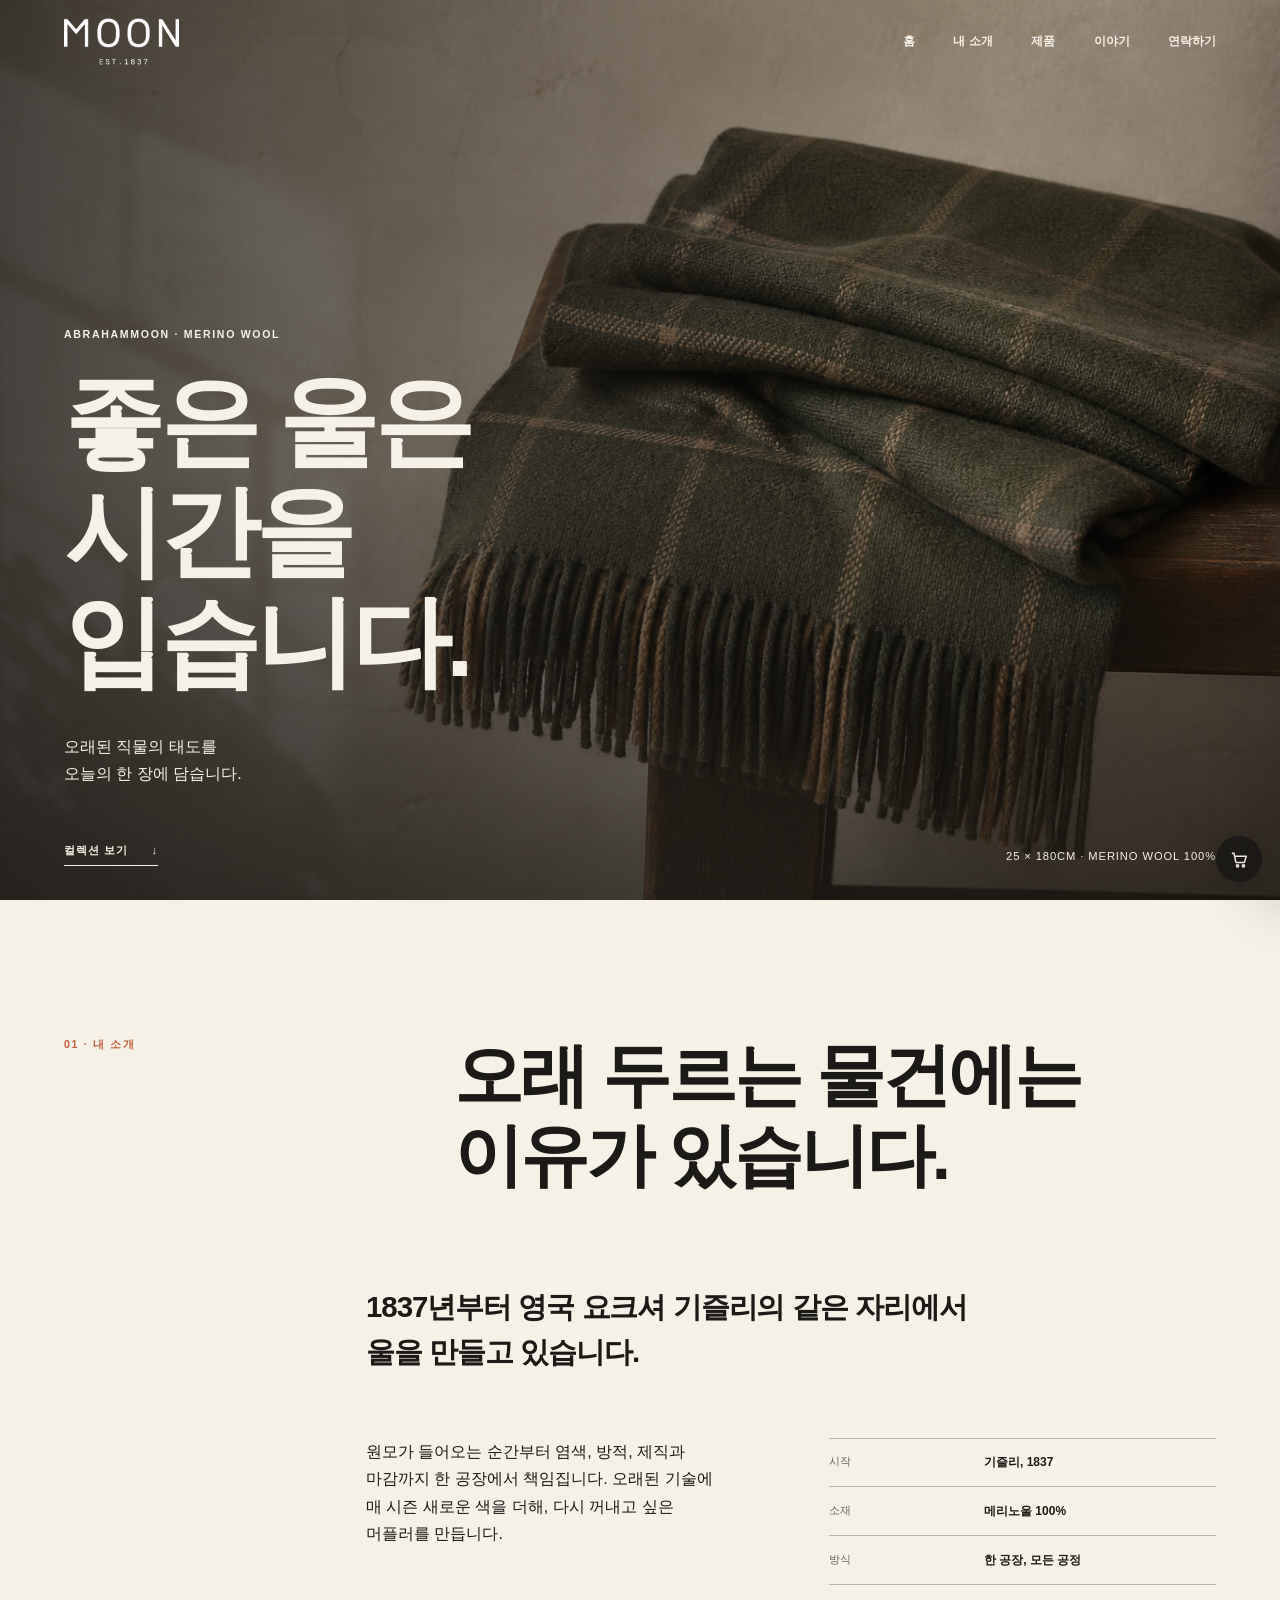
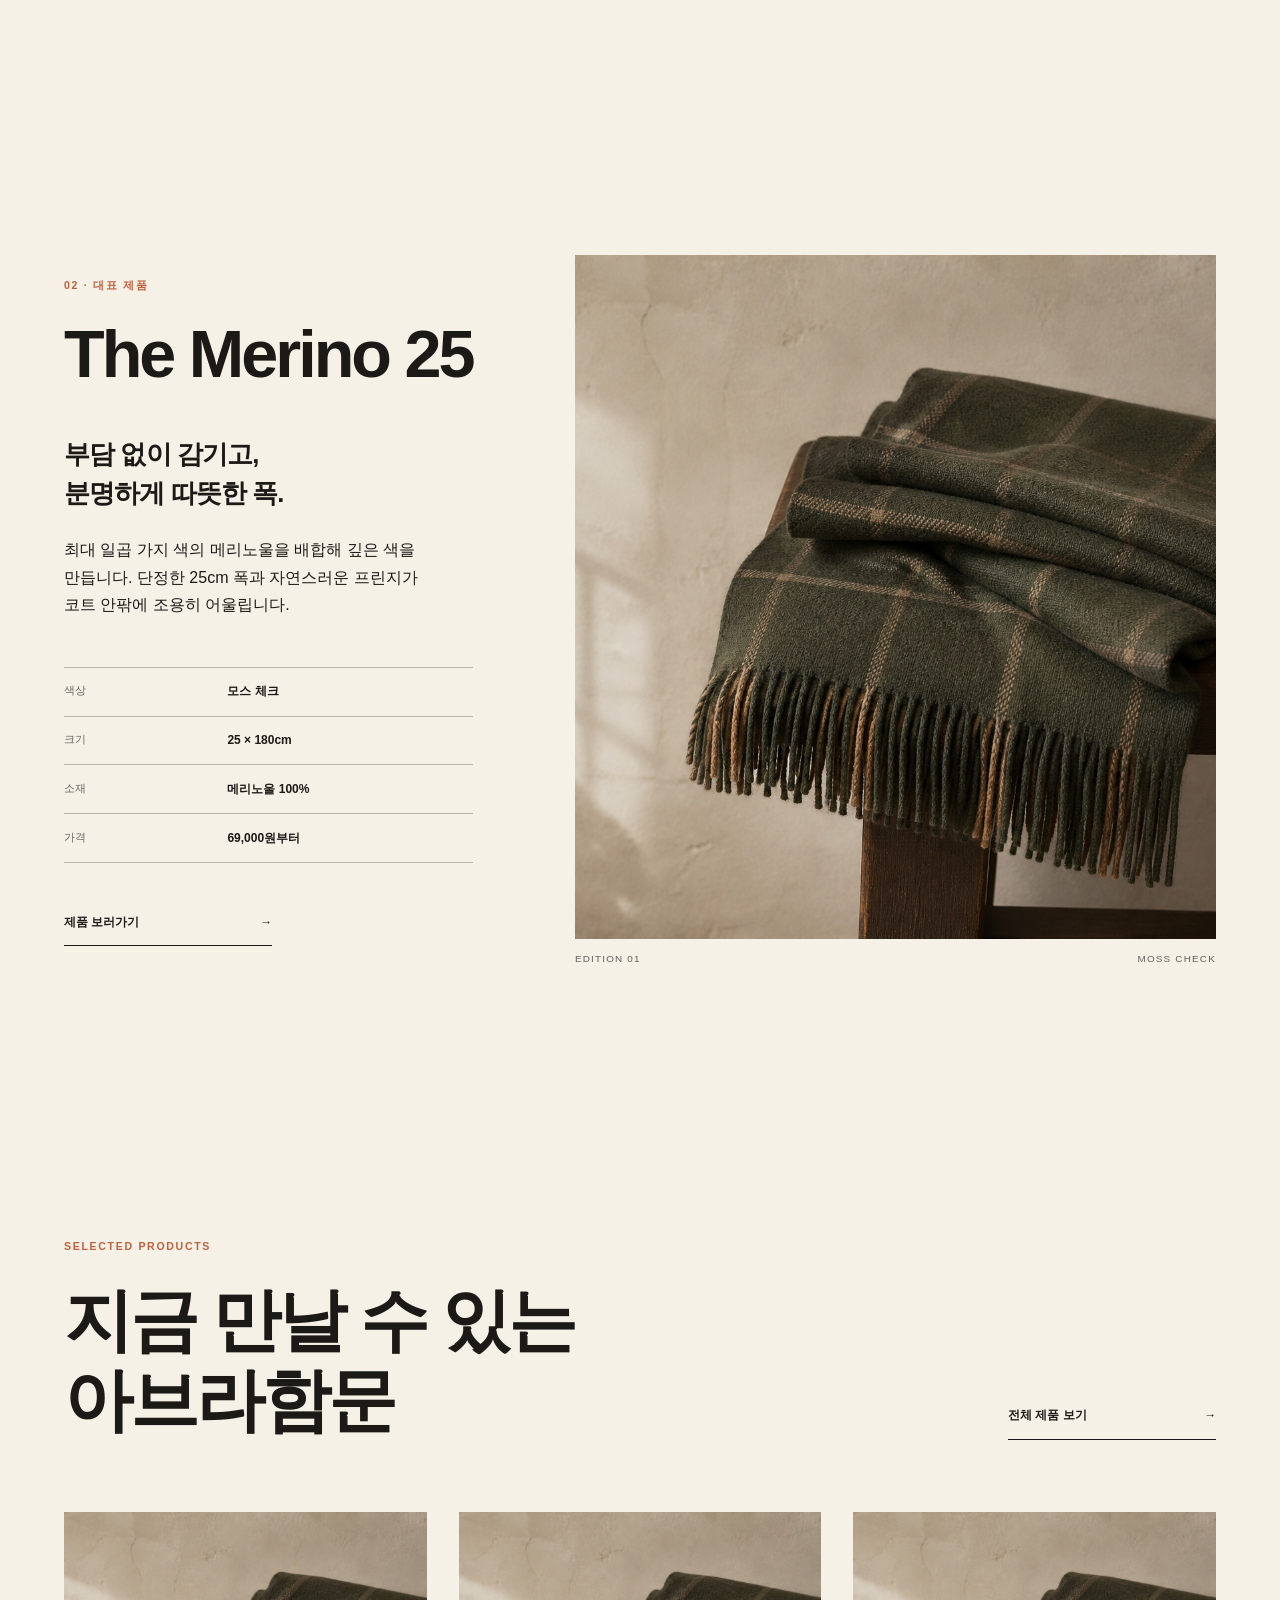
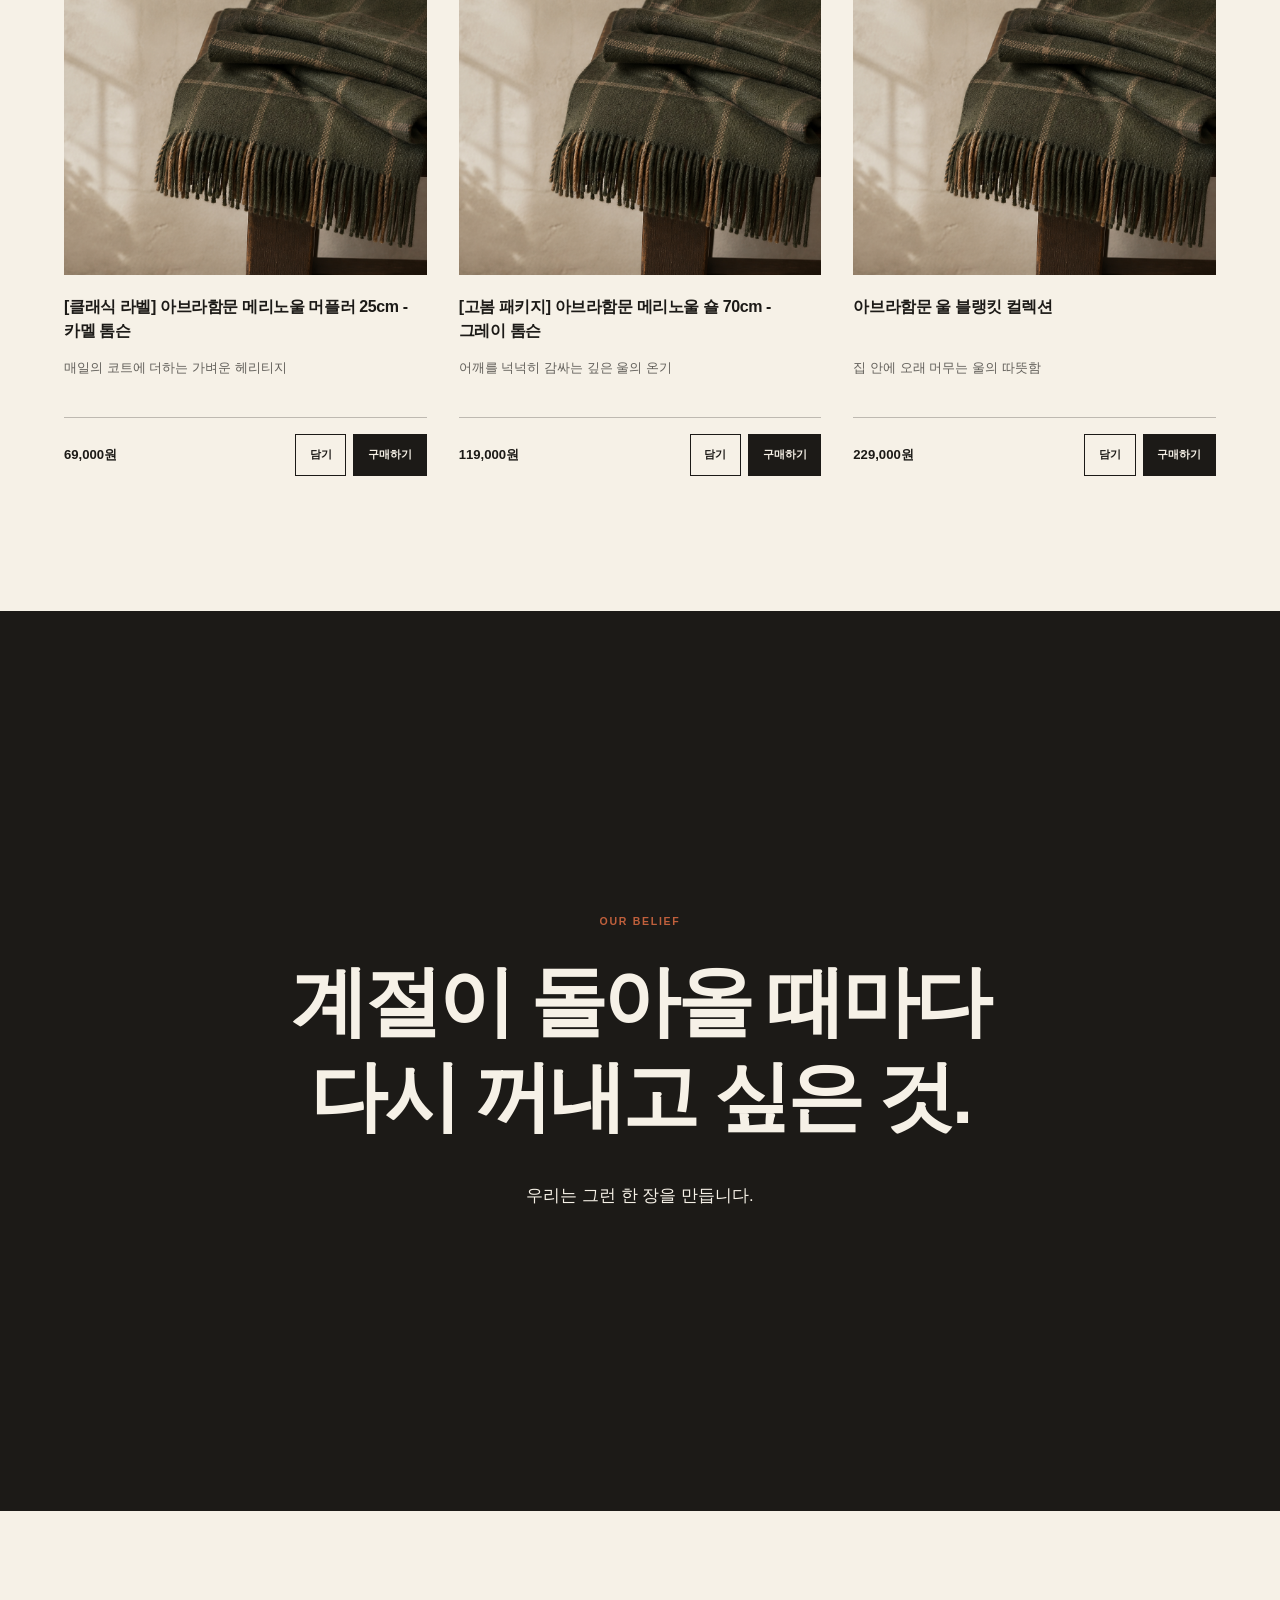
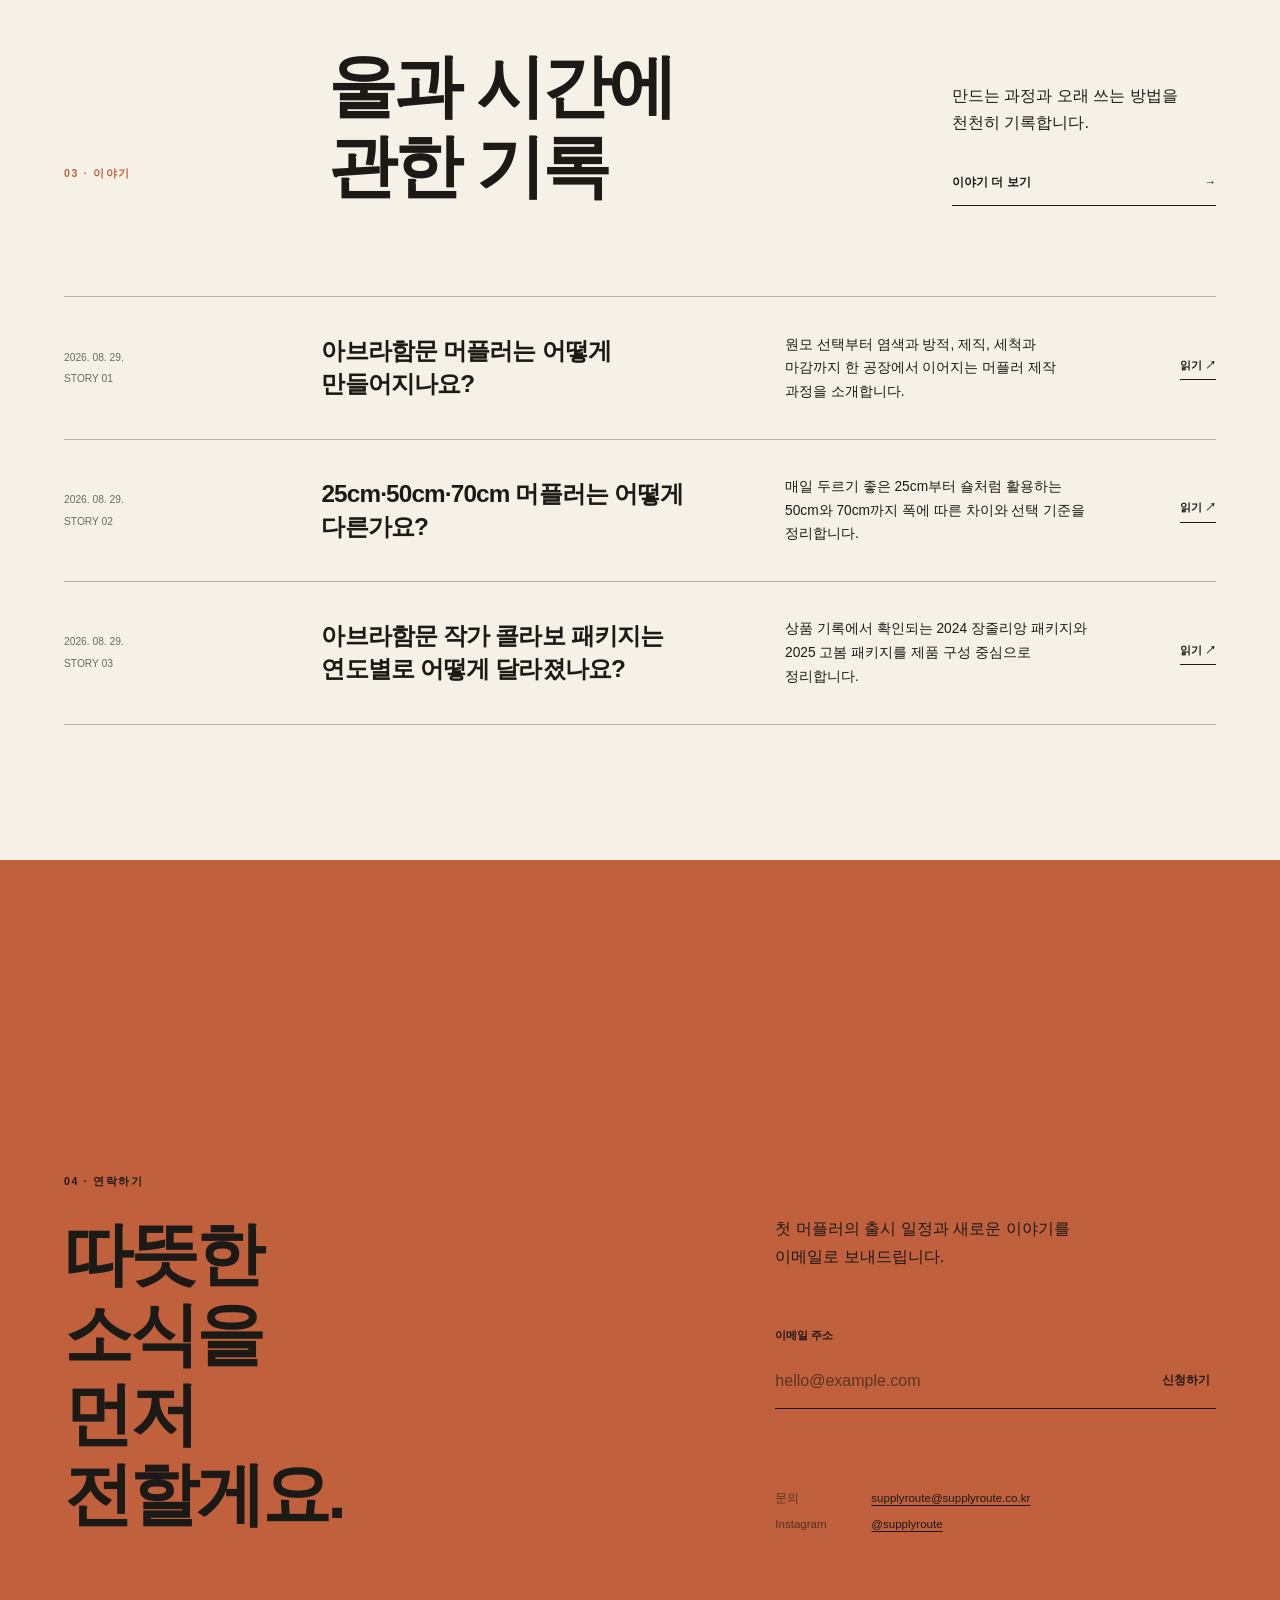
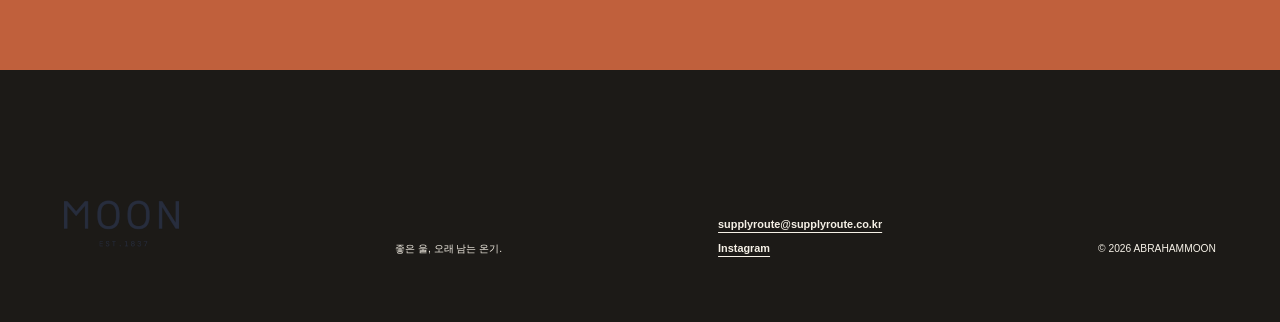
<file: index.html>
<!doctype html>
<html lang="ko">
<head>
  <meta charset="utf-8">
  <meta name="viewport" content="width=device-width, initial-scale=1">
  <meta name="google-site-verification" content="_J6cHB0h9uCOF76orli_g7ZYO8QkRP26V7AE0wf_xrk" />
  <meta name="description" content="좋은 울과 오래된 방식으로 만든 25cm 메리노울 머플러, 아브라함문.">
  <meta name="theme-color" content="#F6F1E7">
  <link rel="canonical" href="https://abrahammoon-muffler.vercel.app/">
  <meta property="og:title" content="아브라함문 — 좋은 울은 시간을 입습니다">
  <meta property="og:description" content="영국의 헤리티지를 오늘의 감각으로 풀어낸 25cm 메리노울 머플러.">
  <meta property="og:type" content="website">
  <meta property="og:url" content="https://abrahammoon-muffler.vercel.app/">
  <meta property="og:image" content="https://abrahammoon-muffler.vercel.app/assets/abrahammoon-merino-muffler.png">
  <title>아브라함문 — 메리노울 머플러 25cm</title>
  <link rel="stylesheet" href="styles.css">
  <script src="script.js" defer></script>
  <script src="products.js" defer></script>
  <script type="application/ld+json">{"@context":"https://schema.org","@graph":[{"@type":"Organization","name":"아브라함문","url":"https://abrahammoon-muffler.vercel.app/"},{"@type":"WebSite","name":"아브라함문","url":"https://abrahammoon-muffler.vercel.app/","inLanguage":"ko-KR"}]}</script>
  <link rel="stylesheet" href="assets/cart.css">
</head>
<body>
  <a class="skip-link" href="#main">본문으로 건너뛰기</a>

  <header class="site-header" data-header>
    <a class="wordmark" href="#home" aria-label="아브라함문 홈">
      <img class="wordmark-logo" src="assets/moon-logo.webp" alt="아브라함문" width="200" height="120">
    </a>
    <button class="menu-button" type="button" aria-expanded="false" aria-controls="site-nav" data-menu-button>
      <span>메뉴</span><span class="menu-icon" aria-hidden="true"></span>
    </button>
    <nav class="site-nav" id="site-nav" aria-label="주요 메뉴" data-nav>
      <a href="#home">홈</a>
      <a href="about.html">내 소개</a>
      <a href="products.html">제품</a>
      <a href="story/">이야기</a>
      <a href="contact.html">연락하기</a>
    </nav>
  </header>

  <main id="main">
    <section class="hero" id="home" aria-labelledby="hero-title">
      <img class="hero-image" src="assets/abrahammoon-merino-muffler.png" alt="나무 벤치 위에 놓인 모스 체크 메리노울 머플러" width="1536" height="1024">
      <div class="hero-scrim" aria-hidden="true"></div>
      <div class="hero-content reveal">
        <p class="eyebrow">Abrahammoon · Merino wool</p>
        <h1 id="hero-title">좋은 울은<br>시간을 입습니다.</h1>
        <p class="hero-intro">오래된 직물의 태도를<br>오늘의 한 장에 담습니다.</p>
      </div>
      <div class="hero-foot">
        <a href="products.html">컬렉션 보기 <span aria-hidden="true">↓</span></a>
        <p>25 × 180cm · Merino wool 100%</p>
      </div>
    </section>

    <section class="about" id="about" aria-labelledby="about-title">
      <div class="section-intro reveal">
        <p class="section-label">01 · 내 소개</p>
        <h2 id="about-title">오래 두르는 물건에는<br>이유가 있습니다.</h2>
      </div>
      <div class="about-body reveal">
        <p class="lead">1837년부터 영국 요크셔 기즐리의 같은 자리에서 울을 만들고 있습니다.</p>
        <div class="about-columns">
          <p>원모가 들어오는 순간부터 염색, 방적, 제직과 마감까지 한 공장에서 책임집니다. 오래된 기술에 매 시즌 새로운 색을 더해, 다시 꺼내고 싶은 머플러를 만듭니다.</p>
          <dl class="facts">
            <div><dt>시작</dt><dd>기즐리, 1837</dd></div>
            <div><dt>소재</dt><dd>메리노울 100%</dd></div>
            <div><dt>방식</dt><dd>한 공장, 모든 공정</dd></div>
          </dl>
        </div>
      </div>
    </section>

    <section class="product" id="product" aria-labelledby="product-title">
      <div class="product-copy reveal">
        <p class="section-label">02 · 대표 제품</p>
        <h2 id="product-title">The Merino 25</h2>
        <p class="lead">부담 없이 감기고,<br>분명하게 따뜻한 폭.</p>
        <p>최대 일곱 가지 색의 메리노울을 배합해 깊은 색을 만듭니다. 단정한 25cm 폭과 자연스러운 프린지가 코트 안팎에 조용히 어울립니다.</p>
        <dl class="product-specs">
          <div><dt>색상</dt><dd>모스 체크</dd></div>
          <div><dt>크기</dt><dd>25 × 180cm</dd></div>
          <div><dt>소재</dt><dd>메리노울 100%</dd></div>
          <div><dt>가격</dt><dd>69,000원부터</dd></div>
        </dl>
        <a class="text-link" href="products.html">제품 보러가기 <span aria-hidden="true">→</span></a>
      </div>
      <figure class="product-visual reveal">
        <img src="assets/abrahammoon-merino-muffler.png" alt="모스와 카멜 체크의 메리노울 머플러와 프린지 디테일" loading="lazy" width="1536" height="1024">
        <figcaption><span>Edition 01</span><span>Moss check</span></figcaption>
      </figure>
    </section>

    <section class="featured-products" aria-labelledby="featured-products-title">
      <div class="featured-products-heading reveal">
        <div>
          <p class="section-label">Selected products</p>
          <h2 id="featured-products-title">지금 만날 수 있는<br>아브라함문</h2>
        </div>
        <a class="text-link" href="products.html">전체 제품 보기 <span aria-hidden="true">→</span></a>
      </div>
      <div class="catalog-grid catalog-grid-featured" data-product-list data-featured data-limit="3">
        <p class="catalog-message">대표 제품을 불러오는 중입니다.</p>
      </div>
    </section>

    <section class="belief" aria-labelledby="belief-title">
      <div class="belief-inner reveal">
        <p class="section-label">Our belief</p>
        <h2 id="belief-title">계절이 돌아올 때마다<br>다시 꺼내고 싶은 것.</h2>
        <p>우리는 그런 한 장을 만듭니다.</p>
      </div>
    </section>

    <section class="journal" id="journal" aria-labelledby="journal-title">
      <div class="journal-heading reveal">
        <p class="section-label">03 · 이야기</p>
        <h2 id="journal-title">울과 시간에 관한 기록</h2>
        <div class="journal-heading-side">
          <p>만드는 과정과 오래 쓰는 방법을 천천히 기록합니다.</p>
          <a class="text-link" href="story/">이야기 더 보기 <span aria-hidden="true">→</span></a>
        </div>
      </div>
      <div class="journal-list" data-story-list>
        <p class="journal-message">최신 이야기를 불러오는 중입니다.</p>
      </div>
    </section>

    <section class="contact" id="contact" aria-labelledby="contact-title">
      <div class="contact-heading reveal">
        <p class="section-label">04 · 연락하기</p>
        <h2 id="contact-title">따뜻한 소식을<br>먼저 전할게요.</h2>
      </div>
      <div class="contact-body reveal">
        <p>첫 머플러의 출시 일정과 새로운 이야기를 이메일로 보내드립니다.</p>
        <form class="signup-form" data-signup-form>
          <label for="email">이메일 주소</label>
          <div class="input-row">
            <input id="email" name="email" type="email" autocomplete="email" placeholder="hello@example.com" required>
            <button type="submit">신청하기</button>
          </div>
          <p class="form-message" data-form-message aria-live="polite"></p>
        </form>
        <div class="contact-direct">
          <span>문의</span><a href="mailto:supplyroute@supplyroute.co.kr">supplyroute@supplyroute.co.kr</a>
          <span>Instagram</span><a href="https://www.instagram.com/supplyroute" target="_blank" rel="noopener noreferrer">@supplyroute</a>
        </div>
      </div>
    </section>
  </main>

  <footer class="site-footer">
    <a class="wordmark" href="#home"><img class="wordmark-logo" src="assets/moon-logo.webp" alt="아브라함문" width="200" height="120"></a>
    <p>좋은 울, 오래 남는 온기.</p>
    <div class="site-footer-contact">
      <a href="mailto:supplyroute@supplyroute.co.kr" target="_blank" rel="noopener noreferrer">supplyroute@supplyroute.co.kr</a>
      <a href="https://www.instagram.com/supplyroute" target="_blank" rel="noopener noreferrer">Instagram</a>
    </div>
    <p>© <span data-year></span> ABRAHAMMOON</p>
  </footer>
  <script src="assets/cart.js" defer></script>
</body>
</html>
</file>
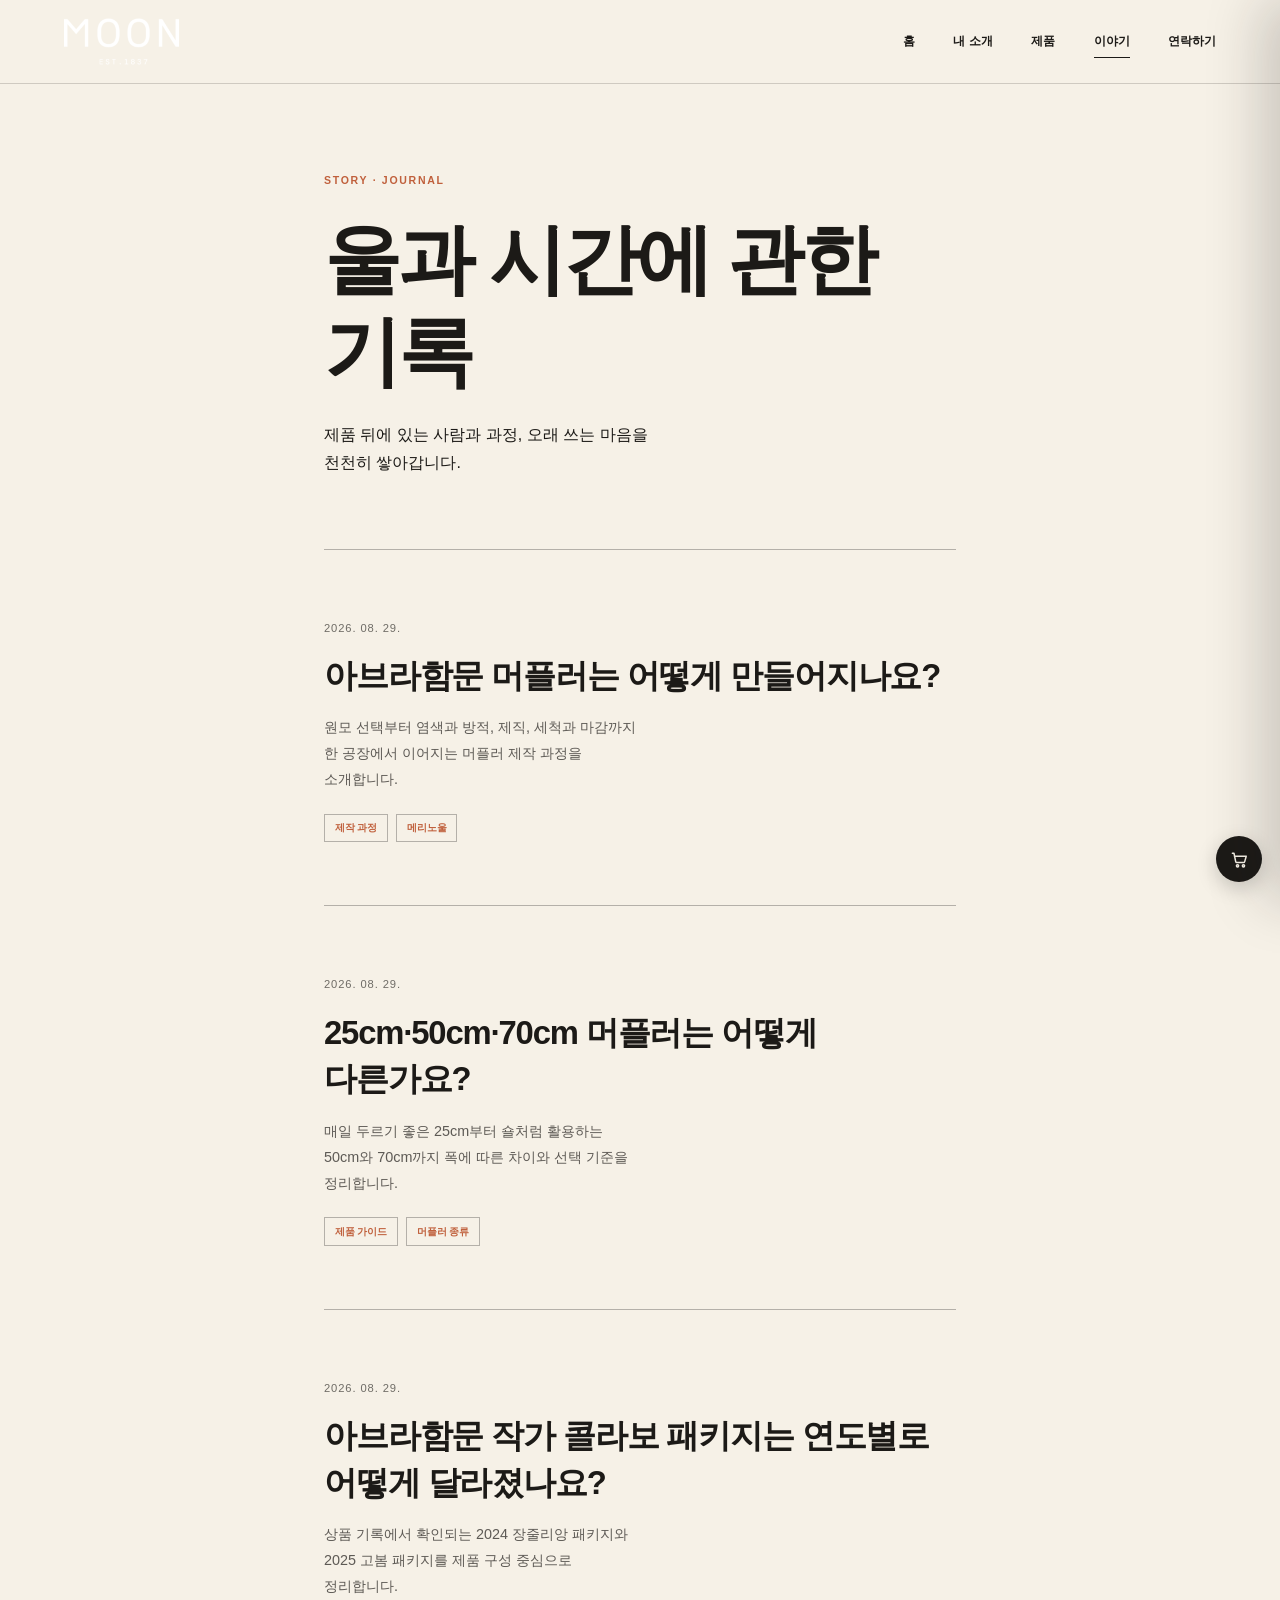
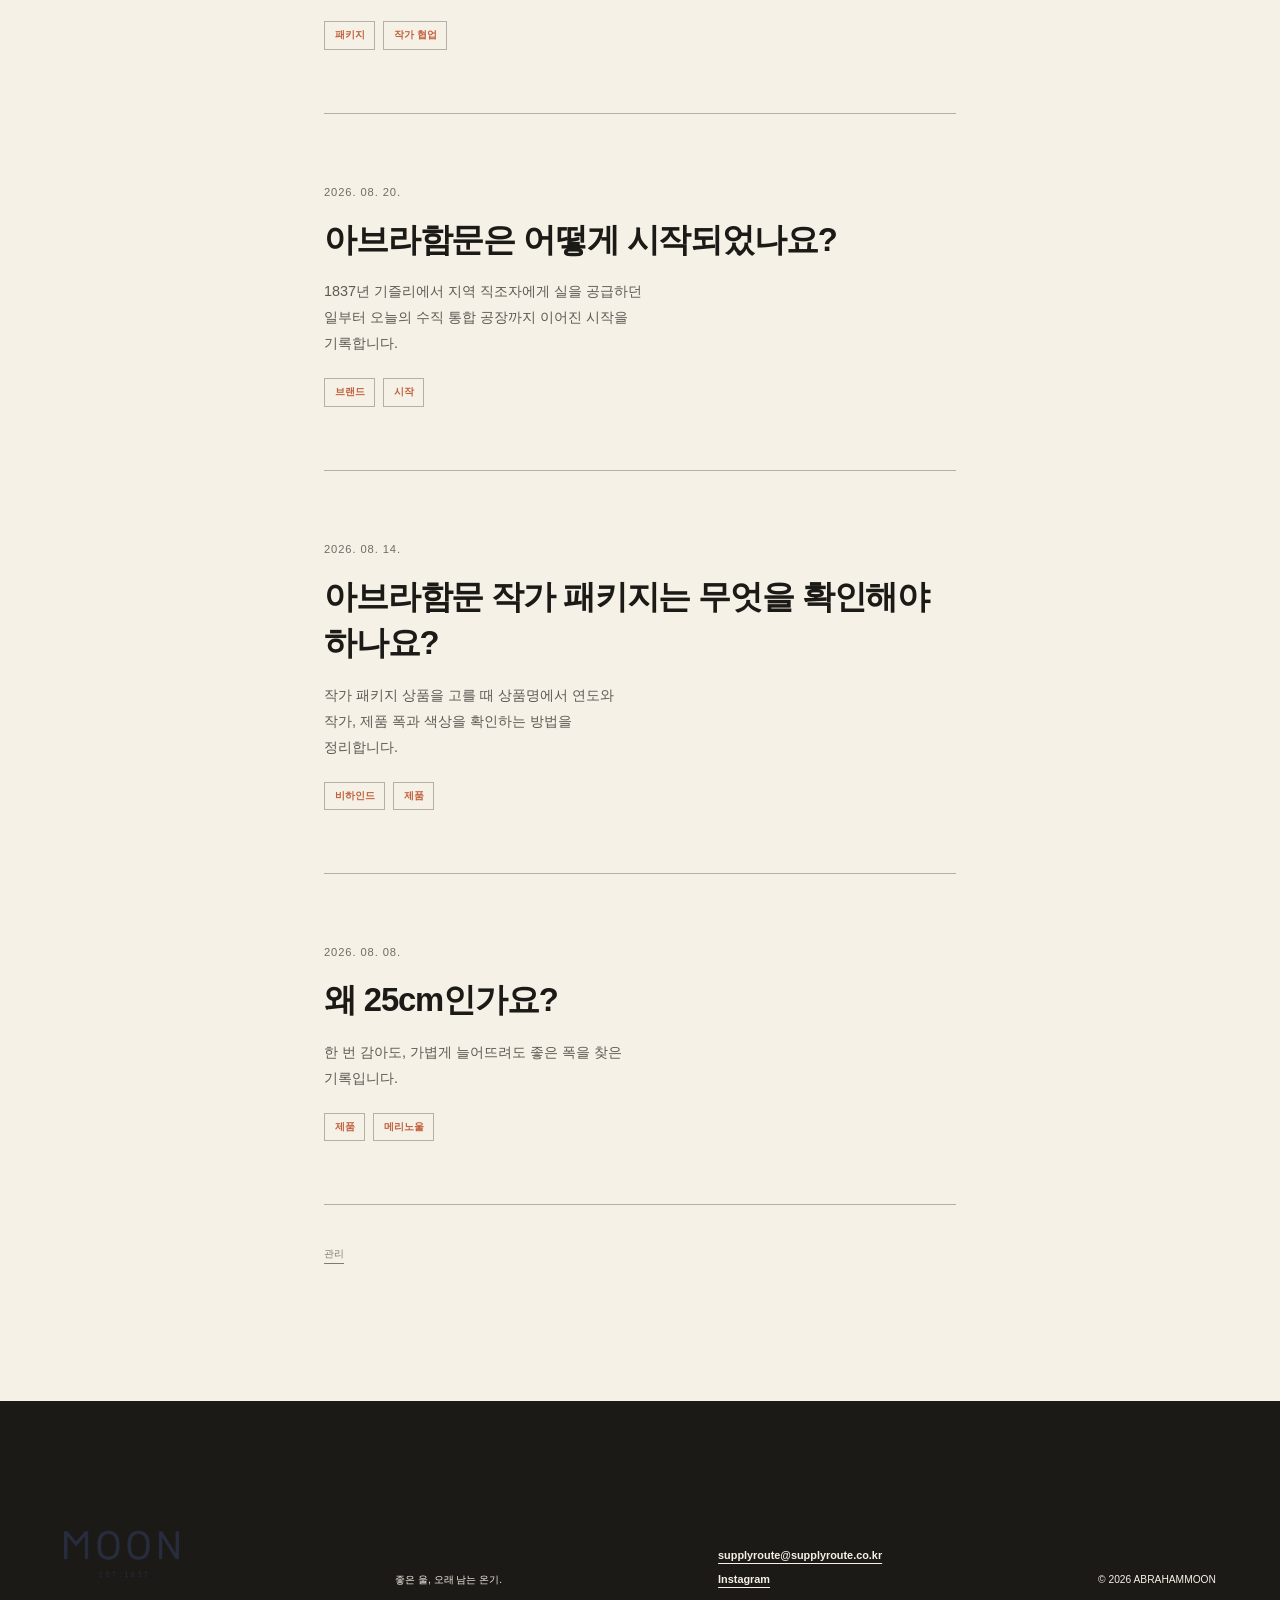
<file: story/index.html>
<!doctype html>
<html lang="ko">
<head>
  <meta charset="utf-8">
  <meta name="viewport" content="width=device-width, initial-scale=1">
  <meta name="google-site-verification" content="_J6cHB0h9uCOF76orli_g7ZYO8QkRP26V7AE0wf_xrk" />
  <meta name="description" content="아브라함문의 제품과 만드는 사람들의 이야기를 기록합니다.">
  <meta name="theme-color" content="#F6F1E7">
  <link rel="canonical" href="https://abrahammoon-muffler.vercel.app/story/">
  <meta property="og:type" content="website">
  <meta property="og:title" content="이야기 — 아브라함문">
  <meta property="og:description" content="아브라함문의 제품과 만드는 사람들의 이야기를 기록합니다.">
  <meta property="og:url" content="https://abrahammoon-muffler.vercel.app/story/">
  <meta property="og:image" content="https://abrahammoon-muffler.vercel.app/assets/abrahammoon-merino-muffler.png">
  <title>이야기 — 아브라함문</title>
  <link rel="stylesheet" href="../styles.css">
  <script src="../script.js" defer></script>
  <link rel="stylesheet" href="../assets/cart.css">
  <script type="application/ld+json">{"@context":"https://schema.org","@graph":[{"@type":"CollectionPage","name":"이야기 — 아브라함문","description":"아브라함문의 제품과 만드는 사람들의 이야기를 기록합니다.","url":"https://abrahammoon-muffler.vercel.app/story/","isPartOf":{"@type":"WebSite","name":"아브라함문","url":"https://abrahammoon-muffler.vercel.app/"}},{"@type":"BreadcrumbList","itemListElement":[{"@type":"ListItem","position":1,"name":"홈","item":"https://abrahammoon-muffler.vercel.app/"},{"@type":"ListItem","position":2,"name":"이야기","item":"https://abrahammoon-muffler.vercel.app/story/"}]}]}</script>
</head>
<body class="story-page">
  <a class="skip-link" href="#main">본문으로 건너뛰기</a>
  <header class="site-header is-scrolled" data-header>
    <a class="wordmark" href="../index.html" aria-label="아브라함문 홈">
      <img class="wordmark-logo" src="../assets/moon-logo.webp" alt="아브라함문" width="200" height="120">
    </a>
    <button class="menu-button" type="button" aria-expanded="false" aria-controls="site-nav" data-menu-button>
      <span>메뉴</span><span class="menu-icon" aria-hidden="true"></span>
    </button>
    <nav class="site-nav" id="site-nav" aria-label="주요 메뉴" data-nav>
      <a href="../index.html#home">홈</a>
      <a href="../about.html">내 소개</a>
      <a href="../products.html">제품</a>
      <a href="./" aria-current="page">이야기</a>
      <a href="../contact.html">연락하기</a>
    </nav>
  </header>

  <main id="main" class="story-shell">
    <section class="story-list-hero reveal">
      <p class="section-label">Story · Journal</p>
      <h1>울과 시간에 관한 기록</h1>
      <p>제품 뒤에 있는 사람과 과정, 오래 쓰는 마음을 천천히 쌓아갑니다.</p>
    </section>
    <ul class="story-list" data-blog-list>
      <li class="story-empty">이야기를 불러오는 중입니다.</li>
    </ul>
    <a class="story-admin-link" href="admin.html">관리</a>
  </main>
  <footer class="site-footer">
    <a class="wordmark" href="../index.html"><img class="wordmark-logo" src="../assets/moon-logo.webp" alt="아브라함문" width="200" height="120"></a>
    <p>좋은 울, 오래 남는 온기.</p>
    <div class="site-footer-contact">
      <a href="mailto:supplyroute@supplyroute.co.kr" target="_blank" rel="noopener noreferrer">supplyroute@supplyroute.co.kr</a>
      <a href="https://www.instagram.com/supplyroute" target="_blank" rel="noopener noreferrer">Instagram</a>
    </div>
    <p>© <span data-year></span> ABRAHAMMOON</p>
  </footer>

  <script>
  (function () {
    var list = document.querySelector('[data-blog-list]');
    function formatDate(value) {
      var date = new Date(String(value || '') + 'T00:00:00');
      if (isNaN(date.getTime())) return value || '';
      return new Intl.DateTimeFormat('ko-KR', { year: 'numeric', month: '2-digit', day: '2-digit' }).format(date);
    }
    function hrefOf(post) {
      return post.url ? String(post.url) : 'post.html?id=' + encodeURIComponent(post.id || '');
    }
    function render(posts) {
      if (!Array.isArray(posts) || !posts.length) {
        var empty = document.createElement('li');
        empty.className = 'story-empty';
        empty.textContent = '첫 번째 이야기를 준비하고 있습니다.';
        list.replaceChildren(empty);
        return;
      }
      var items = posts.slice().sort(function (a, b) {
        return String(b.date || '').localeCompare(String(a.date || ''));
      }).map(function (post) {
        var item = document.createElement('li');
        item.className = 'story-card reveal is-visible';
        var link = document.createElement('a');
        link.href = hrefOf(post);
        var time = document.createElement('time');
        time.dateTime = post.date || '';
        time.textContent = formatDate(post.date);
        var title = document.createElement('h2');
        title.textContent = post.title || '(제목 없음)';
        link.append(time, title);
        if (post.summary) {
          var summary = document.createElement('p');
          summary.className = 'story-card-summary';
          summary.textContent = post.summary;
          link.append(summary);
        }
        if (Array.isArray(post.tags) && post.tags.length) {
          var tags = document.createElement('div');
          tags.className = 'story-tags';
          post.tags.forEach(function (value) {
            var tag = document.createElement('span');
            tag.className = 'story-tag';
            tag.textContent = value;
            tags.append(tag);
          });
          link.append(tags);
        }
        item.append(link);
        return item;
      });
      list.replaceChildren.apply(list, items);
    }
    fetch('posts.json', { cache: 'no-store' })
      .then(function (response) { if (!response.ok) throw new Error(response.status); return response.json(); })
      .then(render)
      .catch(function (error) {
        var message = document.createElement('li');
        message.className = 'story-empty';
        message.textContent = '이야기를 불러오지 못했습니다. 잠시 후 다시 확인해주세요.';
        list.replaceChildren(message);
        console.error(error);
      });
  }());
  </script>
  <script src="../assets/cart.js" defer></script>
</body>
</html>
</file>
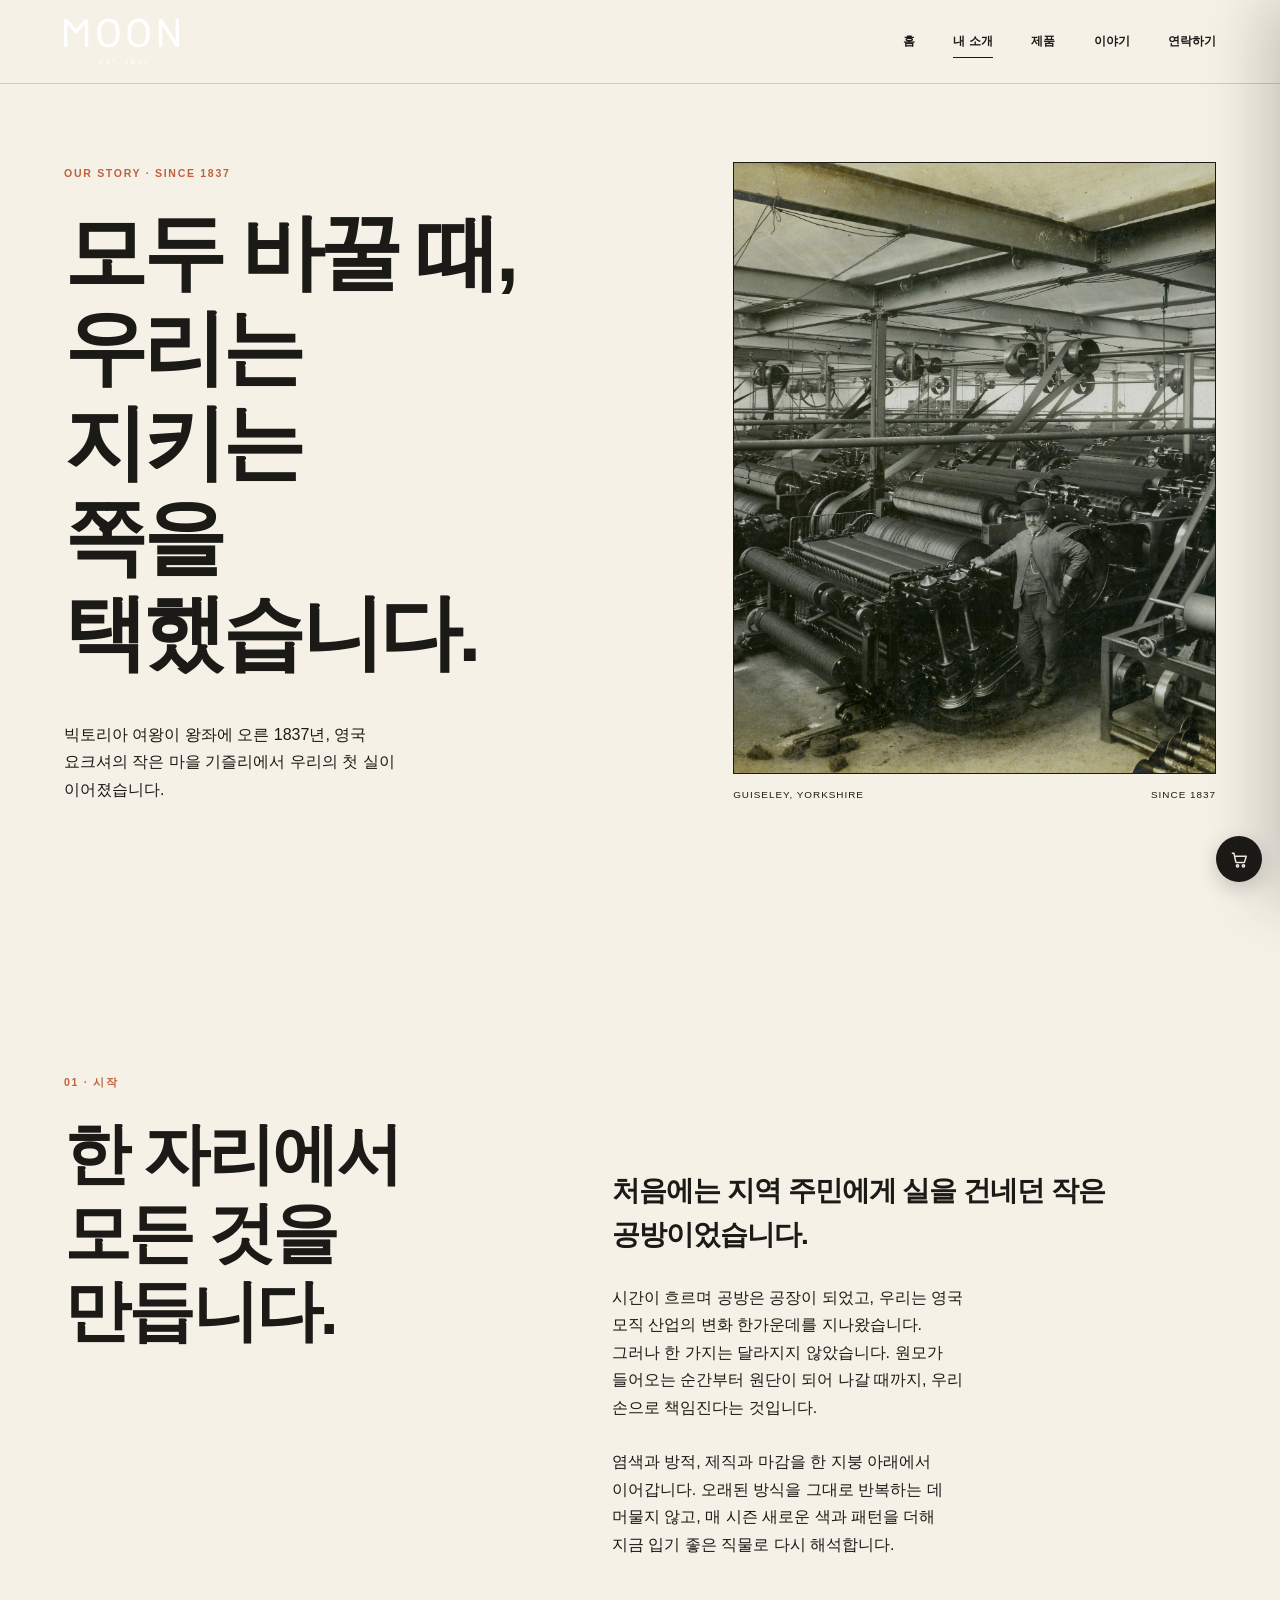
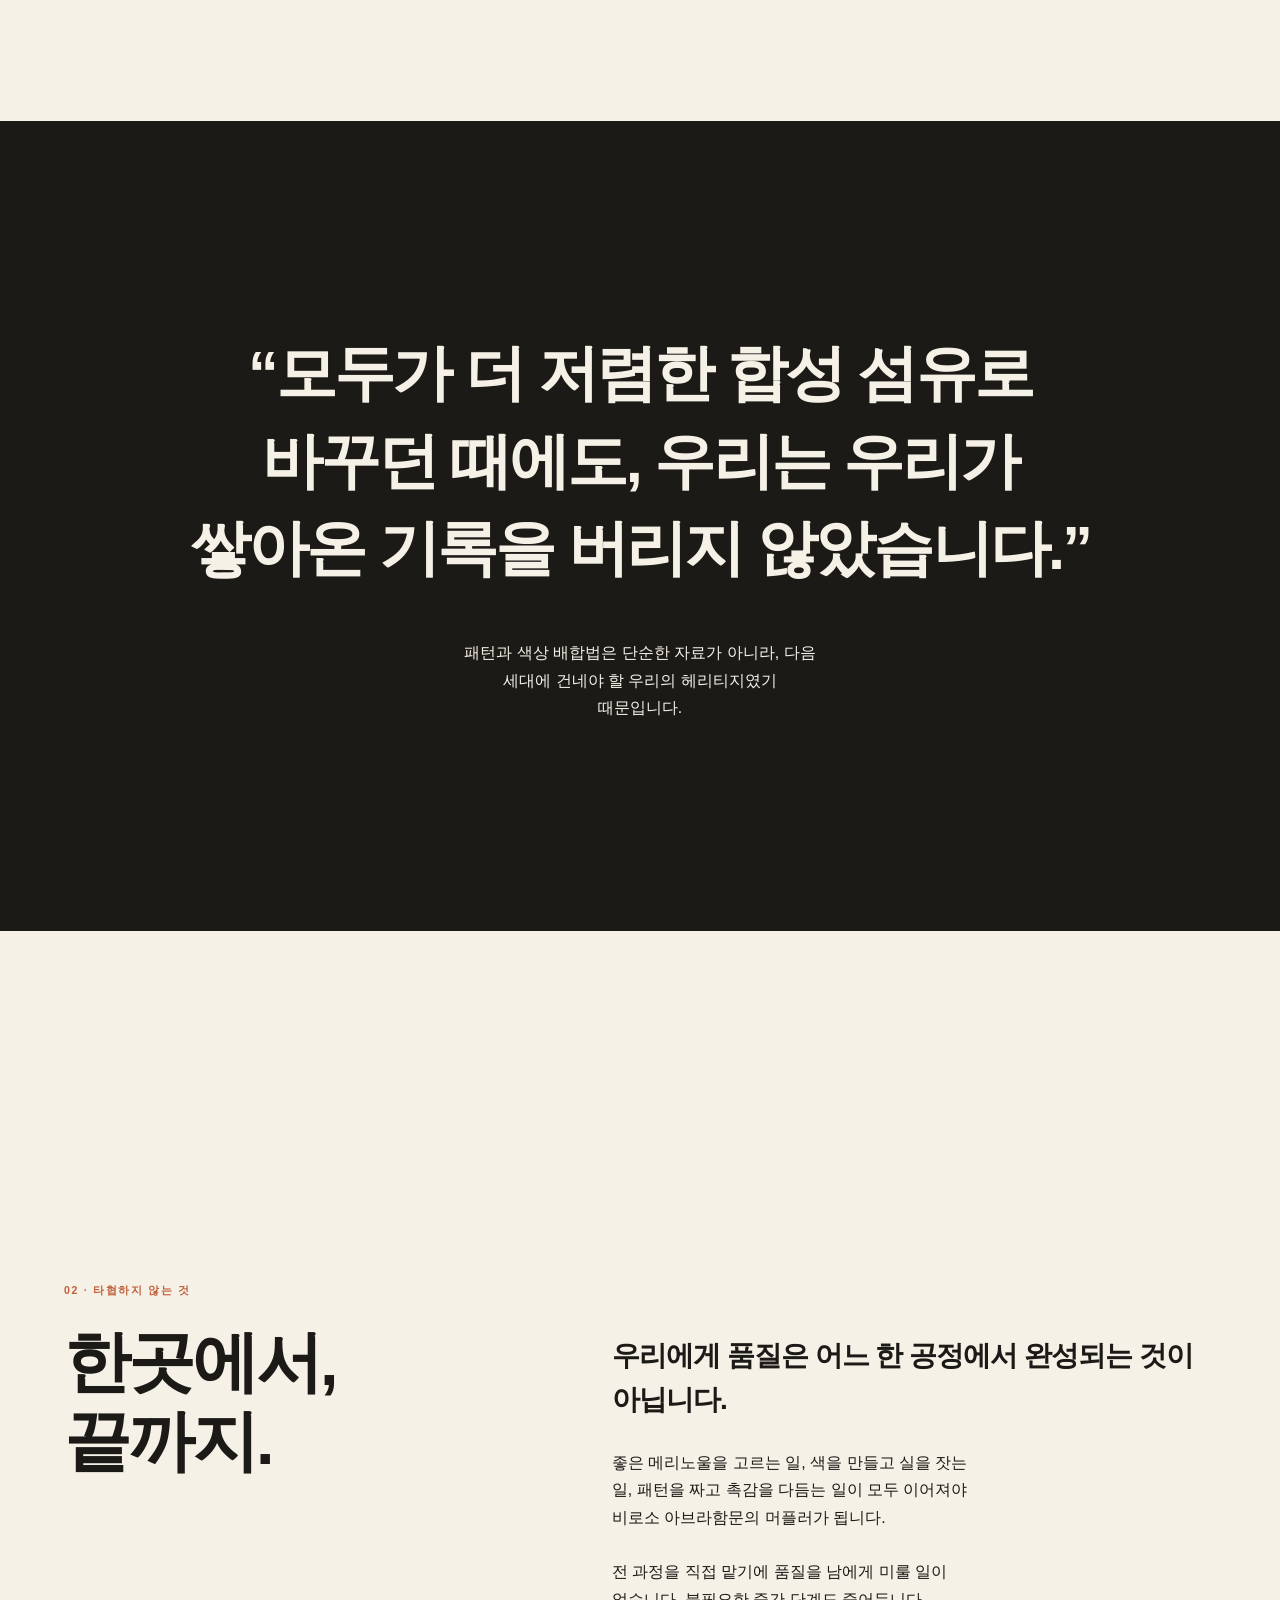
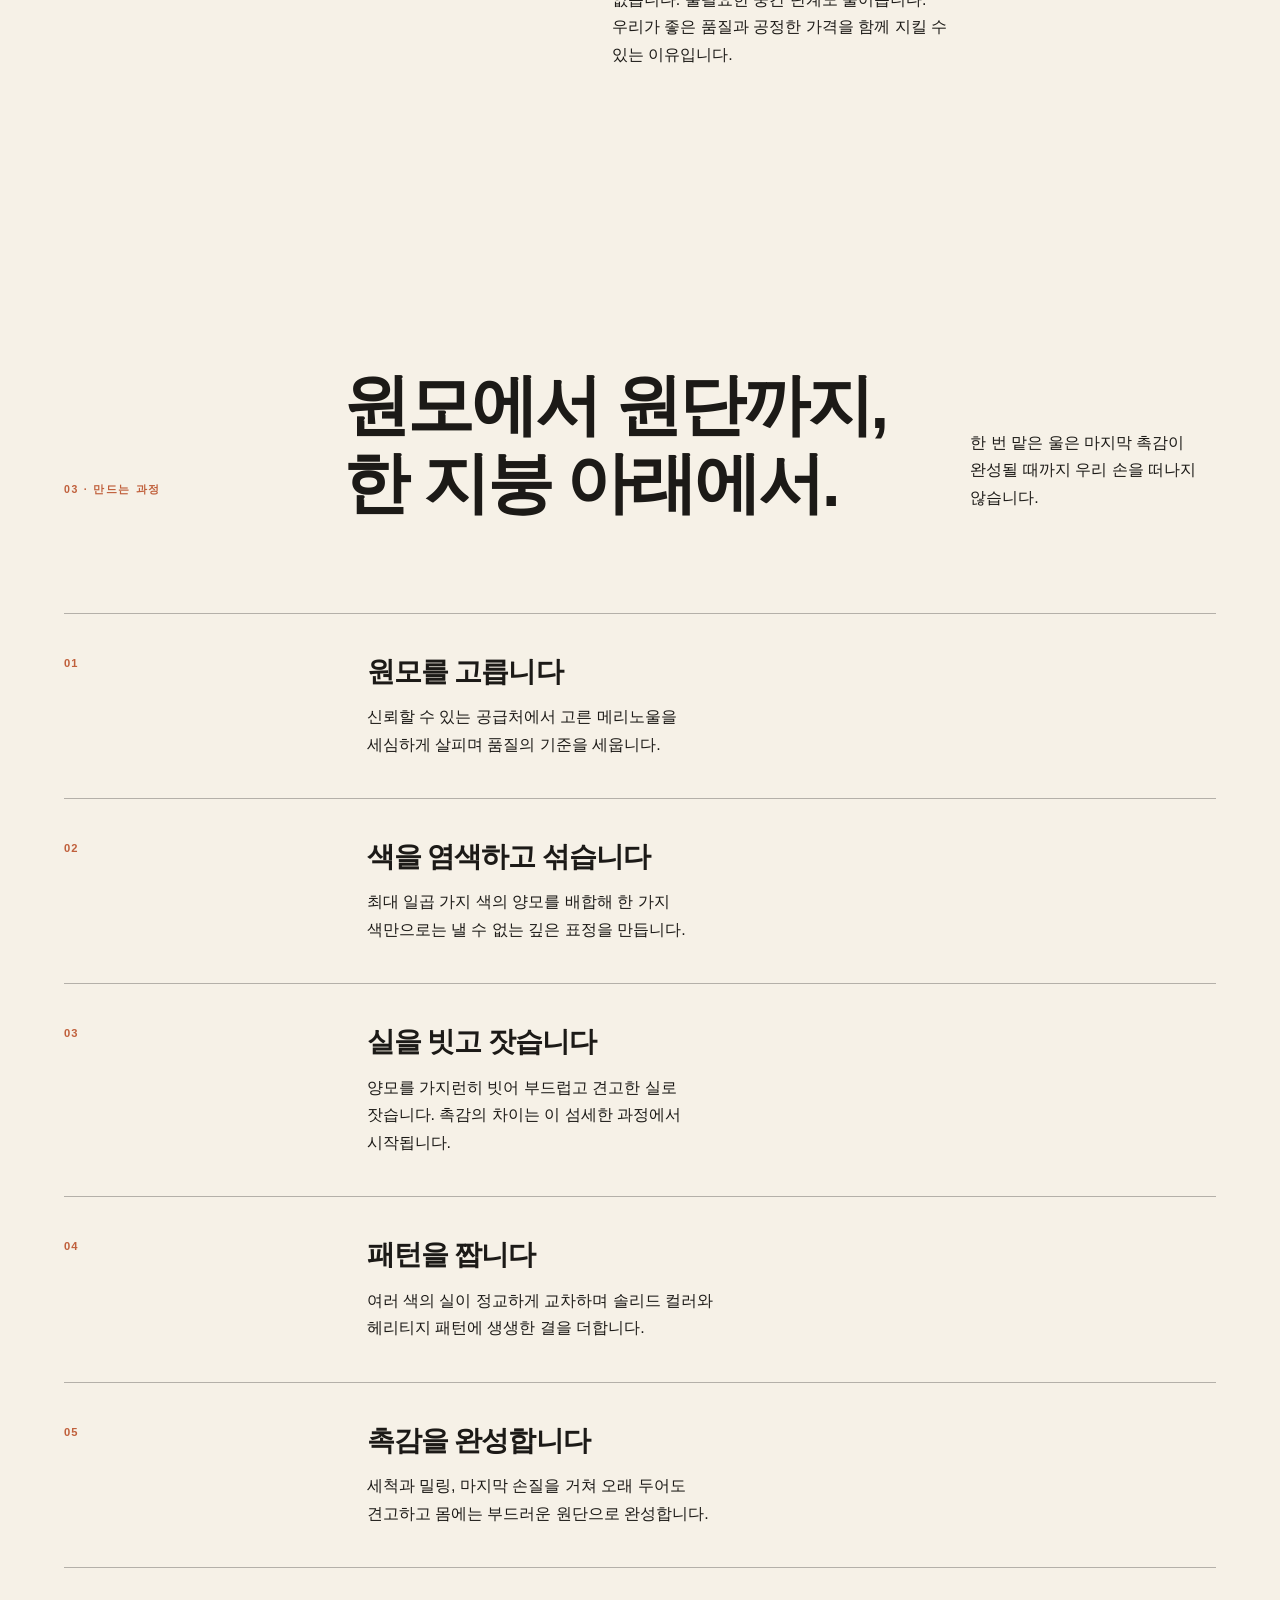
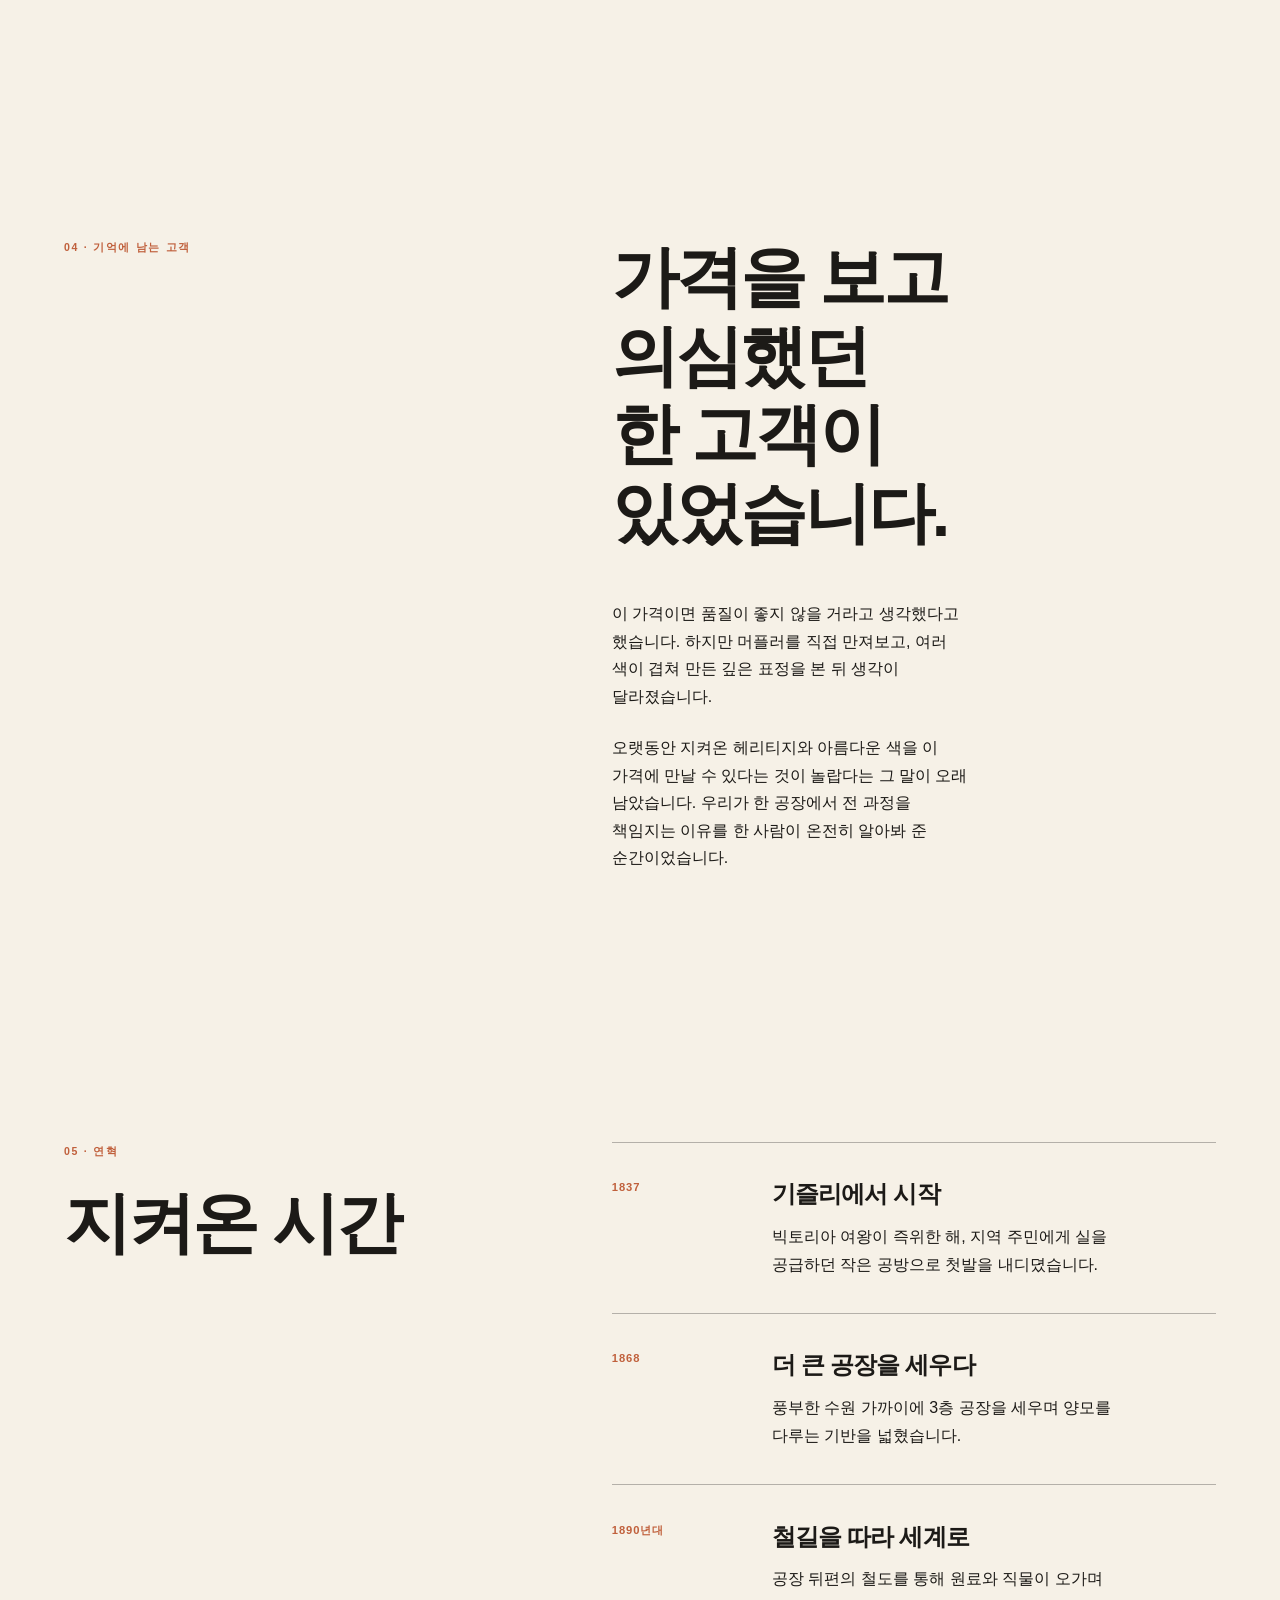
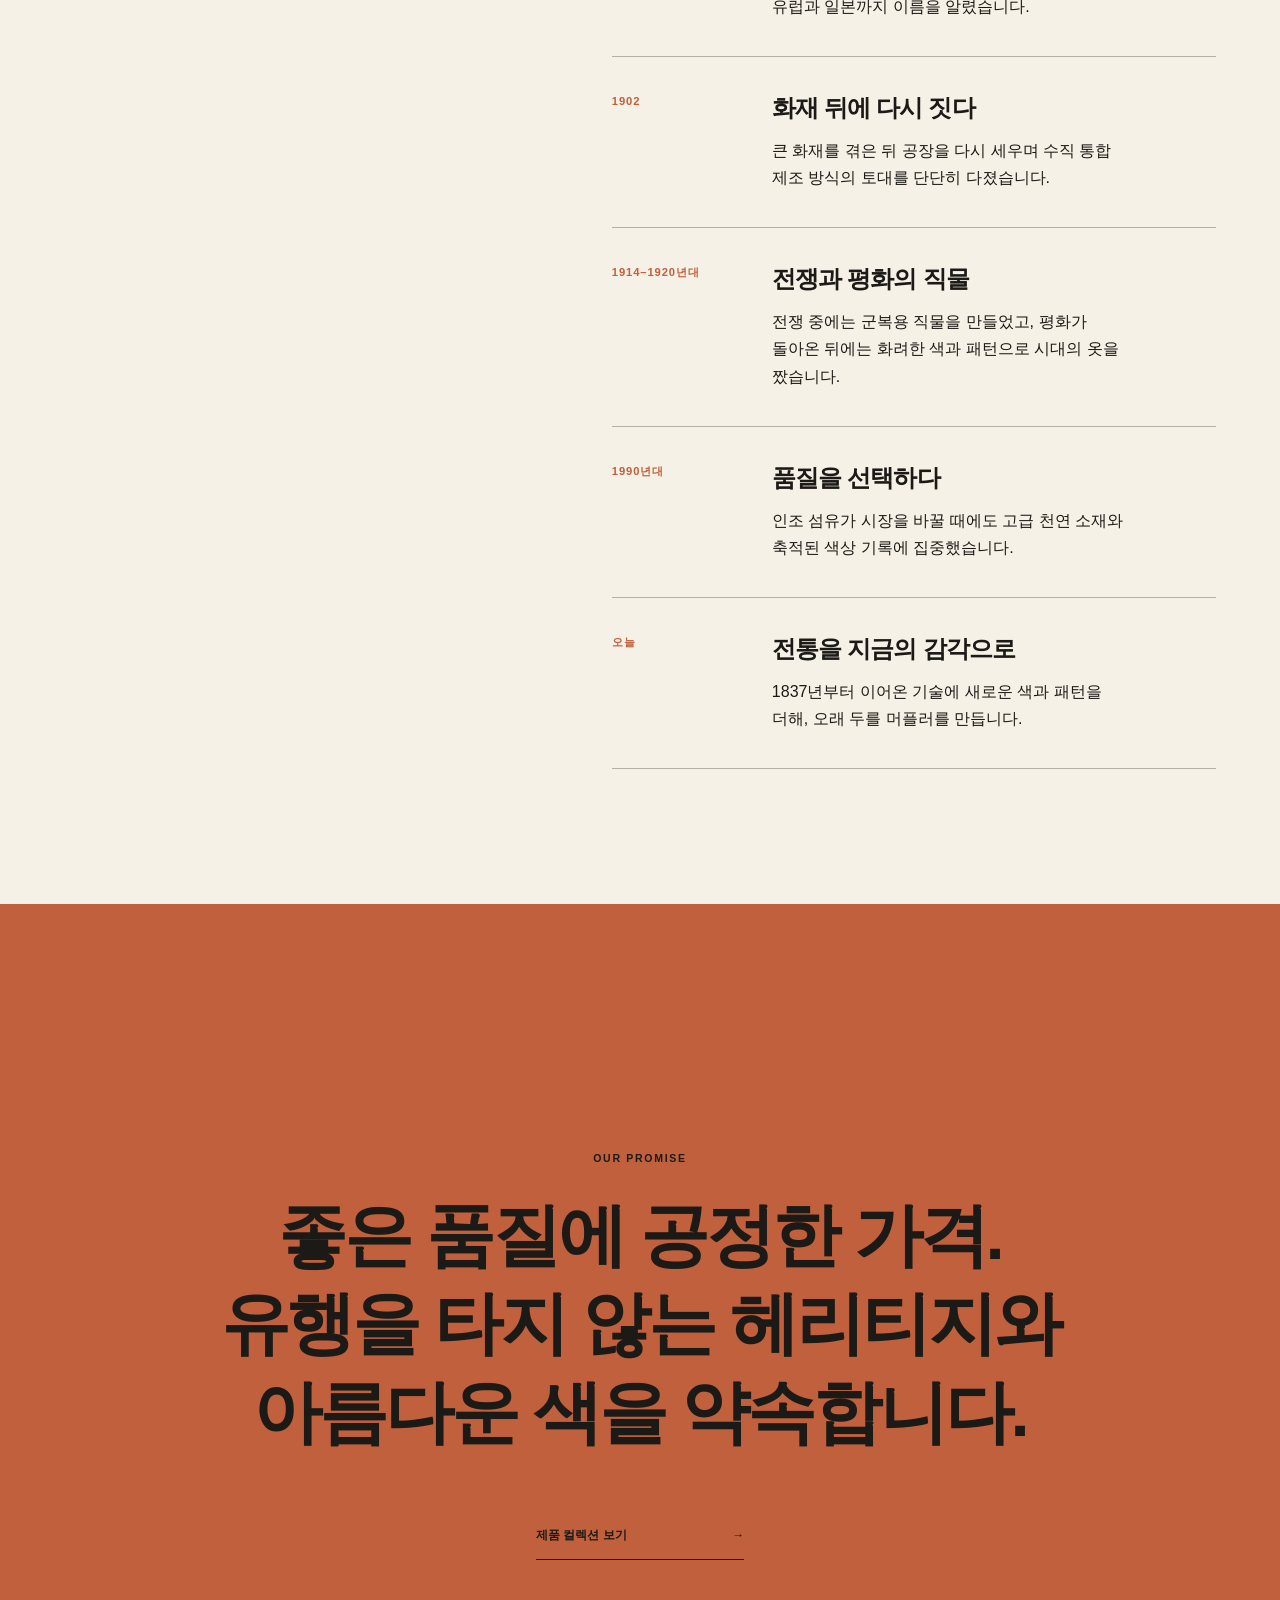
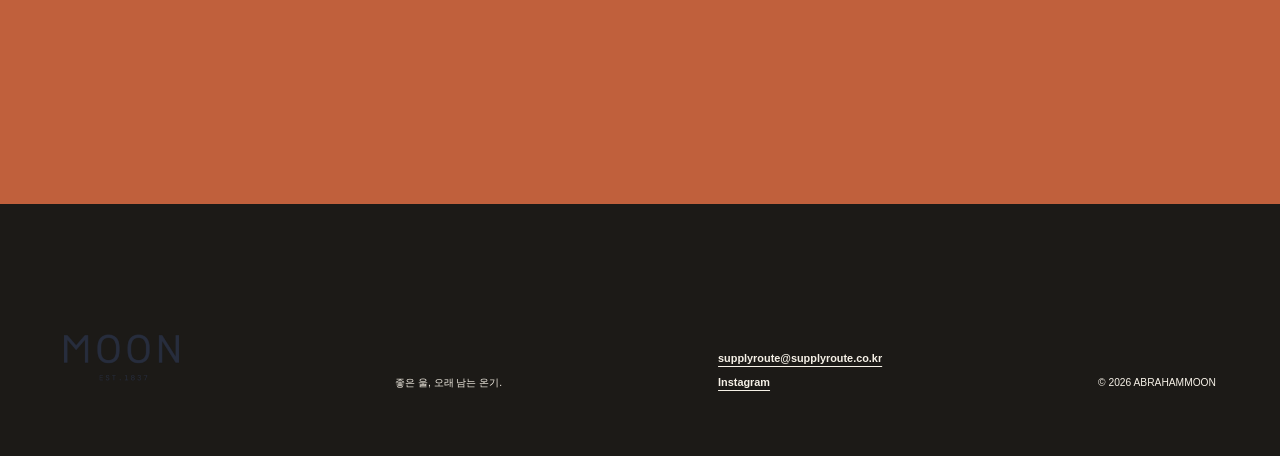
<file: about.html>
<!doctype html>
<html lang="ko">
<head>
  <meta charset="utf-8">
  <meta name="viewport" content="width=device-width, initial-scale=1">
  <meta name="google-site-verification" content="_J6cHB0h9uCOF76orli_g7ZYO8QkRP26V7AE0wf_xrk" />
  <meta name="description" content="1837년 영국 요크셔 기즐리에서 시작한 아브라함문의 이야기.">
  <meta name="theme-color" content="#F6F1E7">
  <link rel="canonical" href="https://abrahammoon-muffler.vercel.app/about.html">
  <meta property="og:title" content="아브라함문 이야기 — 우리는 지키는 쪽을 택했습니다">
  <meta property="og:description" content="한 공장에서 모든 과정을 책임지며 지켜온 울과 색, 그리고 공정한 가격의 약속.">
  <meta property="og:type" content="website">
  <meta property="og:url" content="https://abrahammoon-muffler.vercel.app/about.html">
  <meta property="og:image" content="https://abrahammoon-muffler.vercel.app/assets/abrahammoon-guiseley-mill-heritage.jpg">
  <title>내 소개 — 아브라함문</title>
  <link rel="stylesheet" href="styles.css">
  <script src="script.js" defer></script>
  <link rel="stylesheet" href="assets/cart.css">
  <script type="application/ld+json">{"@context":"https://schema.org","@type":"AboutPage","name":"내 소개 — 아브라함문","description":"1837년 영국 요크셔 기즐리에서 시작한 아브라함문의 이야기.","url":"https://abrahammoon-muffler.vercel.app/about.html","isPartOf":{"@type":"WebSite","name":"아브라함문","url":"https://abrahammoon-muffler.vercel.app/"},"about":{"@type":"Brand","name":"아브라함문","description":"1837년부터 영국 요크셔 기즐리에서 울 원단을 만들어 온 브랜드"}}</script>
</head>
<body class="about-page">
  <a class="skip-link" href="#main">본문으로 건너뛰기</a>

  <header class="site-header is-scrolled" data-header>
    <a class="wordmark" href="index.html" aria-label="아브라함문 홈">
      <img class="wordmark-logo" src="assets/moon-logo.webp" alt="아브라함문" width="200" height="120">
    </a>
    <button class="menu-button" type="button" aria-expanded="false" aria-controls="site-nav" data-menu-button>
      <span>메뉴</span><span class="menu-icon" aria-hidden="true"></span>
    </button>
    <nav class="site-nav" id="site-nav" aria-label="주요 메뉴" data-nav>
      <a href="index.html#home">홈</a>
      <a href="about.html" aria-current="page">내 소개</a>
      <a href="products.html">제품</a>
      <a href="story/">이야기</a>
      <a href="contact.html">연락하기</a>
    </nav>
  </header>

  <main id="main">
    <section class="founder-hero" aria-labelledby="founder-title">
      <div class="founder-hero-copy reveal">
        <p class="section-label">Our story · Since 1837</p>
        <h1 id="founder-title">모두 바꿀 때,<br>우리는 지키는<br>쪽을 택했습니다.</h1>
        <p>빅토리아 여왕이 왕좌에 오른 1837년, 영국 요크셔의 작은 마을 기즐리에서 우리의 첫 실이 이어졌습니다.</p>
      </div>
      <figure class="founder-portrait reveal">
        <img class="portrait-image" src="assets/abrahammoon-guiseley-mill-heritage.jpg" alt="기즐리 모직 공장 안의 직조기와 작업자들" width="2417" height="1797">
        <figcaption><span>Guiseley, Yorkshire</span><span>Since 1837</span></figcaption>
      </figure>
    </section>

    <section class="story-chapter" aria-labelledby="beginning-title">
      <div class="chapter-heading reveal">
        <p class="section-label">01 · 시작</p>
        <h2 id="beginning-title">한 자리에서<br>모든 것을 만듭니다.</h2>
      </div>
      <div class="story-copy reveal">
        <p class="story-lead">처음에는 지역 주민에게 실을 건네던 작은 공방이었습니다.</p>
        <p>시간이 흐르며 공방은 공장이 되었고, 우리는 영국 모직 산업의 변화 한가운데를 지나왔습니다. 그러나 한 가지는 달라지지 않았습니다. 원모가 들어오는 순간부터 원단이 되어 나갈 때까지, 우리 손으로 책임진다는 것입니다.</p>
        <p>염색과 방적, 제직과 마감을 한 지붕 아래에서 이어갑니다. 오래된 방식을 그대로 반복하는 데 머물지 않고, 매 시즌 새로운 색과 패턴을 더해 지금 입기 좋은 직물로 다시 해석합니다.</p>
      </div>
    </section>

    <section class="story-quote" aria-label="아브라함문의 선택">
      <blockquote class="reveal">
        “모두가 더 저렴한 합성 섬유로<br>바꾸던 때에도, 우리는 우리가<br>쌓아온 기록을 버리지 않았습니다.”
      </blockquote>
      <p>패턴과 색상 배합법은 단순한 자료가 아니라, 다음 세대에 건네야 할 우리의 헤리티지였기 때문입니다.</p>
    </section>

    <section class="story-chapter principle-chapter" aria-labelledby="principle-title">
      <div class="chapter-heading reveal">
        <p class="section-label">02 · 타협하지 않는 것</p>
        <h2 id="principle-title">한곳에서,<br>끝까지.</h2>
      </div>
      <div class="story-copy reveal">
        <p class="story-lead">우리에게 품질은 어느 한 공정에서 완성되는 것이 아닙니다.</p>
        <p>좋은 메리노울을 고르는 일, 색을 만들고 실을 잣는 일, 패턴을 짜고 촉감을 다듬는 일이 모두 이어져야 비로소 아브라함문의 머플러가 됩니다.</p>
        <p>전 과정을 직접 맡기에 품질을 남에게 미룰 일이 없습니다. 불필요한 중간 단계도 줄어듭니다. 우리가 좋은 품질과 공정한 가격을 함께 지킬 수 있는 이유입니다.</p>
      </div>
    </section>

    <section class="making-section" aria-labelledby="making-title">
      <div class="making-heading reveal">
        <p class="section-label">03 · 만드는 과정</p>
        <h2 id="making-title">원모에서 원단까지,<br>한 지붕 아래에서.</h2>
        <p>한 번 맡은 울은 마지막 촉감이 완성될 때까지 우리 손을 떠나지 않습니다.</p>
      </div>
      <ol class="making-steps">
        <li class="reveal"><span>01</span><div><h3>원모를 고릅니다</h3><p>신뢰할 수 있는 공급처에서 고른 메리노울을 세심하게 살피며 품질의 기준을 세웁니다.</p></div></li>
        <li class="reveal"><span>02</span><div><h3>색을 염색하고 섞습니다</h3><p>최대 일곱 가지 색의 양모를 배합해 한 가지 색만으로는 낼 수 없는 깊은 표정을 만듭니다.</p></div></li>
        <li class="reveal"><span>03</span><div><h3>실을 빗고 잣습니다</h3><p>양모를 가지런히 빗어 부드럽고 견고한 실로 잣습니다. 촉감의 차이는 이 섬세한 과정에서 시작됩니다.</p></div></li>
        <li class="reveal"><span>04</span><div><h3>패턴을 짭니다</h3><p>여러 색의 실이 정교하게 교차하며 솔리드 컬러와 헤리티지 패턴에 생생한 결을 더합니다.</p></div></li>
        <li class="reveal"><span>05</span><div><h3>촉감을 완성합니다</h3><p>세척과 밀링, 마지막 손질을 거쳐 오래 두어도 견고하고 몸에는 부드러운 원단으로 완성합니다.</p></div></li>
      </ol>
    </section>

    <section class="customer-memory" aria-labelledby="customer-title">
      <div class="memory-label reveal">
        <p class="section-label">04 · 기억에 남는 고객</p>
      </div>
      <div class="memory-copy reveal">
        <h2 id="customer-title">가격을 보고 의심했던<br>한 고객이 있었습니다.</h2>
        <p>이 가격이면 품질이 좋지 않을 거라고 생각했다고 했습니다. 하지만 머플러를 직접 만져보고, 여러 색이 겹쳐 만든 깊은 표정을 본 뒤 생각이 달라졌습니다.</p>
        <p>오랫동안 지켜온 헤리티지와 아름다운 색을 이 가격에 만날 수 있다는 것이 놀랍다는 그 말이 오래 남았습니다. 우리가 한 공장에서 전 과정을 책임지는 이유를 한 사람이 온전히 알아봐 준 순간이었습니다.</p>
      </div>
    </section>

    <section class="timeline-section" aria-labelledby="timeline-title">
      <div class="timeline-heading reveal">
        <p class="section-label">05 · 연혁</p>
        <h2 id="timeline-title">지켜온 시간</h2>
      </div>
      <ol class="timeline">
        <li class="reveal"><time>1837</time><div><h3>기즐리에서 시작</h3><p>빅토리아 여왕이 즉위한 해, 지역 주민에게 실을 공급하던 작은 공방으로 첫발을 내디뎠습니다.</p></div></li>
        <li class="reveal"><time>1868</time><div><h3>더 큰 공장을 세우다</h3><p>풍부한 수원 가까이에 3층 공장을 세우며 양모를 다루는 기반을 넓혔습니다.</p></div></li>
        <li class="reveal"><time>1890년대</time><div><h3>철길을 따라 세계로</h3><p>공장 뒤편의 철도를 통해 원료와 직물이 오가며 유럽과 일본까지 이름을 알렸습니다.</p></div></li>
        <li class="reveal"><time>1902</time><div><h3>화재 뒤에 다시 짓다</h3><p>큰 화재를 겪은 뒤 공장을 다시 세우며 수직 통합 제조 방식의 토대를 단단히 다졌습니다.</p></div></li>
        <li class="reveal"><time>1914–1920년대</time><div><h3>전쟁과 평화의 직물</h3><p>전쟁 중에는 군복용 직물을 만들었고, 평화가 돌아온 뒤에는 화려한 색과 패턴으로 시대의 옷을 짰습니다.</p></div></li>
        <li class="reveal"><time>1990년대</time><div><h3>품질을 선택하다</h3><p>인조 섬유가 시장을 바꿀 때에도 고급 천연 소재와 축적된 색상 기록에 집중했습니다.</p></div></li>
        <li class="reveal"><time>오늘</time><div><h3>전통을 지금의 감각으로</h3><p>1837년부터 이어온 기술에 새로운 색과 패턴을 더해, 오래 두를 머플러를 만듭니다.</p></div></li>
      </ol>
    </section>

    <section class="promise" aria-labelledby="promise-title">
      <div class="promise-inner reveal">
        <p class="section-label">Our promise</p>
        <h2 id="promise-title">좋은 품질에 공정한 가격.<br>유행을 타지 않는 헤리티지와<br>아름다운 색을 약속합니다.</h2>
        <a class="text-link" href="products.html">제품 컬렉션 보기 <span aria-hidden="true">→</span></a>
      </div>
    </section>
  </main>

  <footer class="site-footer">
    <a class="wordmark" href="index.html"><img class="wordmark-logo" src="assets/moon-logo.webp" alt="아브라함문" width="200" height="120"></a>
    <p>좋은 울, 오래 남는 온기.</p>
    <div class="site-footer-contact">
      <a href="mailto:supplyroute@supplyroute.co.kr" target="_blank" rel="noopener noreferrer">supplyroute@supplyroute.co.kr</a>
      <a href="https://www.instagram.com/supplyroute" target="_blank" rel="noopener noreferrer">Instagram</a>
    </div>
    <p>© <span data-year></span> ABRAHAMMOON</p>
  </footer>
  <script src="assets/cart.js" defer></script>
</body>
</html>
</file>
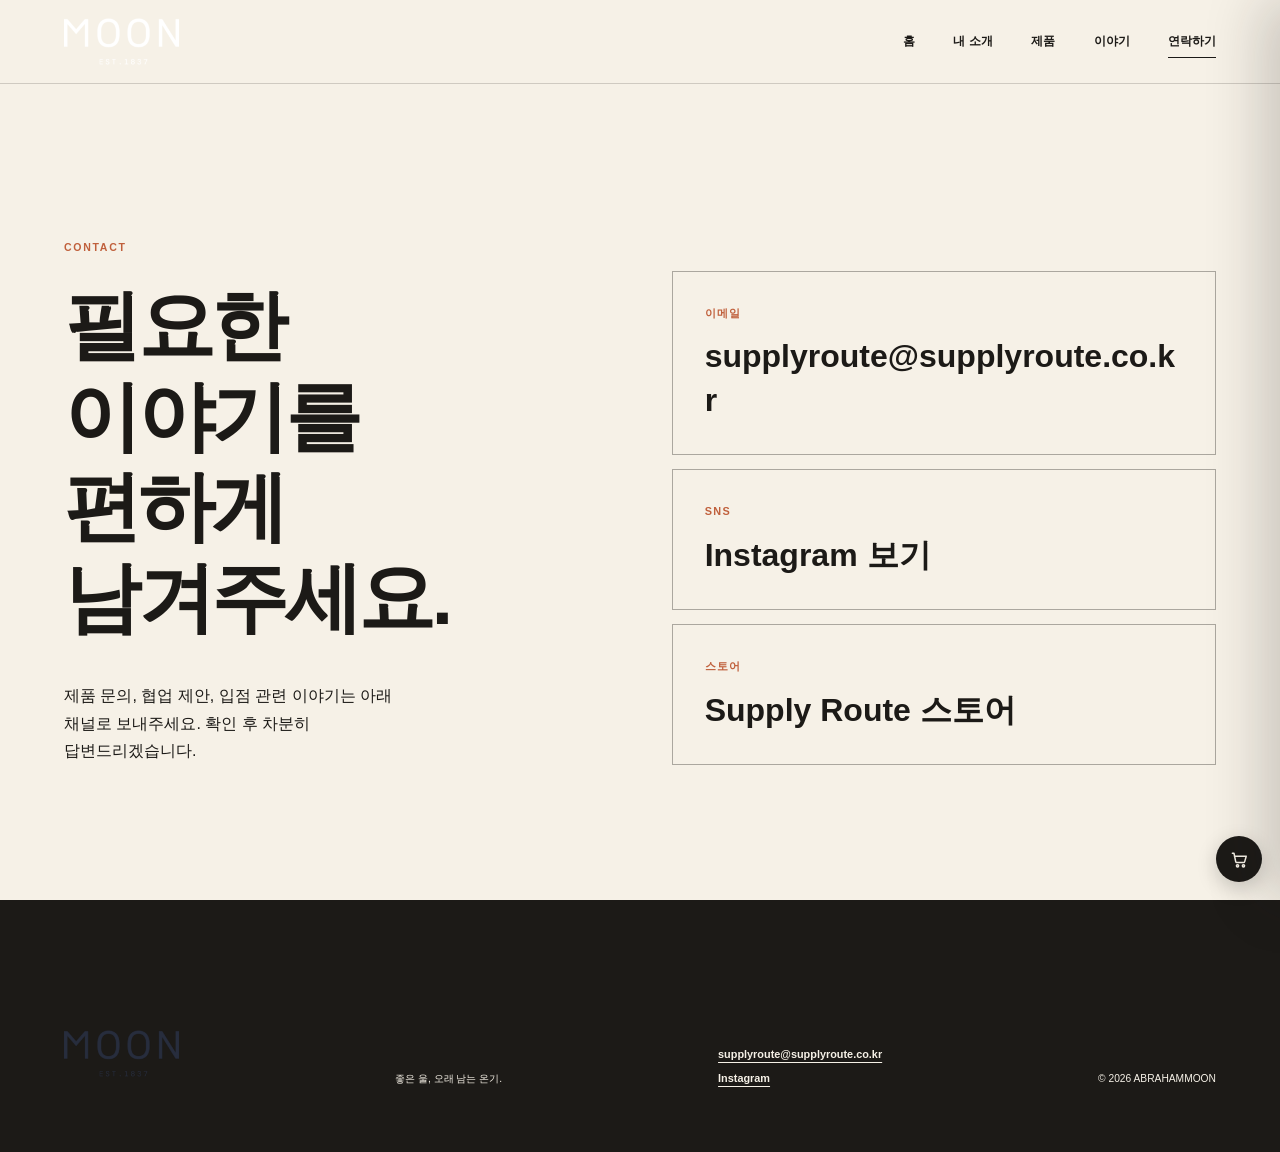
<file: contact.html>
<!doctype html>
<html lang="ko">
<head>
  <meta charset="utf-8">
  <meta name="viewport" content="width=device-width, initial-scale=1">
  <meta name="google-site-verification" content="_J6cHB0h9uCOF76orli_g7ZYO8QkRP26V7AE0wf_xrk" />
  <meta name="description" content="아브라함문과 서플라이루트에 문의하고, SNS와 스토어로 이동하세요.">
  <meta name="theme-color" content="#F6F1E7">
  <link rel="canonical" href="https://abrahammoon-muffler.vercel.app/contact.html">
  <meta property="og:title" content="연락하기 — 아브라함문">
  <meta property="og:description" content="이메일, Instagram, 스토어에서 아브라함문과 서플라이루트를 만나보세요.">
  <meta property="og:type" content="website">
  <meta property="og:url" content="https://abrahammoon-muffler.vercel.app/contact.html">
  <meta property="og:image" content="https://abrahammoon-muffler.vercel.app/assets/abrahammoon-merino-muffler.png">
  <title>연락하기 — 아브라함문</title>
  <link rel="stylesheet" href="styles.css">
  <script src="script.js" defer></script>
  <link rel="stylesheet" href="assets/cart.css">
  <script type="application/ld+json">{"@context":"https://schema.org","@type":"ContactPage","name":"연락하기 — 아브라함문","description":"아브라함문과 서플라이루트에 문의하고, SNS와 스토어로 이동하세요.","url":"https://abrahammoon-muffler.vercel.app/contact.html","mainEntity":{"@type":"Organization","name":"서플라이루트","email":"supplyroute@supplyroute.co.kr","url":"https://www.supplyroute.co.kr/","sameAs":["https://www.instagram.com/supplyroute"]}}</script>
</head>
<body class="contact-page">
  <a class="skip-link" href="#main">본문으로 건너뛰기</a>

  <header class="site-header is-scrolled" data-header>
    <a class="wordmark" href="index.html" aria-label="아브라함문 홈">
      <img class="wordmark-logo" src="assets/moon-logo.webp" alt="아브라함문" width="200" height="120">
    </a>
    <button class="menu-button" type="button" aria-expanded="false" aria-controls="site-nav" data-menu-button>
      <span>메뉴</span><span class="menu-icon" aria-hidden="true"></span>
    </button>
    <nav class="site-nav" id="site-nav" aria-label="주요 메뉴" data-nav>
      <a href="index.html#home">홈</a>
      <a href="about.html">내 소개</a>
      <a href="products.html">제품</a>
      <a href="story/">이야기</a>
      <a href="contact.html" aria-current="page">연락하기</a>
    </nav>
  </header>

  <main id="main">
    <section class="contact-hero" aria-labelledby="contact-page-title">
      <div class="contact-hero-copy reveal">
        <p class="section-label">Contact</p>
        <h1 id="contact-page-title">필요한 이야기를<br>편하게 남겨주세요.</h1>
        <p>제품 문의, 협업 제안, 입점 관련 이야기는 아래 채널로 보내주세요. 확인 후 차분히 답변드리겠습니다.</p>
      </div>
      <div class="contact-link-grid reveal" aria-label="연락 채널">
        <a class="contact-button" href="mailto:supplyroute@supplyroute.co.kr" target="_blank" rel="noopener noreferrer">
          <span>이메일</span>
          <strong>supplyroute@supplyroute.co.kr</strong>
        </a>
        <a class="contact-button" href="https://www.instagram.com/supplyroute" target="_blank" rel="noopener noreferrer">
          <span>SNS</span>
          <strong>Instagram 보기</strong>
        </a>
        <a class="contact-button" href="https://www.supplyroute.co.kr/" target="_blank" rel="noopener noreferrer">
          <span>스토어</span>
          <strong>Supply Route 스토어</strong>
        </a>
      </div>
    </section>
  </main>

  <footer class="site-footer">
    <a class="wordmark" href="index.html"><img class="wordmark-logo" src="assets/moon-logo.webp" alt="아브라함문" width="200" height="120"></a>
    <p>좋은 울, 오래 남는 온기.</p>
    <div class="site-footer-contact">
      <a href="mailto:supplyroute@supplyroute.co.kr" target="_blank" rel="noopener noreferrer">supplyroute@supplyroute.co.kr</a>
      <a href="https://www.instagram.com/supplyroute" target="_blank" rel="noopener noreferrer">Instagram</a>
    </div>
    <p>© <span data-year></span> ABRAHAMMOON</p>
  </footer>
  <script src="assets/cart.js" defer></script>
</body>
</html>
</file>
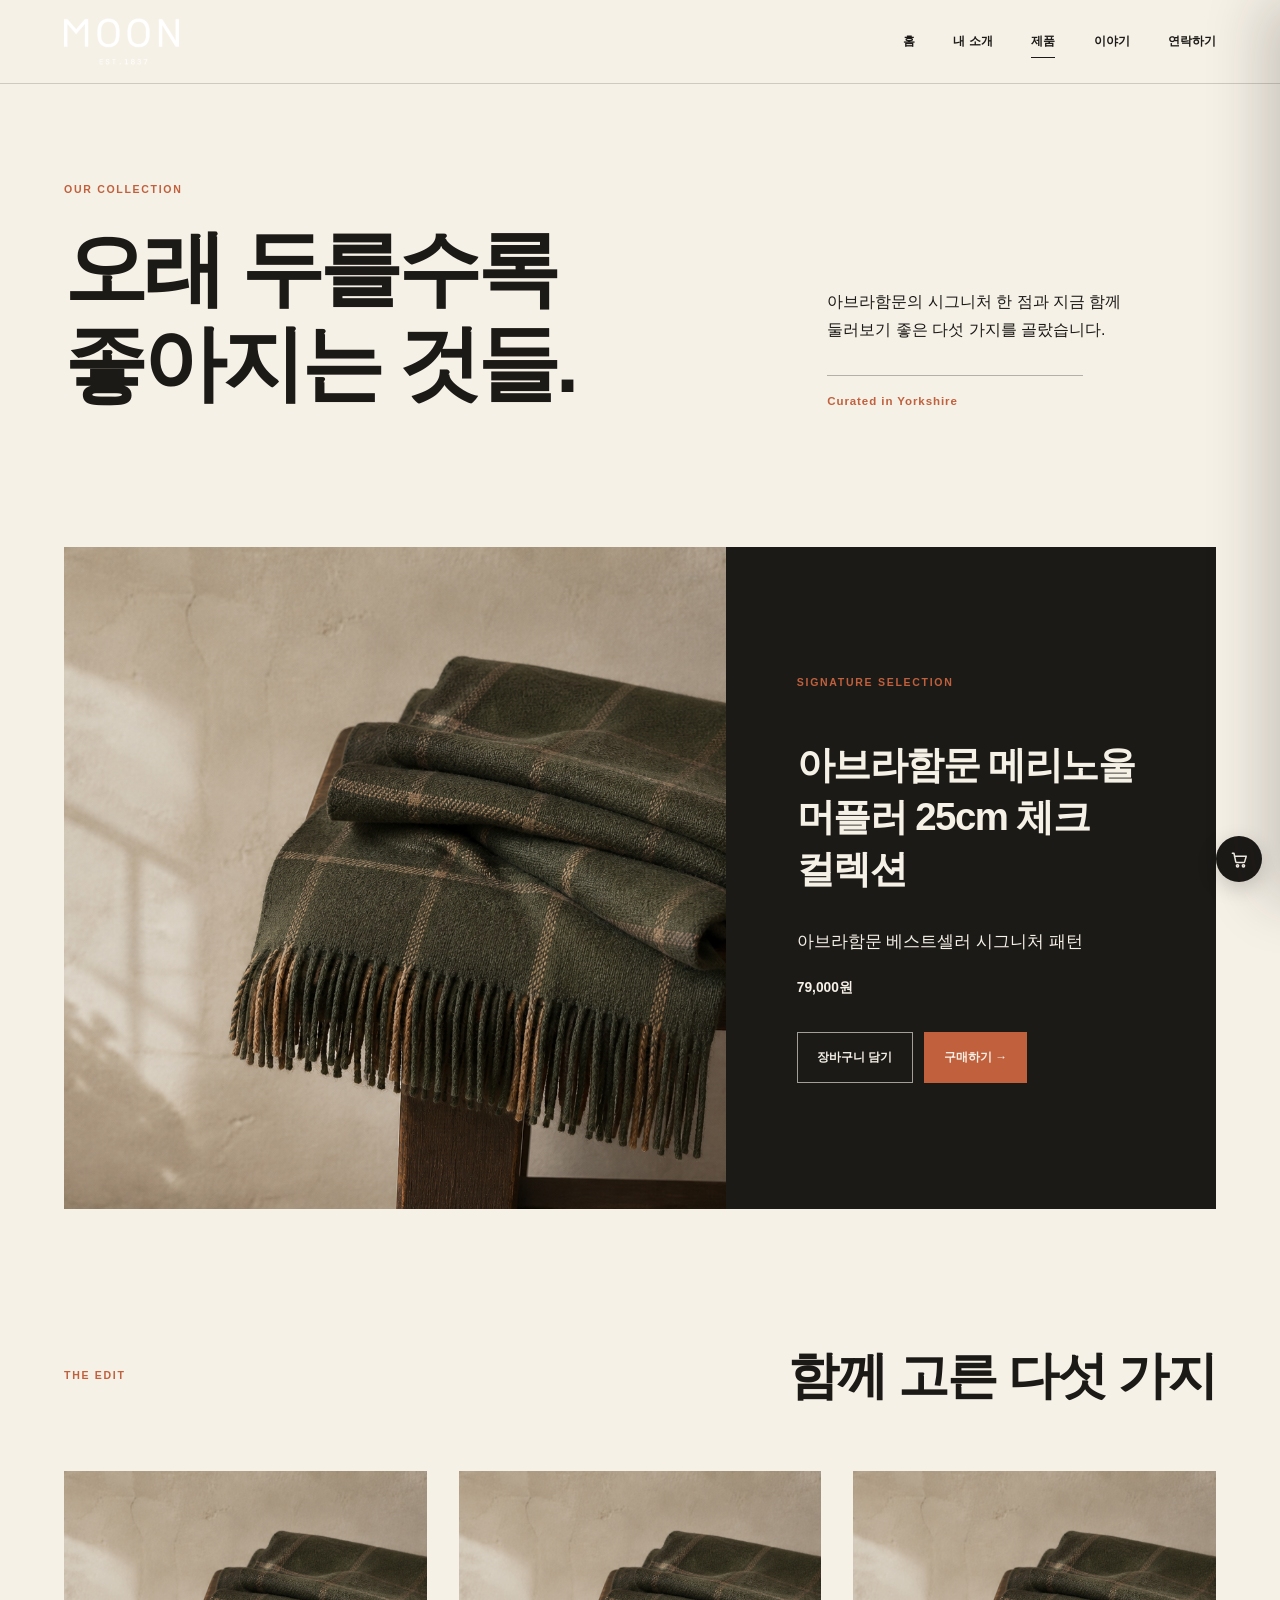
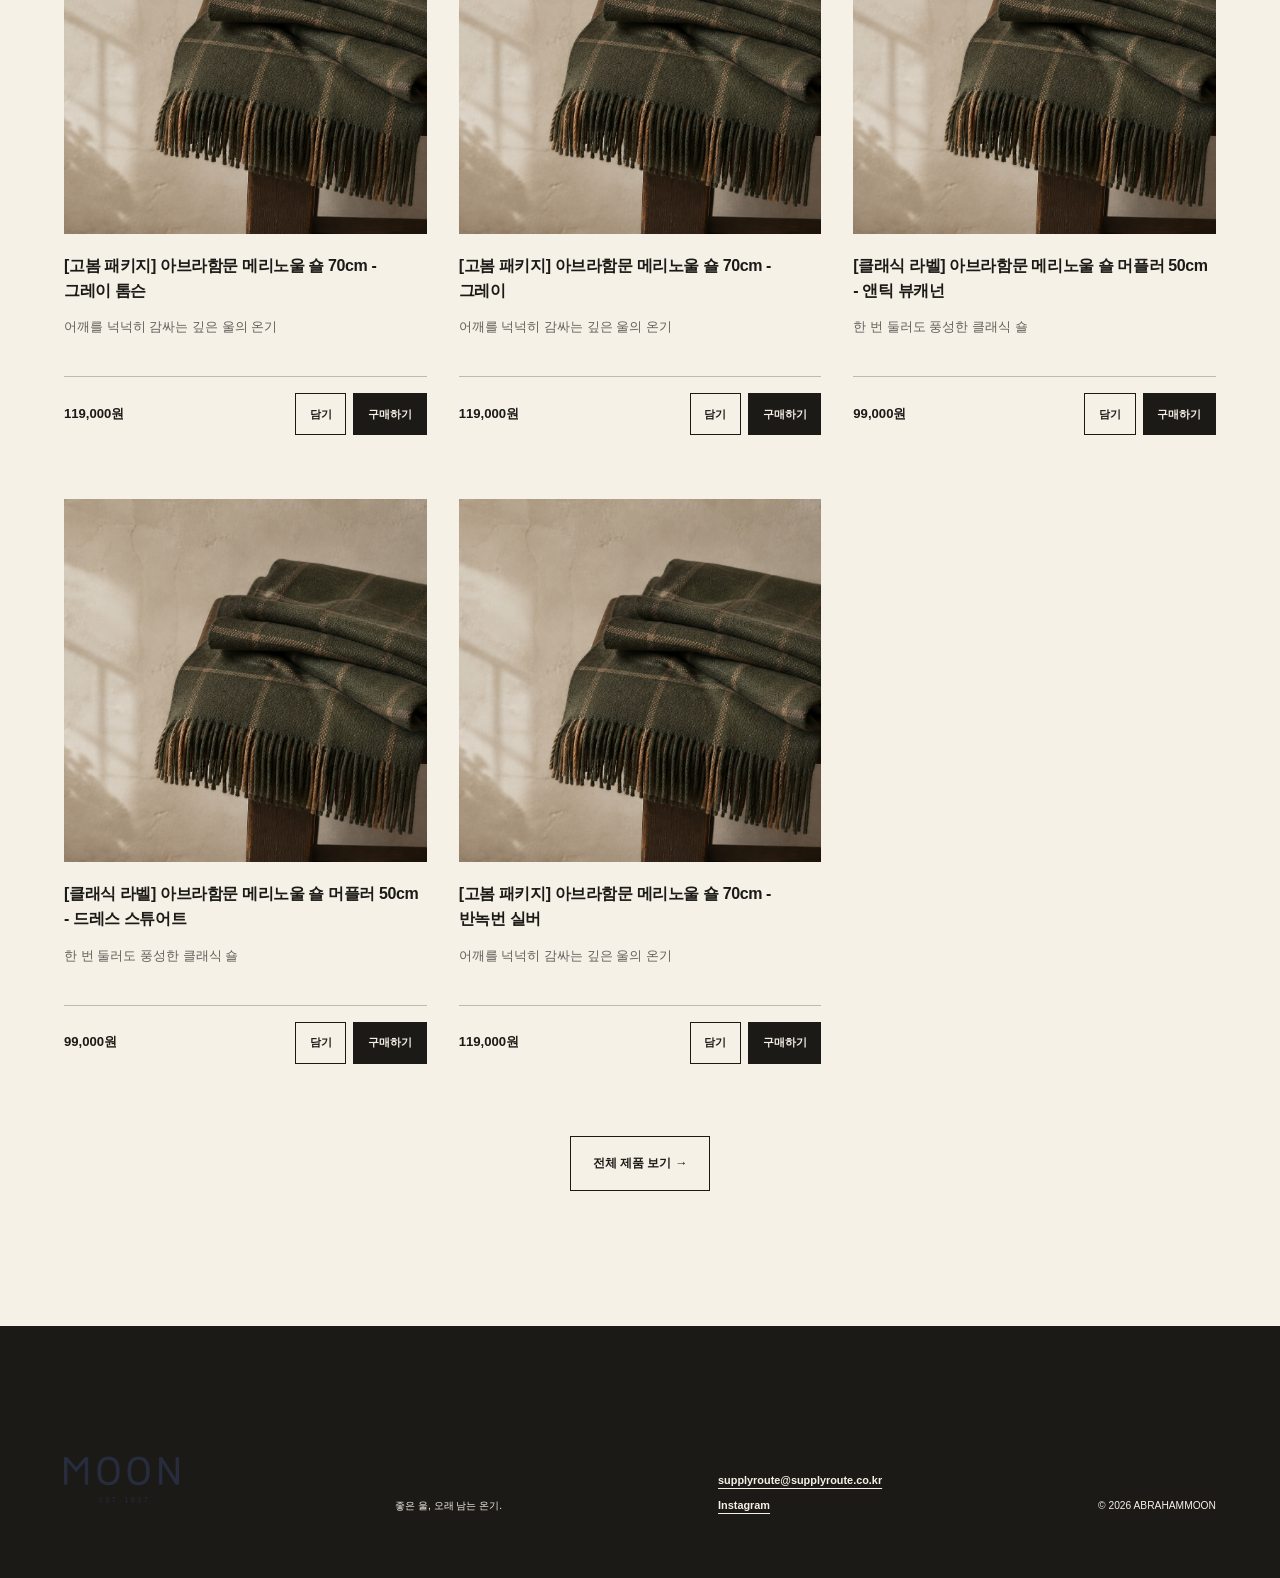
<file: products.html>
<!doctype html>
<html lang="ko">
<head>
  <meta charset="utf-8">
  <meta name="viewport" content="width=device-width, initial-scale=1">
  <meta name="google-site-verification" content="_J6cHB0h9uCOF76orli_g7ZYO8QkRP26V7AE0wf_xrk" />
  <meta name="description" content="아브라함문의 메리노울 머플러, 숄과 울 블랭킷 컬렉션을 만나보세요.">
  <meta name="theme-color" content="#F6F1E7">
  <link rel="canonical" href="https://abrahammoon-muffler.vercel.app/products.html">
  <meta property="og:title" content="제품 — 아브라함문">
  <meta property="og:description" content="1837년부터 이어온 울과 색의 헤리티지를 담은 아브라함문 컬렉션.">
  <meta property="og:type" content="website">
  <meta property="og:url" content="https://abrahammoon-muffler.vercel.app/products.html">
  <meta property="og:image" content="https://abrahammoon-muffler.vercel.app/assets/abrahammoon-merino-muffler.png">
  <title>제품 — 아브라함문</title>
  <link rel="stylesheet" href="styles.css">
  <script src="script.js" defer></script>
  <script src="products.js" defer></script>
  <script type="application/ld+json">{"@context":"https://schema.org","@type":"Product","name":"아브라함문 메리노울 머플러 25cm 체크 컬렉션","image":"https://shop-phinf.pstatic.net/20250929_261/1759125811413JO5Ch_JPEG/34743872885882495_1201401881.jpg","description":"아브라함문 베스트셀러 시그니처 패턴","url":"https://brand.naver.com/supplyroute/products/12465016219","offers":{"@type":"Offer","priceCurrency":"KRW","price":"79000","url":"https://brand.naver.com/supplyroute/products/12465016219"}}</script>
  <link rel="stylesheet" href="assets/cart.css">
</head>
<body class="catalog-page">
  <a class="skip-link" href="#main">본문으로 건너뛰기</a>

  <header class="site-header is-scrolled" data-header>
    <a class="wordmark" href="index.html" aria-label="아브라함문 홈">
      <img class="wordmark-logo" src="assets/moon-logo.webp" alt="아브라함문" width="200" height="120">
    </a>
    <button class="menu-button" type="button" aria-expanded="false" aria-controls="site-nav" data-menu-button>
      <span>메뉴</span><span class="menu-icon" aria-hidden="true"></span>
    </button>
    <nav class="site-nav" id="site-nav" aria-label="주요 메뉴" data-nav>
      <a href="index.html#home">홈</a>
      <a href="about.html">내 소개</a>
      <a href="products.html" aria-current="page">제품</a>
      <a href="story/">이야기</a>
      <a href="contact.html">연락하기</a>
    </nav>
  </header>

  <main id="main">
    <section class="catalog-hero" aria-labelledby="catalog-title">
      <div class="reveal">
        <p class="section-label">Our collection</p>
        <h1 id="catalog-title">오래 두를수록<br>좋아지는 것들.</h1>
      </div>
      <div class="catalog-intro reveal">
        <p>아브라함문의 시그니처 한 점과 지금 함께 둘러보기 좋은 다섯 가지를 골랐습니다.</p>
        <p>Curated in Yorkshire</p>
      </div>
    </section>

    <section class="curated-catalog" aria-label="엄선한 제품 목록">
      <div data-product-feature>
        <p class="catalog-message">대표 상품 정보를 불러오는 중입니다.</p>
      </div>

      <div class="curated-grid-heading reveal">
        <p class="section-label">The edit</p>
        <h2>함께 고른 다섯 가지</h2>
      </div>
      <div class="catalog-grid" data-product-list data-curated data-limit="5">
        <p class="catalog-message">상품 정보를 불러오는 중입니다.</p>
      </div>
      <div class="catalog-store-cta reveal">
        <a href="https://brand.naver.com/supplyroute/category/df5af5ae3cc6471ca82983ab7759e112?cp=2" target="_blank" rel="noopener noreferrer">전체 제품 보기 →</a>
      </div>
    </section>
  </main>

  <footer class="site-footer">
    <a class="wordmark" href="index.html"><img class="wordmark-logo" src="assets/moon-logo.webp" alt="아브라함문" width="200" height="120"></a>
    <p>좋은 울, 오래 남는 온기.</p>
    <div class="site-footer-contact">
      <a href="mailto:supplyroute@supplyroute.co.kr" target="_blank" rel="noopener noreferrer">supplyroute@supplyroute.co.kr</a>
      <a href="https://www.instagram.com/supplyroute" target="_blank" rel="noopener noreferrer">Instagram</a>
    </div>
    <p>© <span data-year></span> ABRAHAMMOON</p>
  </footer>
  <script src="assets/cart.js" defer></script>
</body>
</html>
</file>
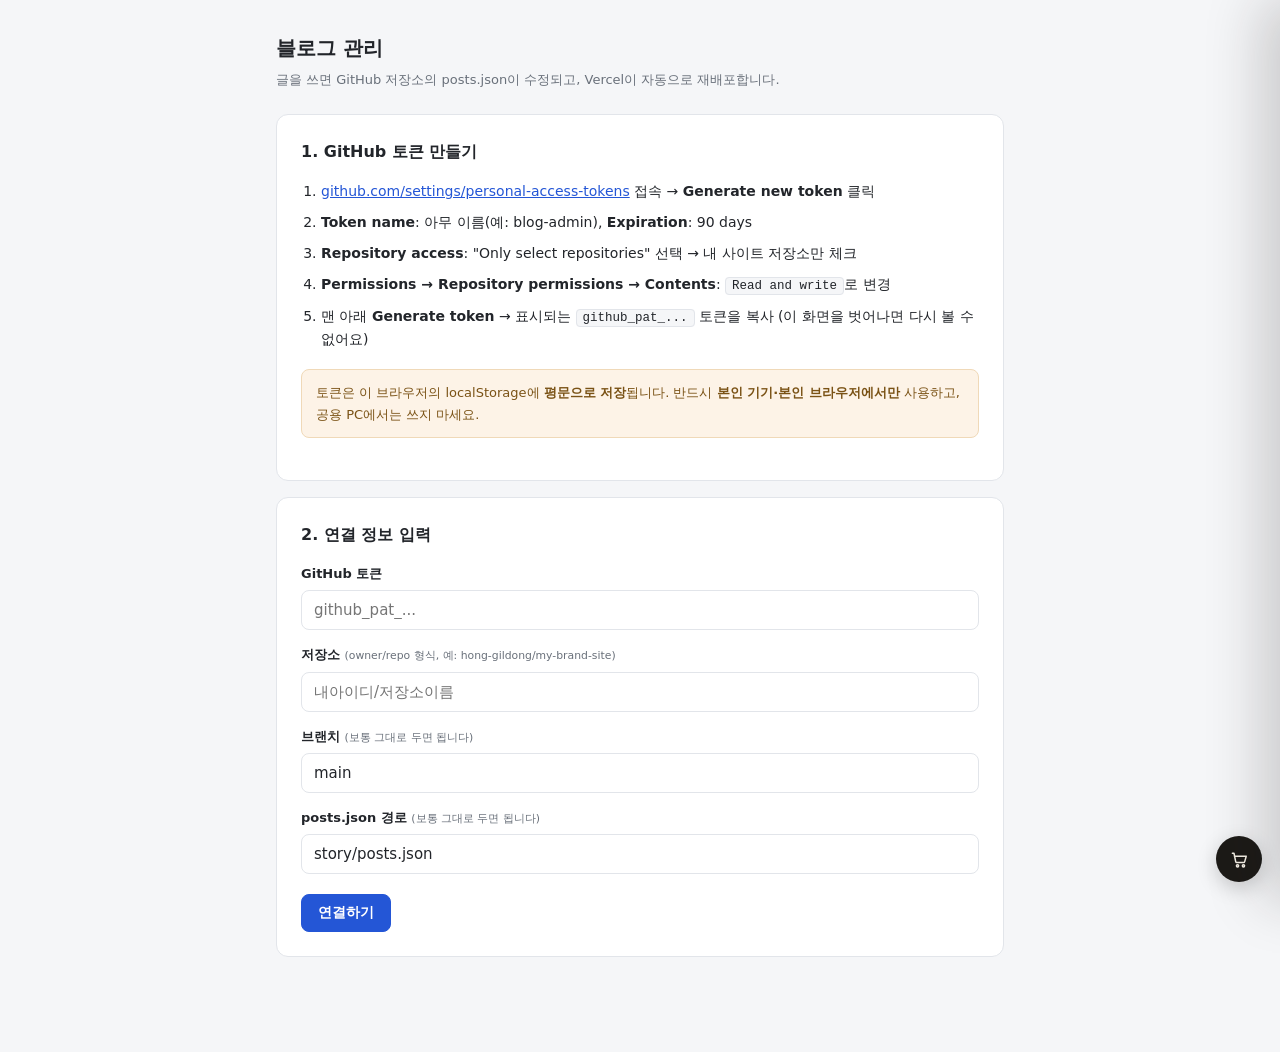
<file: story/admin.html>
<!DOCTYPE html>
<html lang="ko">
<head>
<meta charset="UTF-8">
<meta name="viewport" content="width=device-width, initial-scale=1">
  <meta name="google-site-verification" content="_J6cHB0h9uCOF76orli_g7ZYO8QkRP26V7AE0wf_xrk" />
<meta name="robots" content="noindex,nofollow">
<meta name="description" content="아브라함문 블로그 글을 관리하는 비공개 페이지입니다.">
<link rel="canonical" href="https://abrahammoon-muffler.vercel.app/story/admin.html">
<title>블로그 관리 — 아브라함문</title>
<style>
:root{
  --a-bg:#f5f6f8; --a-panel:#ffffff; --a-ink:#22252a; --a-sub:#69707a;
  --a-line:#e2e5ea; --a-brand:#2456d6; --a-danger:#c0392b; --a-ok:#1e7e46;
}
*{margin:0;padding:0;box-sizing:border-box}
body{background:var(--a-bg);color:var(--a-ink);line-height:1.65;
  font-family:system-ui,-apple-system,'Apple SD Gothic Neo','Malgun Gothic',sans-serif;
  font-size:15px;min-height:100vh}
.wrap{max-width:760px;margin:0 auto;padding:32px 16px 80px}
h1{font-size:20px;font-weight:700;margin-bottom:4px}
.sub{color:var(--a-sub);font-size:13px;margin-bottom:24px}
.panel{background:var(--a-panel);border:1px solid var(--a-line);border-radius:12px;
  padding:24px;margin-bottom:16px}
.panel h2{font-size:16px;margin-bottom:14px}
ol.guide{margin:0 0 18px 20px;font-size:14px;color:var(--a-ink)}
ol.guide li{margin-bottom:8px}
ol.guide code{background:var(--a-bg);border:1px solid var(--a-line);border-radius:4px;
  padding:1px 6px;font-size:12.5px;word-break:break-all}
.warn{background:#fdf3e7;border:1px solid #f0d9b8;color:#7a5215;border-radius:8px;
  padding:12px 14px;font-size:13px;margin-bottom:18px}
label{display:block;font-size:13px;font-weight:600;margin:14px 0 6px}
label small{font-weight:400;color:var(--a-sub)}
input[type=text],input[type=password],input[type=date],textarea{
  width:100%;border:1px solid var(--a-line);border-radius:8px;padding:10px 12px;
  font-size:15px;font-family:inherit;background:#fff;color:var(--a-ink)}
input:focus,textarea:focus{outline:2px solid color-mix(in srgb,var(--a-brand) 35%,transparent);
  border-color:var(--a-brand)}
textarea{min-height:260px;resize:vertical;line-height:1.7}
.btn{display:inline-block;border:1px solid var(--a-line);background:#fff;color:var(--a-ink);
  border-radius:8px;padding:9px 16px;font-size:14px;font-weight:600;cursor:pointer;
  font-family:inherit}
.btn:hover{background:var(--a-bg)}
.btn.primary{background:var(--a-brand);border-color:var(--a-brand);color:#fff}
.btn.primary:hover{filter:brightness(1.08)}
.btn.danger{color:var(--a-danger)}
.btn.small{padding:5px 10px;font-size:12.5px;font-weight:500}
.btn:disabled{opacity:.5;cursor:default}
.row-actions{display:flex;gap:8px;margin-top:20px;flex-wrap:wrap}
.status{margin:14px 0 0;padding:11px 14px;border-radius:8px;font-size:13.5px;display:none}
.status.show{display:block}
.status.info{background:#eef3fd;color:#1d3f8f;border:1px solid #ccdaf6}
.status.ok{background:#e9f6ee;color:var(--a-ok);border:1px solid #c4e5d1}
.status.err{background:#fdeeec;color:var(--a-danger);border:1px solid #f2cdc7;white-space:pre-line}
.topbar{display:flex;justify-content:space-between;align-items:flex-start;gap:12px;
  flex-wrap:wrap;margin-bottom:20px}
.repo-chip{font-size:12.5px;color:var(--a-sub);background:var(--a-panel);
  border:1px solid var(--a-line);border-radius:999px;padding:4px 12px}
.tbl-wrap{overflow-x:auto}
table{width:100%;border-collapse:collapse;font-size:14px}
th,td{text-align:left;padding:11px 10px;border-bottom:1px solid var(--a-line);
  vertical-align:middle}
th{font-size:12px;color:var(--a-sub);font-weight:600;letter-spacing:.03em}
td.title-cell{font-weight:600;max-width:280px}
td .date{color:var(--a-sub);font-size:13px;white-space:nowrap}
td.ops{white-space:nowrap;text-align:right}
.empty-row td{color:var(--a-sub);text-align:center;padding:32px 10px}
.help{background:var(--a-bg);border:1px solid var(--a-line);border-radius:8px;
  padding:10px 14px;font-size:12.5px;color:var(--a-sub);margin-top:8px;line-height:1.8}
.help code{background:#fff;border:1px solid var(--a-line);border-radius:4px;padding:0 5px}
.hidden{display:none}
a.plain{color:var(--a-brand)}
@media (max-width:520px){
  .panel{padding:18px 14px}
  td.title-cell{max-width:150px}
}
</style>
  <link rel="stylesheet" href="../assets/cart.css">
</head>
<body>
<div class="wrap">
  <h1>블로그 관리</h1>
  <p class="sub">글을 쓰면 GitHub 저장소의 posts.json이 수정되고, Vercel이 자동으로 재배포합니다.</p>

  <!-- ===== 연결 화면 ===== -->
  <section id="view-connect" class="hidden">
    <div class="panel">
      <h2>1. GitHub 토큰 만들기</h2>
      <ol class="guide">
        <li><a class="plain" href="https://github.com/settings/personal-access-tokens" target="_blank" rel="noopener">github.com/settings/personal-access-tokens</a> 접속 → <strong>Generate new token</strong> 클릭</li>
        <li><strong>Token name</strong>: 아무 이름(예: blog-admin), <strong>Expiration</strong>: 90 days</li>
        <li><strong>Repository access</strong>: "Only select repositories" 선택 → 내 사이트 저장소만 체크</li>
        <li><strong>Permissions → Repository permissions → Contents</strong>: <code>Read and write</code>로 변경</li>
        <li>맨 아래 <strong>Generate token</strong> → 표시되는 <code>github_pat_...</code> 토큰을 복사 (이 화면을 벗어나면 다시 볼 수 없어요)</li>
      </ol>
      <div class="warn">토큰은 이 브라우저의 localStorage에 <strong>평문으로 저장</strong>됩니다. 반드시 <strong>본인 기기·본인 브라우저에서만</strong> 사용하고, 공용 PC에서는 쓰지 마세요.</div>
    </div>
    <div class="panel">
      <h2>2. 연결 정보 입력</h2>
      <form id="connect-form">
        <label>GitHub 토큰</label>
        <input type="password" id="c-token" placeholder="github_pat_..." autocomplete="off" required>
        <label>저장소 <small>(owner/repo 형식, 예: hong-gildong/my-brand-site)</small></label>
        <input type="text" id="c-repo" placeholder="내아이디/저장소이름" autocomplete="off" required>
        <label>브랜치 <small>(보통 그대로 두면 됩니다)</small></label>
        <input type="text" id="c-branch" value="main" autocomplete="off">
        <label>posts.json 경로 <small>(보통 그대로 두면 됩니다)</small></label>
        <input type="text" id="c-path" value="story/posts.json" autocomplete="off">
        <div class="row-actions">
          <button type="submit" class="btn primary">연결하기</button>
        </div>
      </form>
      <div id="connect-status" class="status"></div>
    </div>
  </section>

  <!-- ===== 목록 화면 ===== -->
  <section id="view-list" class="hidden">
    <div class="topbar">
      <span class="repo-chip" id="repo-chip"></span>
      <div style="display:flex;gap:8px;flex-wrap:wrap">
        <a class="btn small" href="../index.html" id="open-blog">내 블로그 열기</a>
        <button class="btn small" id="btn-reload">새로고침</button>
        <button class="btn small danger" id="btn-disconnect">연결 해제</button>
      </div>
    </div>
    <div class="panel">
      <div style="display:flex;justify-content:space-between;align-items:center;margin-bottom:14px">
        <h2 style="margin:0">글 목록</h2>
        <button class="btn primary" id="btn-new">새 글 쓰기</button>
      </div>
      <div class="tbl-wrap">
        <table>
          <thead><tr><th>제목</th><th>날짜</th><th style="text-align:right">관리</th></tr></thead>
          <tbody id="post-rows"></tbody>
        </table>
      </div>
      <div id="list-status" class="status"></div>
    </div>
  </section>

  <!-- ===== 편집 화면 ===== -->
  <section id="view-edit" class="hidden">
    <div class="panel">
      <h2 id="edit-heading">새 글 쓰기</h2>
      <form id="edit-form">
        <label>제목</label>
        <input type="text" id="f-title" required>
        <label>날짜</label>
        <input type="date" id="f-date" required>
        <label>요약 <small>(목록 카드에 보이는 한두 문장)</small></label>
        <input type="text" id="f-summary">
        <label>태그 <small>(콤마로 구분, 예: 브랜드, 신제품)</small></label>
        <input type="text" id="f-tags">
        <label>본문</label>
        <textarea id="f-body" required></textarea>
        <label>작성자 <small>(검색·AI 신뢰 신호. 예: 홍길동 · ○○ 대표)</small></label>
        <input type="text" id="f-author">
        <label>FAQ <small>(선택. 한 줄에 하나, <code>질문 | 답</code> 형식 — 글 끝에 접이식으로 붙고 FAQ 구조화 데이터가 됩니다)</small></label>
        <textarea id="f-faq" rows="3" placeholder="무기자차는 왜 하얗게 뜨나요? | 산화아연·이산화티탄 입자가 빛을 반사해서입니다. 얇게 여러 번 펴 바르면 줄어듭니다."></textarea>
        <label>참고·출처 <small>(선택. 한 줄에 하나, <code>제목 | URL</code> 형식)</small></label>
        <textarea id="f-sources" rows="2" placeholder="식약처 기능성화장품 안내 | https://..."></textarea>
        <div class="help">
          본문 작성 규칙 (이것만 지원해요)<br>
          &bull; 문단 나누기: 빈 줄 한 줄<br>
          &bull; 소제목: 줄 맨 앞에 <code>## </code><br>
          &bull; 목록: 줄 맨 앞에 <code>- </code>
        </div>
        <div class="row-actions">
          <button type="submit" class="btn primary" id="btn-save">저장</button>
          <button type="button" class="btn" id="btn-cancel">취소</button>
        </div>
      </form>
      <div id="edit-status" class="status"></div>
    </div>
  </section>
</div>

<script>
(function(){
  'use strict';
  var LS_KEY = 'blogAdminConfig';
  var API = 'https://api.github.com';
  var config = null;      // {token, repo, branch, path}
  var posts = [];         // 현재 posts 배열
  var currentSha = null;  // posts.json의 현재 sha
  var editingId = null;   // 수정 중인 글 id (새 글이면 null)

  // ---------- 유틸 ----------
  function $(id){ return document.getElementById(id); }
  function show(id){ ['view-connect','view-list','view-edit'].forEach(function(v){
    $(v).classList.toggle('hidden', v !== id); }); window.scrollTo(0,0); }
  function setStatus(id, type, msg){
    var n = $(id);
    n.className = 'status show ' + type;
    n.textContent = msg;
  }
  function clearStatus(id){ $(id).className = 'status'; $(id).textContent=''; }

  // 유니코드 안전 base64
  function b64encode(str){
    var bytes = new TextEncoder().encode(str), bin = '';
    for (var i = 0; i < bytes.length; i++) bin += String.fromCharCode(bytes[i]);
    return btoa(bin);
  }
  function b64decode(b64){
    var bin = atob(b64.replace(/\s/g,'')), bytes = new Uint8Array(bin.length);
    for (var i = 0; i < bin.length; i++) bytes[i] = bin.charCodeAt(i);
    return new TextDecoder().decode(bytes);
  }

  function slugify(title){
    var s = String(title).toLowerCase()
      .replace(/[^a-z0-9가-힣]+/g, '-')
      .replace(/^-+|-+$/g, '')
      .slice(0, 40);
    return (s || 'post') + '-' + Date.now().toString(36);
  }

  function today(){
    var d = new Date();
    return d.getFullYear() + '-' + String(d.getMonth()+1).padStart(2,'0') + '-' +
      String(d.getDate()).padStart(2,'0');
  }

  // ---------- GitHub API ----------
  function gh(method, urlPath, body){
    return fetch(API + urlPath, {
      method: method,
      headers: {
        'Authorization': 'Bearer ' + config.token,
        'Accept': 'application/vnd.github+json',
        'X-GitHub-Api-Version': '2022-11-28'
      },
      body: body ? JSON.stringify(body) : undefined
    });
  }

  function contentsPath(){
    return '/repos/' + config.repo + '/contents/' +
      config.path.split('/').map(encodeURIComponent).join('/');
  }

  function friendlyError(status, detail){
    if (status === 401) return '토큰이 올바르지 않거나 만료되었습니다. 연결 해제 후 새 토큰으로 다시 연결해 주세요.';
    if (status === 403) return '권한이 없습니다. 토큰의 Repository access에 이 저장소가 포함되어 있고, Contents 권한이 Read and write인지 확인해 주세요.';
    if (status === 404) return '파일을 찾을 수 없습니다. 저장소 이름(owner/repo), 브랜치, posts.json 경로를 확인해 주세요.';
    return 'GitHub 오류 (' + status + ')' + (detail ? '\n' + detail : '');
  }

  function loadPosts(){
    return gh('GET', contentsPath() + '?ref=' + encodeURIComponent(config.branch))
      .then(function(r){
        if (!r.ok) return r.json().catch(function(){return {};}).then(function(j){
          throw new Error(friendlyError(r.status, j.message));
        });
        return r.json();
      })
      .then(function(j){
        currentSha = j.sha;
        var parsed;
        try { parsed = JSON.parse(b64decode(j.content)); }
        catch(e){ throw new Error('posts.json 파싱에 실패했습니다. 파일이 올바른 JSON인지 확인해 주세요.'); }
        posts = Array.isArray(parsed) ? parsed : [];
        return posts;
      });
  }

  // newPosts 저장. 409/sha 불일치 시 1회 재로드 후 재시도.
  function savePosts(newPosts, message, isRetry){
    var body = {
      message: message,
      content: b64encode(JSON.stringify(newPosts, null, 2) + '\n'),
      sha: currentSha,
      branch: config.branch
    };
    return gh('PUT', contentsPath(), body).then(function(r){
      if (r.ok) return r.json().then(function(j){
        currentSha = j.content && j.content.sha;
        posts = newPosts;
      });
      return r.json().catch(function(){return {};}).then(function(j){
        var conflict = r.status === 409 ||
          (r.status === 422 && /sha/i.test(j.message || ''));
        if (conflict && !isRetry){
          // 원격이 먼저 바뀜: 재로드 후 1회 재시도 (내 변경을 최신 상태 위에 다시 적용해야 하므로
          // 여기서는 sha만 새로 받아 같은 내용으로 재시도)
          return loadPosts().then(function(){
            return savePosts(newPosts, message, true);
          });
        }
        throw new Error(friendlyError(r.status, j.message));
      });
    });
  }

  // ---------- 화면: 연결 ----------
  $('connect-form').addEventListener('submit', function(e){
    e.preventDefault();
    var repo = $('c-repo').value.trim().replace(/^https?:\/\/github\.com\//,'').replace(/\/+$/,'');
    var cfg = {
      token: $('c-token').value.trim(),
      repo: repo,
      branch: $('c-branch').value.trim() || 'main',
      path: $('c-path').value.trim().replace(/^\/+/,'') || 'story/posts.json'
    };
    if (!/^[^\/\s]+\/[^\/\s]+$/.test(cfg.repo)){
      setStatus('connect-status','err','저장소는 owner/repo 형식으로 입력해 주세요. (예: hong-gildong/my-site)');
      return;
    }
    config = cfg;
    setStatus('connect-status','info','연결 확인 중...');
    loadPosts().then(function(){
      localStorage.setItem(LS_KEY, JSON.stringify(cfg));
      clearStatus('connect-status');
      renderList();
      show('view-list');
    }).catch(function(err){
      config = null;
      setStatus('connect-status','err', err.message);
    });
  });

  // ---------- 화면: 목록 ----------
  function renderList(){
    $('repo-chip').textContent = config.repo + ' · ' + config.branch + ' · ' + config.path;
    var tbody = $('post-rows');
    tbody.textContent = '';
    var sorted = posts.slice().sort(function(a,b){
      return String(b.date||'').localeCompare(String(a.date||''));
    });
    if (sorted.length === 0){
      var tr = document.createElement('tr');
      tr.className = 'empty-row';
      var td = document.createElement('td');
      td.colSpan = 3;
      td.textContent = '아직 글이 없습니다. 첫 글을 써보세요.';
      tr.appendChild(td);
      tbody.appendChild(tr);
      return;
    }
    sorted.forEach(function(p){
      var tr = document.createElement('tr');
      var tdT = document.createElement('td');
      tdT.className = 'title-cell';
      tdT.textContent = String(p.title || '(제목 없음)');
      var tdD = document.createElement('td');
      var span = document.createElement('span');
      span.className = 'date';
      span.textContent = String(p.date || '');
      tdD.appendChild(span);
      var tdO = document.createElement('td');
      tdO.className = 'ops';
      var bE = document.createElement('button');
      bE.className = 'btn small'; bE.type = 'button'; bE.textContent = '수정';
      bE.addEventListener('click', function(){ openEdit(p.id); });
      var bD = document.createElement('button');
      bD.className = 'btn small danger'; bD.type = 'button'; bD.textContent = '삭제';
      bD.style.marginLeft = '6px';
      bD.addEventListener('click', function(){ removePost(p); });
      tdO.appendChild(bE); tdO.appendChild(bD);
      tr.appendChild(tdT); tr.appendChild(tdD); tr.appendChild(tdO);
      tbody.appendChild(tr);
    });
  }

  $('btn-reload').addEventListener('click', function(){
    setStatus('list-status','info','불러오는 중...');
    loadPosts().then(function(){ clearStatus('list-status'); renderList(); })
      .catch(function(err){ setStatus('list-status','err', err.message); });
  });

  $('btn-disconnect').addEventListener('click', function(){
    if (!confirm('연결을 해제할까요? 저장된 토큰과 설정이 이 브라우저에서 삭제됩니다.')) return;
    localStorage.removeItem(LS_KEY);
    config = null; posts = []; currentSha = null;
    $('c-token').value = '';
    show('view-connect');
  });

  function removePost(p){
    if (!confirm('"' + String(p.title||'') + '" 글을 삭제할까요? 되돌릴 수 없습니다.')) return;
    var newPosts = posts.filter(function(x){ return x.id !== p.id; });
    setStatus('list-status','info','삭제하는 중...');
    savePosts(newPosts, 'post: 삭제 - ' + String(p.title||p.id))
      .then(function(){
        renderList();
        setStatus('list-status','ok','삭제 완료 — Vercel이 1~2분 안에 자동 재배포합니다.');
      })
      .catch(function(err){ setStatus('list-status','err', err.message); });
  }

  // ---------- 화면: 편집 ----------
  function openEdit(id){
    editingId = id || null;
    clearStatus('edit-status');
    var p = null;
    if (id) posts.forEach(function(x){ if (x.id === id) p = x; });
    $('edit-heading').textContent = p ? '글 수정' : '새 글 쓰기';
    $('f-title').value = p ? String(p.title||'') : '';
    $('f-date').value = p ? String(p.date||today()) : today();
    $('f-summary').value = p ? String(p.summary||'') : '';
    $('f-tags').value = p && Array.isArray(p.tags) ? p.tags.join(', ') : '';
    $('f-body').value = p ? String(p.body||'') : '';
    $('f-author').value = p ? String(p.author||'') : (localStorage.getItem('blog-author') || '');
    $('f-faq').value = p && Array.isArray(p.faq) ? p.faq.map(function(f){ return (f.q||'') + ' | ' + (f.a||''); }).join('\n') : '';
    $('f-sources').value = p && Array.isArray(p.sources) ? p.sources.map(function(s){ return (s.title||'') + (s.url ? ' | ' + s.url : ''); }).join('\n') : '';
    show('view-edit');
  }

  $('btn-new').addEventListener('click', function(){ openEdit(null); });
  $('btn-cancel').addEventListener('click', function(){ show('view-list'); });

  $('edit-form').addEventListener('submit', function(e){
    e.preventDefault();
    var title = $('f-title').value.trim();
    var prev = null;
    if (editingId) posts.forEach(function(x){ if (x.id === editingId) prev = x; });
    function pairs(text, k1, k2){
      return text.split('\n').map(function(l){ return l.trim(); }).filter(Boolean).map(function(l){
        var i = l.indexOf('|'); var o = {};
        o[k1] = (i < 0 ? l : l.slice(0, i)).trim();
        if (i >= 0 && l.slice(i+1).trim()) o[k2] = l.slice(i+1).trim();
        return o;
      });
    }
    var author = $('f-author').value.trim();
    if (author) localStorage.setItem('blog-author', author);
    var faq = pairs($('f-faq').value, 'q', 'a').filter(function(f){ return f.q && f.a; });
    var sources = pairs($('f-sources').value, 'title', 'url');
    // 이 폼에 없는 필드(url·description·updated 등)는 그대로 보존합니다.
    var post = Object.assign({}, prev || {}, {
      id: editingId || slugify(title),
      title: title,
      date: $('f-date').value || today(),
      summary: $('f-summary').value.trim(),
      tags: $('f-tags').value.split(',').map(function(s){return s.trim();}).filter(Boolean),
      body: $('f-body').value.replace(/\r\n/g,'\n').trim()
    });
    if (author) post.author = author; else delete post.author;
    if (faq.length) post.faq = faq; else delete post.faq;
    if (sources.length) post.sources = sources; else delete post.sources;
    if (prev && prev.body !== post.body) post.updated = today();
    var newPosts;
    if (editingId){
      newPosts = posts.map(function(x){ return x.id === editingId ? post : x; });
    } else {
      newPosts = posts.concat([post]);
    }
    var btn = $('btn-save');
    btn.disabled = true;
    setStatus('edit-status','info','저장하는 중...');
    savePosts(newPosts, 'post: ' + title)
      .then(function(){
        btn.disabled = false;
        renderList();
        show('view-list');
        setStatus('list-status','ok','저장 완료 — Vercel이 1~2분 안에 자동 재배포합니다. 위의 "내 블로그 열기"로 확인해 보세요.');
      })
      .catch(function(err){
        btn.disabled = false;
        setStatus('edit-status','err', err.message);
      });
  });

  // ---------- 시작 ----------
  (function init(){
    var saved = null;
    try { saved = JSON.parse(localStorage.getItem(LS_KEY) || 'null'); } catch(e){}
    if (saved && saved.token && saved.repo){
      config = saved;
      show('view-list');
      $('repo-chip').textContent = config.repo;
      setStatus('list-status','info','글 목록을 불러오는 중...');
      loadPosts().then(function(){ clearStatus('list-status'); renderList(); })
        .catch(function(err){ setStatus('list-status','err', err.message); renderList(); });
    } else {
      show('view-connect');
    }
  })();
})();
</script>
  <script src="../assets/cart.js" defer></script>
</body>
</html>
</file>
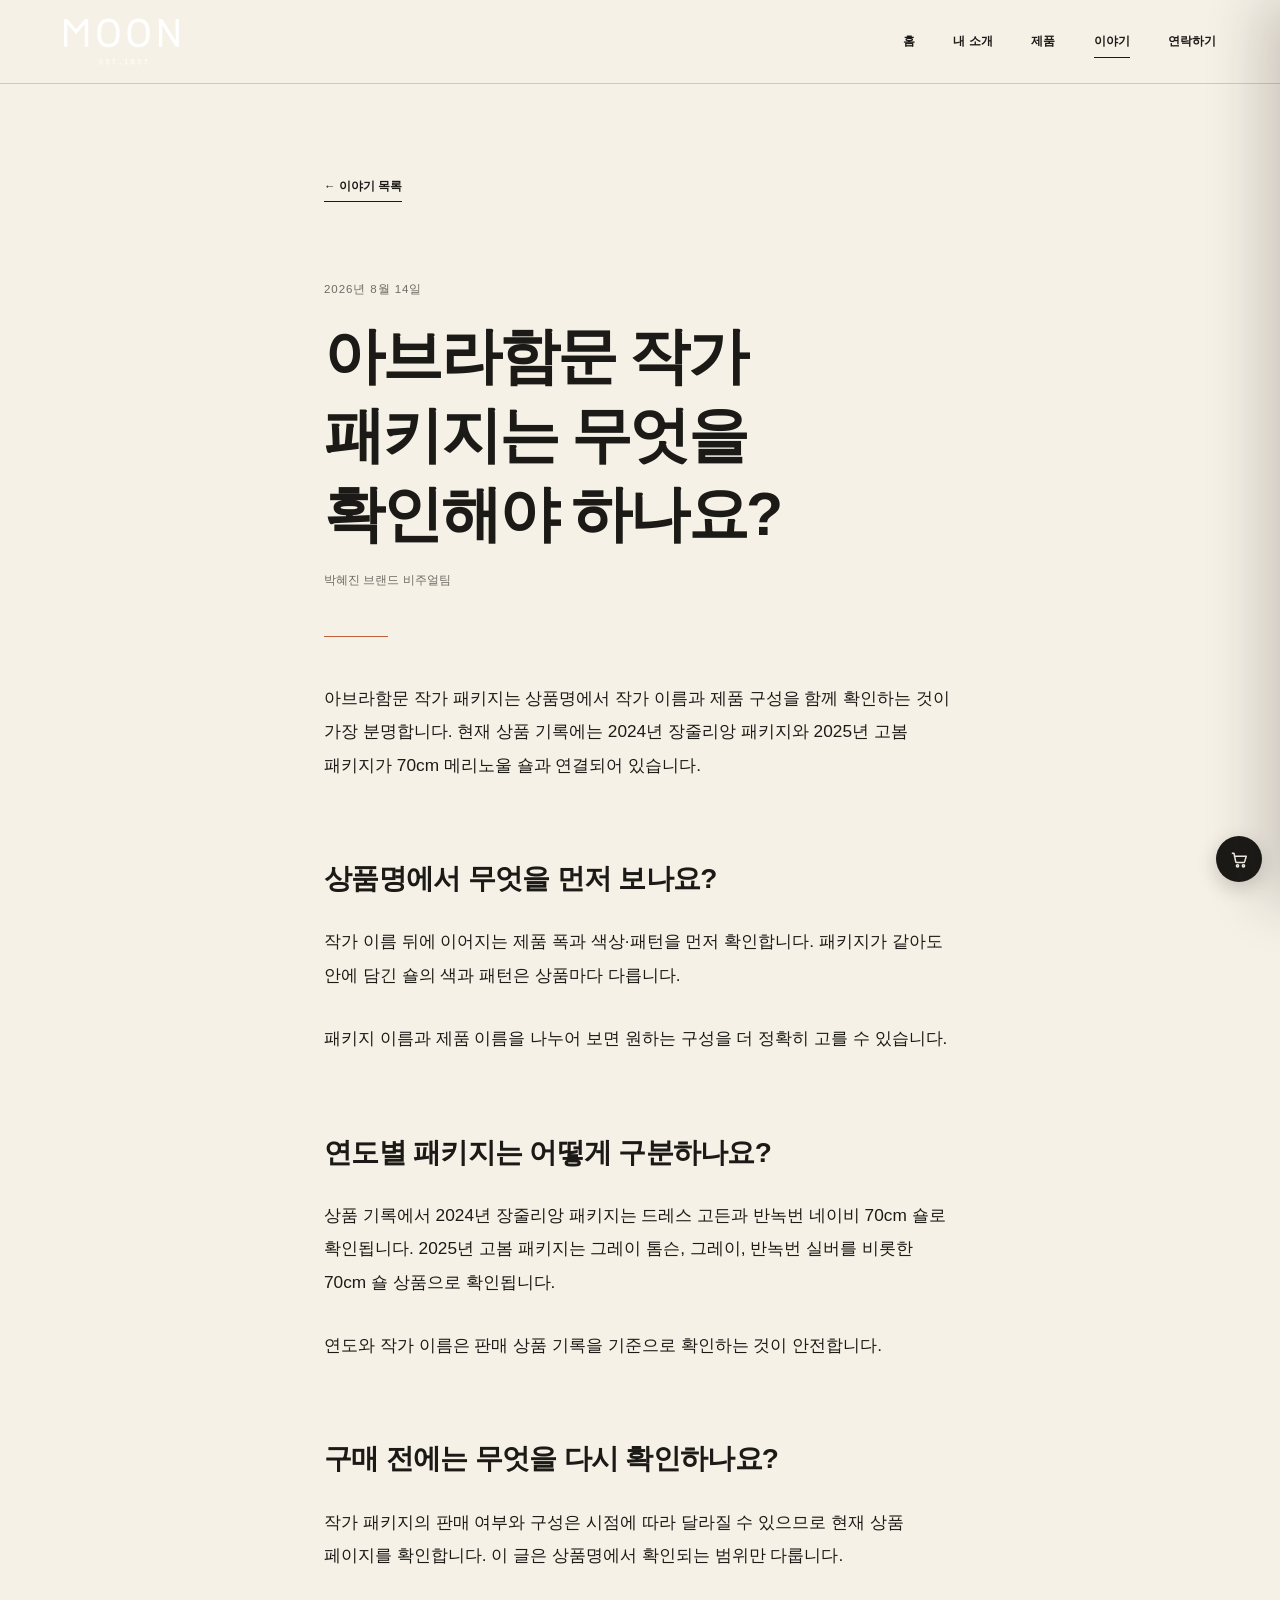
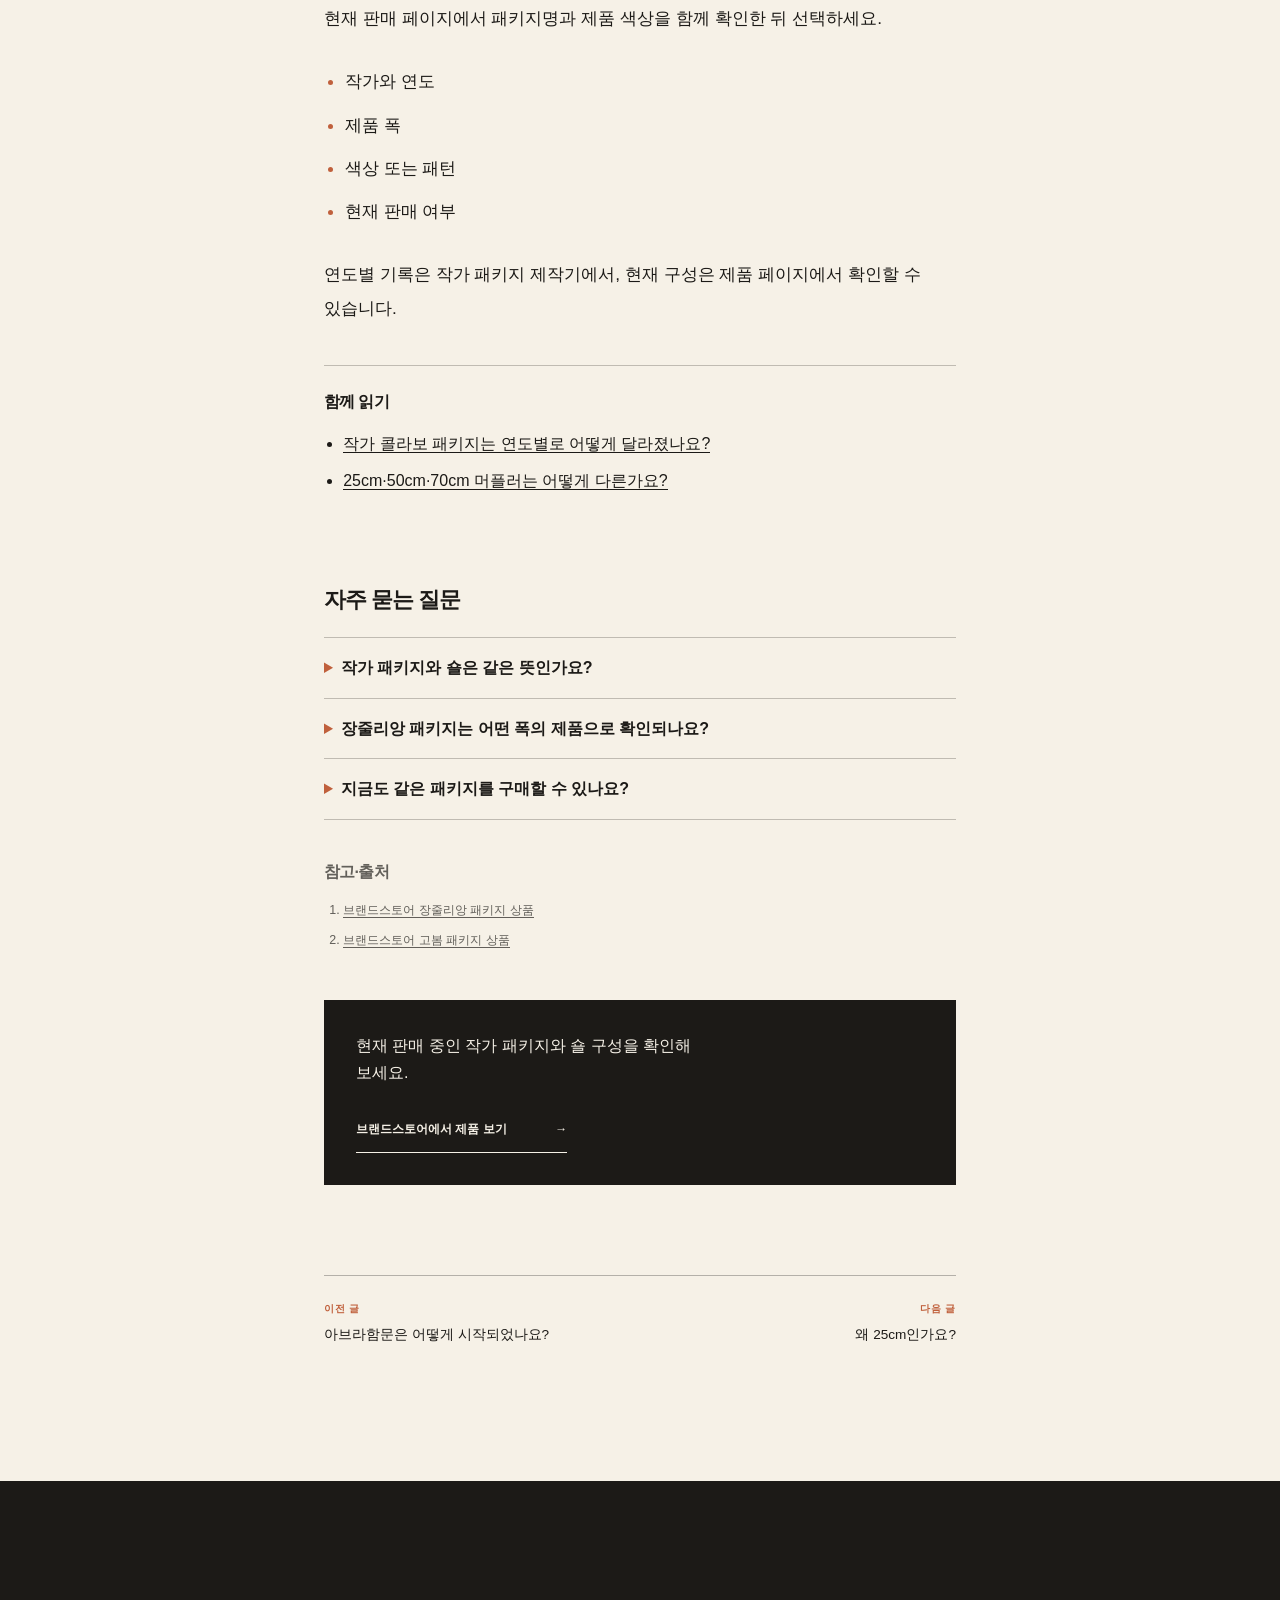
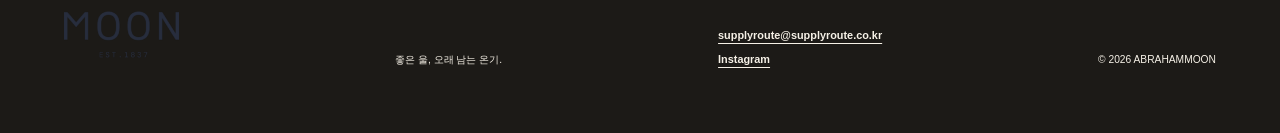
<file: story/artist-package-buying-guide.html>
<!doctype html>
<html lang="ko">
<head>
  <meta charset="utf-8">
  <meta name="viewport" content="width=device-width, initial-scale=1">
  <meta name="google-site-verification" content="_J6cHB0h9uCOF76orli_g7ZYO8QkRP26V7AE0wf_xrk" />
  <meta name="description" content="아브라함문 작가 패키지를 고를 때 상품명에서 작가와 연도, 70cm 숄의 색상·패턴을 확인하는 방법을 구매 전 체크 항목으로 정리합니다.">
  <meta name="author" content="박혜진 브랜드 비주얼팀">
  <meta name="theme-color" content="#F6F1E7">
  <link rel="canonical" href="https://abrahammoon-muffler.vercel.app/story/artist-package-buying-guide.html">
  <meta property="og:type" content="article">
  <meta property="og:title" content="아브라함문 작가 패키지는 무엇을 확인해야 하나요?">
  <meta property="og:description" content="아브라함문 작가 패키지를 고를 때 상품명에서 작가와 연도, 70cm 숄의 색상·패턴을 확인하는 방법을 구매 전 체크 항목으로 정리합니다.">
  <meta property="og:url" content="https://abrahammoon-muffler.vercel.app/story/artist-package-buying-guide.html">
  <meta property="og:image" content="https://abrahammoon-muffler.vercel.app/assets/abrahammoon-merino-muffler.png">
  <title>아브라함문 작가 패키지는 무엇을 확인해야 하나요?</title>
  <link rel="stylesheet" href="../styles.css"><script src="../script.js" defer></script>
  <script type="application/ld+json">{"@context":"https://schema.org","@type":"BlogPosting","headline":"아브라함문 작가 패키지는 무엇을 확인해야 하나요?","description":"아브라함문 작가 패키지를 고를 때 상품명에서 작가와 연도, 70cm 숄의 색상·패턴을 확인하는 방법을 구매 전 체크 항목으로 정리합니다.","datePublished":"2026-08-14","dateModified":"2026-08-29","author":{"@type":"Person","name":"박혜진 브랜드 비주얼팀"},"mainEntityOfPage":"https://abrahammoon-muffler.vercel.app/story/artist-package-buying-guide.html","keywords":"비하인드, 제품"}</script>
  <script type="application/ld+json">{"@context":"https://schema.org","@type":"FAQPage","mainEntity":[{"@type":"Question","name":"작가 패키지와 숄은 같은 뜻인가요?","acceptedAnswer":{"@type":"Answer","text":"패키지는 포장 구성을 가리키고, 숄의 폭과 색상·패턴은 상품명에서 별도로 확인해야 합니다."}},{"@type":"Question","name":"장줄리앙 패키지는 어떤 폭의 제품으로 확인되나요?","acceptedAnswer":{"@type":"Answer","text":"현재 확인되는 상품 기록에서는 70cm 메리노울 숄에 적용되어 있습니다."}},{"@type":"Question","name":"지금도 같은 패키지를 구매할 수 있나요?","acceptedAnswer":{"@type":"Answer","text":"판매 여부와 구성은 바뀔 수 있으므로 브랜드스토어의 현재 상품 페이지를 확인해 주세요."}}]}</script>
  <script type="application/ld+json">{"@context":"https://schema.org","@type":"BreadcrumbList","itemListElement":[{"@type":"ListItem","position":1,"name":"홈","item":"https://abrahammoon-muffler.vercel.app/"},{"@type":"ListItem","position":2,"name":"이야기","item":"https://abrahammoon-muffler.vercel.app/story/"},{"@type":"ListItem","position":3,"name":"작가 패키지는 무엇을 확인해야 하나요?","item":"https://abrahammoon-muffler.vercel.app/story/artist-package-buying-guide.html"}]}</script>
  <link rel="stylesheet" href="../assets/cart.css">
</head>
<body class="story-page">
  <a class="skip-link" href="#main">본문으로 건너뛰기</a>
  <header class="site-header is-scrolled" data-header><a class="wordmark" href="../index.html" aria-label="아브라함문 홈"><img class="wordmark-logo" src="../assets/moon-logo.webp" alt="아브라함문" width="200" height="120"></a><button class="menu-button" type="button" aria-expanded="false" aria-controls="site-nav" data-menu-button><span>메뉴</span><span class="menu-icon" aria-hidden="true"></span></button><nav class="site-nav" id="site-nav" aria-label="주요 메뉴" data-nav><a href="../index.html#home">홈</a><a href="../about.html">내 소개</a><a href="../products.html">제품</a><a href="./" aria-current="page">이야기</a><a href="../contact.html">연락하기</a></nav></header>
  <main id="main" class="story-shell"><a class="post-back" href="./">← 이야기 목록</a><article>
    <header class="post-head"><time datetime="2026-08-14">2026년 8월 14일</time><h1>아브라함문 작가 패키지는 무엇을 확인해야 하나요?</h1><p class="post-meta">박혜진 브랜드 비주얼팀</p></header><hr class="post-rule">
    <div class="post-body">
      <p>아브라함문 작가 패키지는 상품명에서 작가 이름과 제품 구성을 함께 확인하는 것이 가장 분명합니다. 현재 상품 기록에는 2024년 장줄리앙 패키지와 2025년 고봄 패키지가 70cm 메리노울 숄과 연결되어 있습니다.</p>
      <h2>상품명에서 무엇을 먼저 보나요?</h2><p>작가 이름 뒤에 이어지는 제품 폭과 색상·패턴을 먼저 확인합니다. 패키지가 같아도 안에 담긴 숄의 색과 패턴은 상품마다 다릅니다.</p><p>패키지 이름과 제품 이름을 나누어 보면 원하는 구성을 더 정확히 고를 수 있습니다.</p>
      <h2>연도별 패키지는 어떻게 구분하나요?</h2><p>상품 기록에서 2024년 장줄리앙 패키지는 드레스 고든과 반녹번 네이비 70cm 숄로 확인됩니다. 2025년 고봄 패키지는 그레이 톰슨, 그레이, 반녹번 실버를 비롯한 70cm 숄 상품으로 확인됩니다.</p><p>연도와 작가 이름은 판매 상품 기록을 기준으로 확인하는 것이 안전합니다.</p>
      <h2>구매 전에는 무엇을 다시 확인하나요?</h2><p>작가 패키지의 판매 여부와 구성은 시점에 따라 달라질 수 있으므로 현재 상품 페이지를 확인합니다. 이 글은 상품명에서 확인되는 범위만 다룹니다.</p><p>현재 판매 페이지에서 패키지명과 제품 색상을 함께 확인한 뒤 선택하세요.</p>
      <ul><li>작가와 연도</li><li>제품 폭</li><li>색상 또는 패턴</li><li>현재 판매 여부</li></ul>
      <p>연도별 기록은 <a href="artist-package-collaboration.html">작가 패키지 제작기</a>에서, 현재 구성은 <a href="../products.html">제품 페이지</a>에서 확인할 수 있습니다.</p>
    </div>
    <section class="post-related" aria-labelledby="related-title"><h2 id="related-title">함께 읽기</h2><ul><li><a href="artist-package-collaboration.html">작가 콜라보 패키지는 연도별로 어떻게 달라졌나요?</a></li><li><a href="muffler-width-guide.html">25cm·50cm·70cm 머플러는 어떻게 다른가요?</a></li></ul></section>
    <section class="post-faq" aria-labelledby="faq-title"><h2 id="faq-title">자주 묻는 질문</h2><details><summary>작가 패키지와 숄은 같은 뜻인가요?</summary><p>패키지는 포장 구성을 가리키고, 숄의 폭과 색상·패턴은 상품명에서 별도로 확인해야 합니다.</p></details><details><summary>장줄리앙 패키지는 어떤 폭의 제품으로 확인되나요?</summary><p>현재 확인되는 상품 기록에서는 70cm 메리노울 숄에 적용되어 있습니다.</p></details><details><summary>지금도 같은 패키지를 구매할 수 있나요?</summary><p>판매 여부와 구성은 바뀔 수 있으므로 브랜드스토어의 현재 상품 페이지를 확인해 주세요.</p></details></section>
    <section class="post-sources" aria-labelledby="sources-title"><h2 id="sources-title">참고·출처</h2><ol><li><a href="https://brand.naver.com/supplyroute/products/12481833026" target="_blank" rel="noopener noreferrer">브랜드스토어 장줄리앙 패키지 상품</a></li><li><a href="https://brand.naver.com/supplyroute/products/13495596141" target="_blank" rel="noopener noreferrer">브랜드스토어 고봄 패키지 상품</a></li></ol></section>
    <aside class="post-cta"><p>현재 판매 중인 작가 패키지와 숄 구성을 확인해 보세요.</p><a class="text-link" href="https://brand.naver.com/supplyroute/category/df5af5ae3cc6471ca82983ab7759e112?cp=2" target="_blank" rel="noopener noreferrer">브랜드스토어에서 제품 보기 <span aria-hidden="true">→</span></a></aside>
    <nav class="post-nav" aria-label="다른 이야기"><a href="how-abraham-moon-started.html"><small>이전 글</small><span>아브라함문은 어떻게 시작되었나요?</span></a><a href="why-25cm-muffler.html"><small>다음 글</small><span>왜 25cm인가요?</span></a></nav>
  </article></main>
  <footer class="site-footer">
    <a class="wordmark" href="../index.html"><img class="wordmark-logo" src="../assets/moon-logo.webp" alt="아브라함문" width="200" height="120"></a>
    <p>좋은 울, 오래 남는 온기.</p>
    <div class="site-footer-contact">
      <a href="mailto:supplyroute@supplyroute.co.kr" target="_blank" rel="noopener noreferrer">supplyroute@supplyroute.co.kr</a>
      <a href="https://www.instagram.com/supplyroute" target="_blank" rel="noopener noreferrer">Instagram</a>
    </div>
    <p>© <span data-year></span> ABRAHAMMOON</p>
  </footer>
  <script src="../assets/cart.js" defer></script>
</body>
</html>
</file>
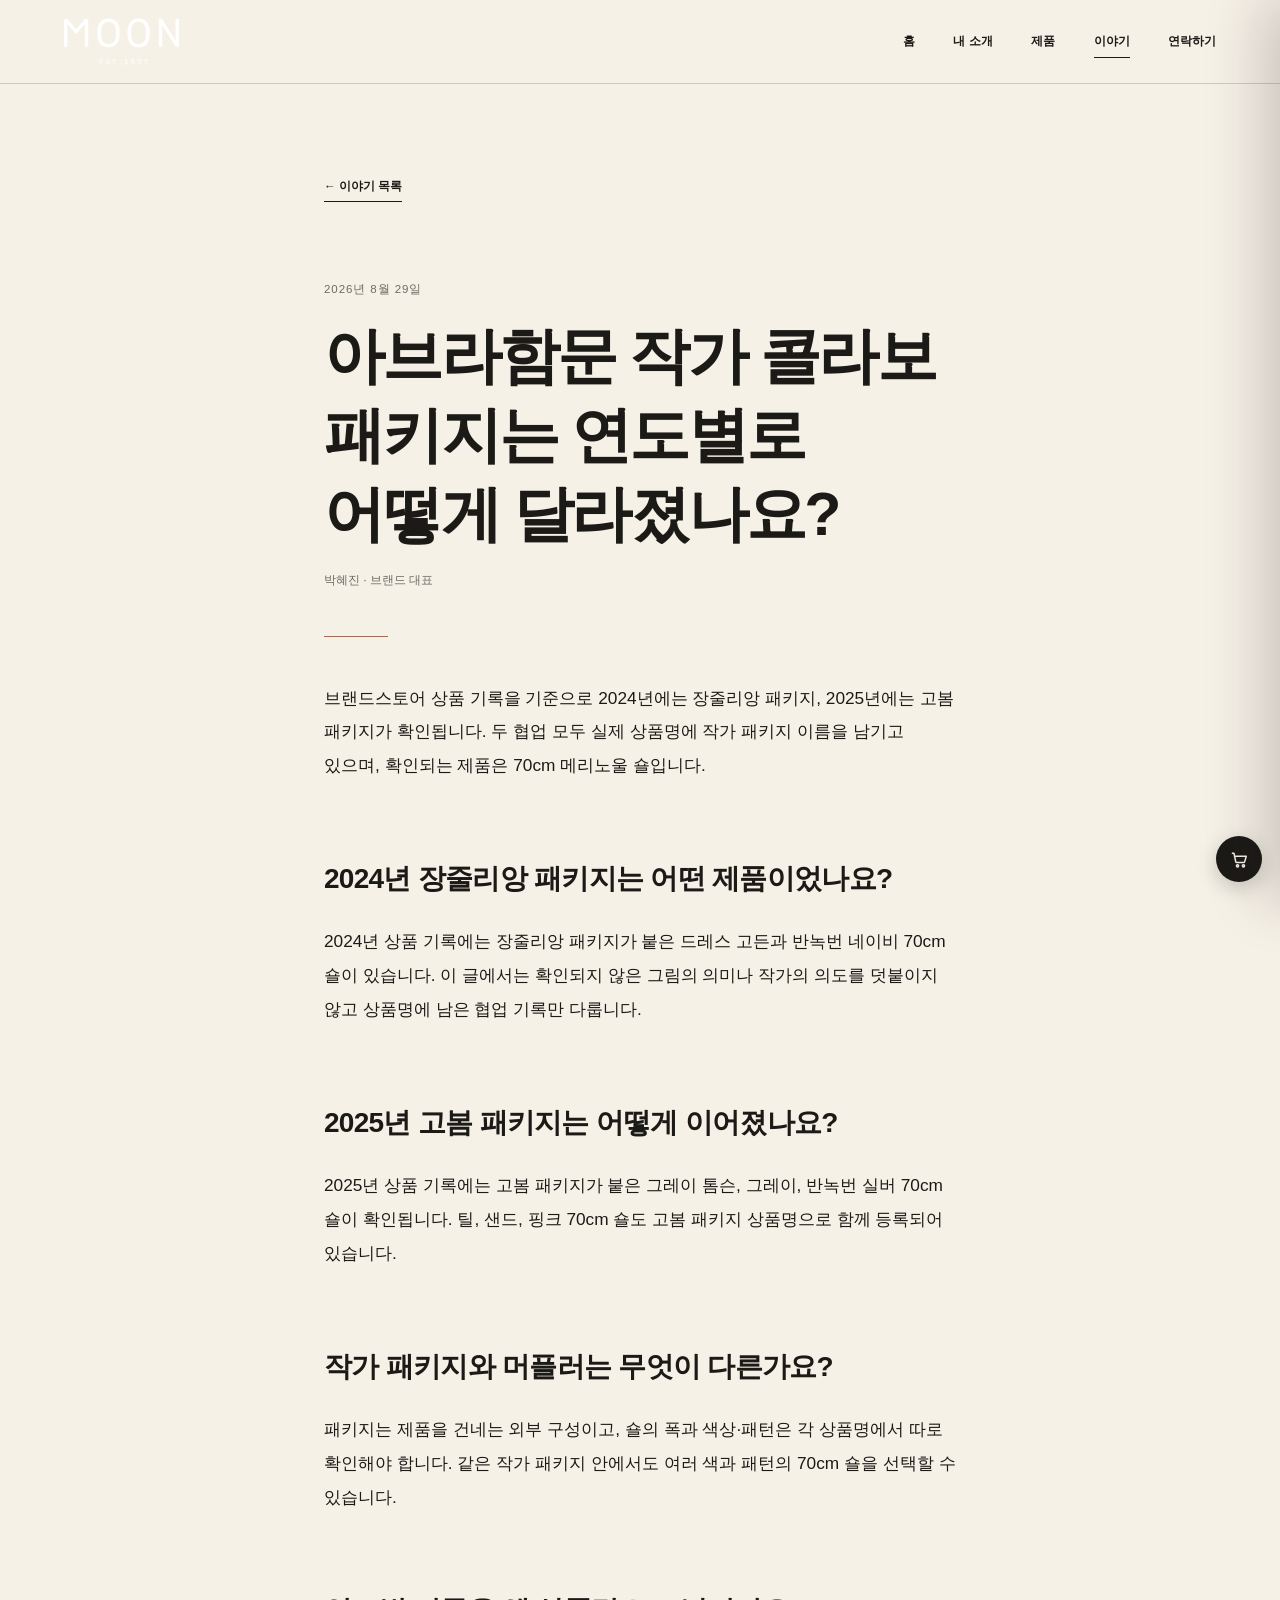
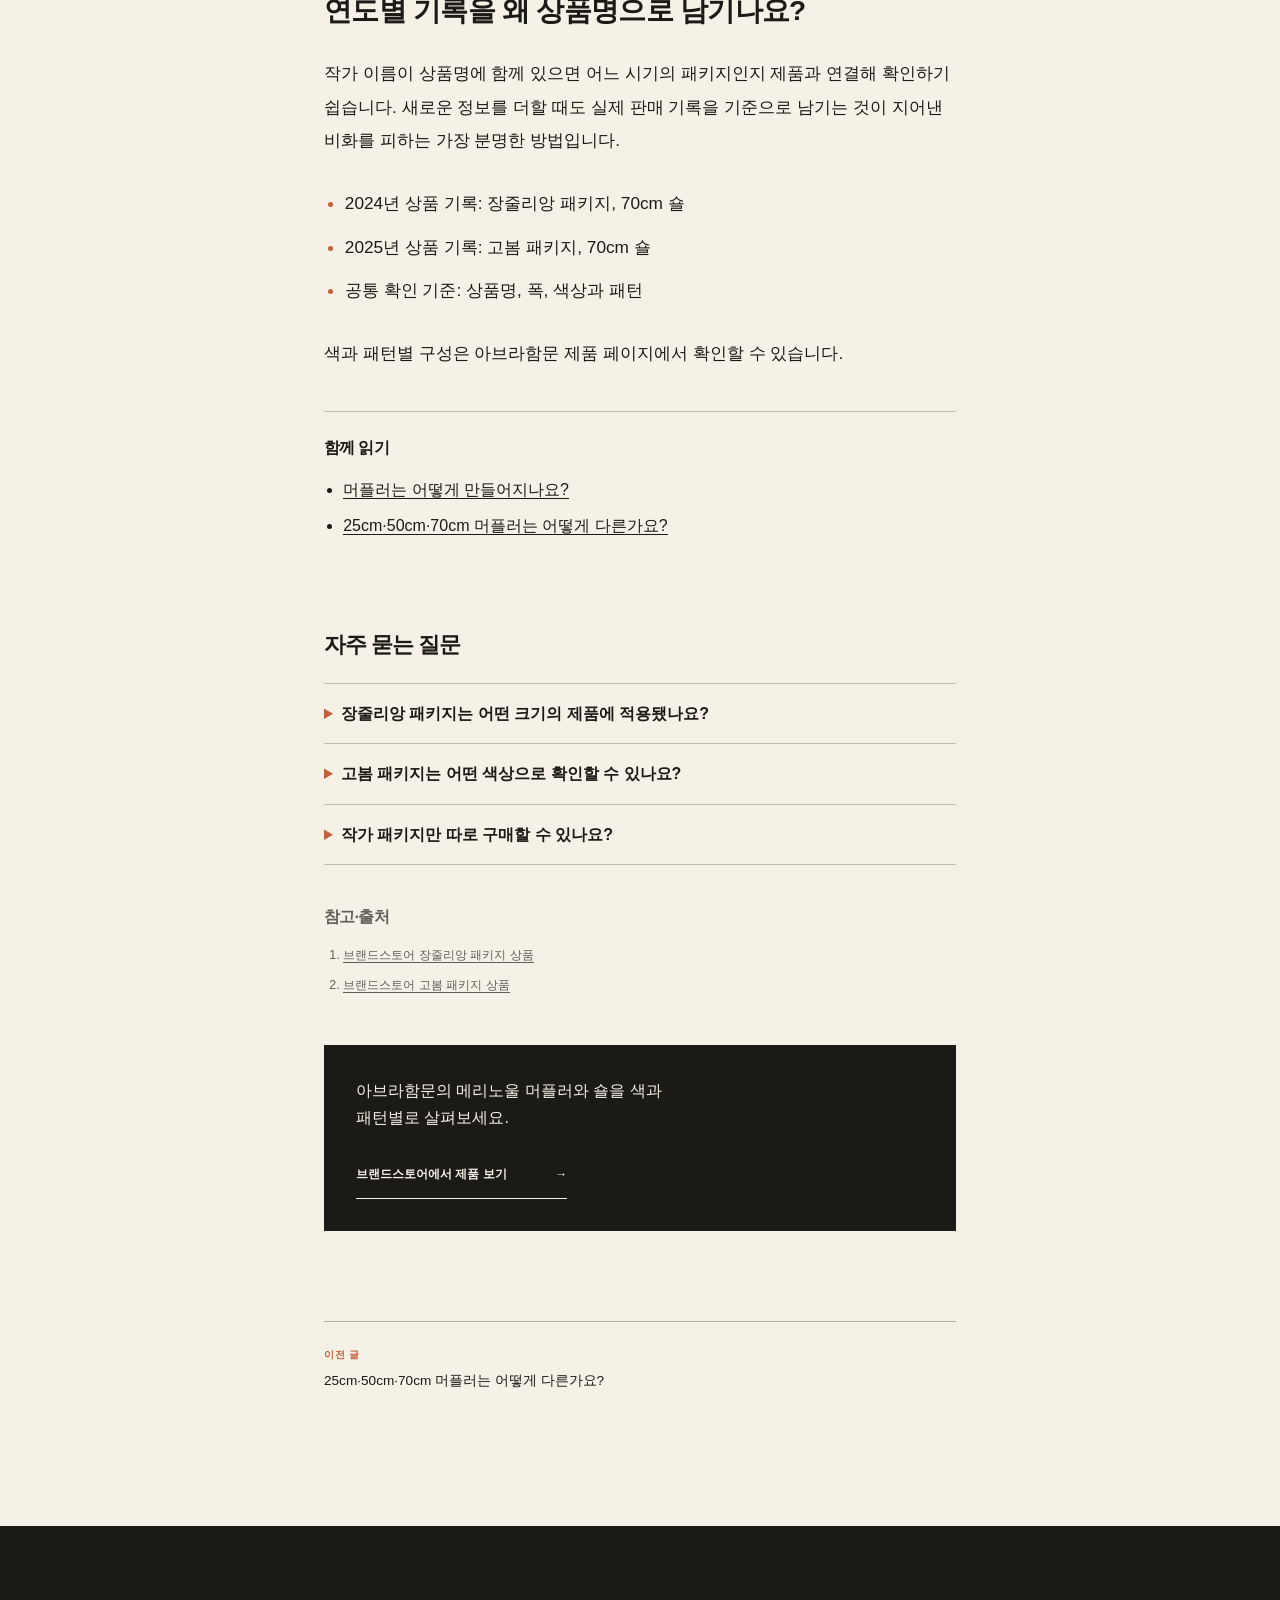
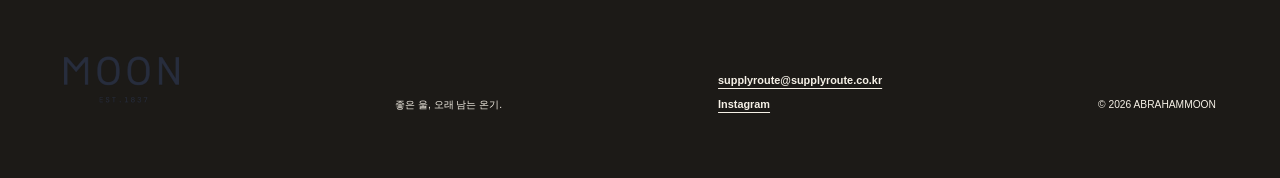
<file: story/artist-package-collaboration.html>
<!doctype html>
<html lang="ko">
<head>
  <meta charset="utf-8">
  <meta name="viewport" content="width=device-width, initial-scale=1">
  <meta name="google-site-verification" content="_J6cHB0h9uCOF76orli_g7ZYO8QkRP26V7AE0wf_xrk" />
  <meta name="description" content="아브라함문 브랜드스토어 상품 기록을 기준으로 2024년 장줄리앙 패키지와 2025년 고봄 패키지가 적용된 70cm 숄 구성을 확인된 사실만으로 정리합니다.">
  <meta name="author" content="박혜진 · 브랜드 대표">
  <meta name="theme-color" content="#F6F1E7">
  <link rel="canonical" href="https://abrahammoon-muffler.vercel.app/story/artist-package-collaboration.html">
  <meta property="og:type" content="article">
  <meta property="og:title" content="아브라함문 작가 콜라보 패키지는 연도별로 어떻게 달라졌나요?">
  <meta property="og:description" content="아브라함문 브랜드스토어 상품 기록을 기준으로 2024년 장줄리앙 패키지와 2025년 고봄 패키지가 적용된 70cm 숄 구성을 확인된 사실만으로 정리합니다.">
  <meta property="og:url" content="https://abrahammoon-muffler.vercel.app/story/artist-package-collaboration.html">
  <meta property="og:image" content="https://abrahammoon-muffler.vercel.app/assets/abrahammoon-merino-muffler.png">
  <title>아브라함문 작가 콜라보 패키지는 연도별로 어떻게 달라졌나요?</title>
  <link rel="stylesheet" href="../styles.css">
  <script src="../script.js" defer></script>
  <script type="application/ld+json">{"@context":"https://schema.org","@type":"BlogPosting","headline":"아브라함문 작가 콜라보 패키지는 연도별로 어떻게 달라졌나요?","description":"아브라함문 브랜드스토어 상품 기록을 기준으로 2024년 장줄리앙 패키지와 2025년 고봄 패키지가 적용된 70cm 숄 구성을 확인된 사실만으로 정리합니다.","datePublished":"2026-08-29","dateModified":"2026-08-29","author":{"@type":"Person","name":"박혜진 · 브랜드 대표"},"mainEntityOfPage":"https://abrahammoon-muffler.vercel.app/story/artist-package-collaboration.html","keywords":"패키지, 작가 협업"}</script>
  <script type="application/ld+json">{"@context":"https://schema.org","@type":"FAQPage","mainEntity":[{"@type":"Question","name":"장줄리앙 패키지는 어떤 크기의 제품에 적용됐나요?","acceptedAnswer":{"@type":"Answer","text":"현재 상품 기록에서는 드레스 고든과 반녹번 네이비 70cm 숄에 적용된 구성이 확인됩니다."}},{"@type":"Question","name":"고봄 패키지는 어떤 색상으로 확인할 수 있나요?","acceptedAnswer":{"@type":"Answer","text":"그레이 톰슨, 그레이, 반녹번 실버, 틸, 샌드, 핑크 70cm 숄 상품이 확인됩니다."}},{"@type":"Question","name":"작가 패키지만 따로 구매할 수 있나요?","acceptedAnswer":{"@type":"Answer","text":"별도 판매 여부는 이 글에서 확인할 수 없으므로 브랜드스토어의 현재 상품 구성을 확인해 주세요."}}]}</script>
  <script type="application/ld+json">{"@context":"https://schema.org","@type":"BreadcrumbList","itemListElement":[{"@type":"ListItem","position":1,"name":"홈","item":"https://abrahammoon-muffler.vercel.app/"},{"@type":"ListItem","position":2,"name":"이야기","item":"https://abrahammoon-muffler.vercel.app/story/"},{"@type":"ListItem","position":3,"name":"아브라함문 작가 콜라보 패키지는 연도별로 어떻게 달라졌나요?","item":"https://abrahammoon-muffler.vercel.app/story/artist-package-collaboration.html"}]}</script>
  <link rel="stylesheet" href="../assets/cart.css">
</head>
<body class="story-page">
  <a class="skip-link" href="#main">본문으로 건너뛰기</a>
  <header class="site-header is-scrolled" data-header>
    <a class="wordmark" href="../index.html" aria-label="아브라함문 홈"><img class="wordmark-logo" src="../assets/moon-logo.webp" alt="아브라함문" width="200" height="120"></a>
    <button class="menu-button" type="button" aria-expanded="false" aria-controls="site-nav" data-menu-button><span>메뉴</span><span class="menu-icon" aria-hidden="true"></span></button>
    <nav class="site-nav" id="site-nav" aria-label="주요 메뉴" data-nav>
      <a href="../index.html#home">홈</a><a href="../about.html">내 소개</a><a href="../products.html">제품</a><a href="./" aria-current="page">이야기</a><a href="../contact.html">연락하기</a>
    </nav>
  </header>
  <main id="main" class="story-shell">
    <a class="post-back" href="./">← 이야기 목록</a>
    <article>
      <header class="post-head">
        <time datetime="2026-08-29">2026년 8월 29일</time>
        <h1>아브라함문 작가 콜라보 패키지는 연도별로 어떻게 달라졌나요?</h1>
        <p class="post-meta">박혜진 · 브랜드 대표</p>
      </header>
      <hr class="post-rule">
      <div class="post-body">
        <p>브랜드스토어 상품 기록을 기준으로 2024년에는 장줄리앙 패키지, 2025년에는 고봄 패키지가 확인됩니다. 두 협업 모두 실제 상품명에 작가 패키지 이름을 남기고 있으며, 확인되는 제품은 70cm 메리노울 숄입니다.</p>
        <h2>2024년 장줄리앙 패키지는 어떤 제품이었나요?</h2><p>2024년 상품 기록에는 장줄리앙 패키지가 붙은 드레스 고든과 반녹번 네이비 70cm 숄이 있습니다. 이 글에서는 확인되지 않은 그림의 의미나 작가의 의도를 덧붙이지 않고 상품명에 남은 협업 기록만 다룹니다.</p>
        <h2>2025년 고봄 패키지는 어떻게 이어졌나요?</h2><p>2025년 상품 기록에는 고봄 패키지가 붙은 그레이 톰슨, 그레이, 반녹번 실버 70cm 숄이 확인됩니다. 틸, 샌드, 핑크 70cm 숄도 고봄 패키지 상품명으로 함께 등록되어 있습니다.</p>
        <h2>작가 패키지와 머플러는 무엇이 다른가요?</h2><p>패키지는 제품을 건네는 외부 구성이고, 숄의 폭과 색상·패턴은 각 상품명에서 따로 확인해야 합니다. 같은 작가 패키지 안에서도 여러 색과 패턴의 70cm 숄을 선택할 수 있습니다.</p>
        <h2>연도별 기록을 왜 상품명으로 남기나요?</h2><p>작가 이름이 상품명에 함께 있으면 어느 시기의 패키지인지 제품과 연결해 확인하기 쉽습니다. 새로운 정보를 더할 때도 실제 판매 기록을 기준으로 남기는 것이 지어낸 비화를 피하는 가장 분명한 방법입니다.</p><ul><li>2024년 상품 기록: 장줄리앙 패키지, 70cm 숄</li><li>2025년 상품 기록: 고봄 패키지, 70cm 숄</li><li>공통 확인 기준: 상품명, 폭, 색상과 패턴</li></ul>
        <p>색과 패턴별 구성은 <a href="../products.html">아브라함문 제품 페이지</a>에서 확인할 수 있습니다.</p>
      </div>
      <section class="post-related" aria-labelledby="related-title">
        <h2 id="related-title">함께 읽기</h2>
        <ul><li><a href="how-mufflers-are-made.html">머플러는 어떻게 만들어지나요?</a></li><li><a href="muffler-width-guide.html">25cm·50cm·70cm 머플러는 어떻게 다른가요?</a></li></ul>
      </section>
      <section class="post-faq" aria-labelledby="faq-title">
        <h2 id="faq-title">자주 묻는 질문</h2>
        <details><summary>장줄리앙 패키지는 어떤 크기의 제품에 적용됐나요?</summary><p>현재 상품 기록에서는 드레스 고든과 반녹번 네이비 70cm 숄에 적용된 구성이 확인됩니다.</p></details>
        <details><summary>고봄 패키지는 어떤 색상으로 확인할 수 있나요?</summary><p>그레이 톰슨, 그레이, 반녹번 실버, 틸, 샌드, 핑크 70cm 숄 상품이 확인됩니다.</p></details>
        <details><summary>작가 패키지만 따로 구매할 수 있나요?</summary><p>별도 판매 여부는 이 글에서 확인할 수 없으므로 브랜드스토어의 현재 상품 구성을 확인해 주세요.</p></details>
      </section>
      <section class="post-sources" aria-labelledby="sources-title">
        <h2 id="sources-title">참고·출처</h2>
        <ol><li><a href="https://brand.naver.com/supplyroute/products/12481833026" target="_blank" rel="noopener noreferrer">브랜드스토어 장줄리앙 패키지 상품</a></li><li><a href="https://brand.naver.com/supplyroute/products/13495596141" target="_blank" rel="noopener noreferrer">브랜드스토어 고봄 패키지 상품</a></li></ol>
      </section>
      <aside class="post-cta">
        <p>아브라함문의 메리노울 머플러와 숄을 색과 패턴별로 살펴보세요.</p>
        <a class="text-link" href="https://brand.naver.com/supplyroute/category/df5af5ae3cc6471ca82983ab7759e112?cp=2" target="_blank" rel="noopener noreferrer">브랜드스토어에서 제품 보기 <span aria-hidden="true">→</span></a>
      </aside>
      <nav class="post-nav" aria-label="다른 이야기"><a href="muffler-width-guide.html"><small>이전 글</small><span>25cm·50cm·70cm 머플러는 어떻게 다른가요?</span></a><span aria-hidden="true"></span></nav>
    </article>
  </main>
  <footer class="site-footer">
    <a class="wordmark" href="../index.html"><img class="wordmark-logo" src="../assets/moon-logo.webp" alt="아브라함문" width="200" height="120"></a>
    <p>좋은 울, 오래 남는 온기.</p>
    <div class="site-footer-contact">
      <a href="mailto:supplyroute@supplyroute.co.kr" target="_blank" rel="noopener noreferrer">supplyroute@supplyroute.co.kr</a>
      <a href="https://www.instagram.com/supplyroute" target="_blank" rel="noopener noreferrer">Instagram</a>
    </div>
    <p>© <span data-year></span> ABRAHAMMOON</p>
  </footer>
  <script src="../assets/cart.js" defer></script>
</body>
</html>
</file>
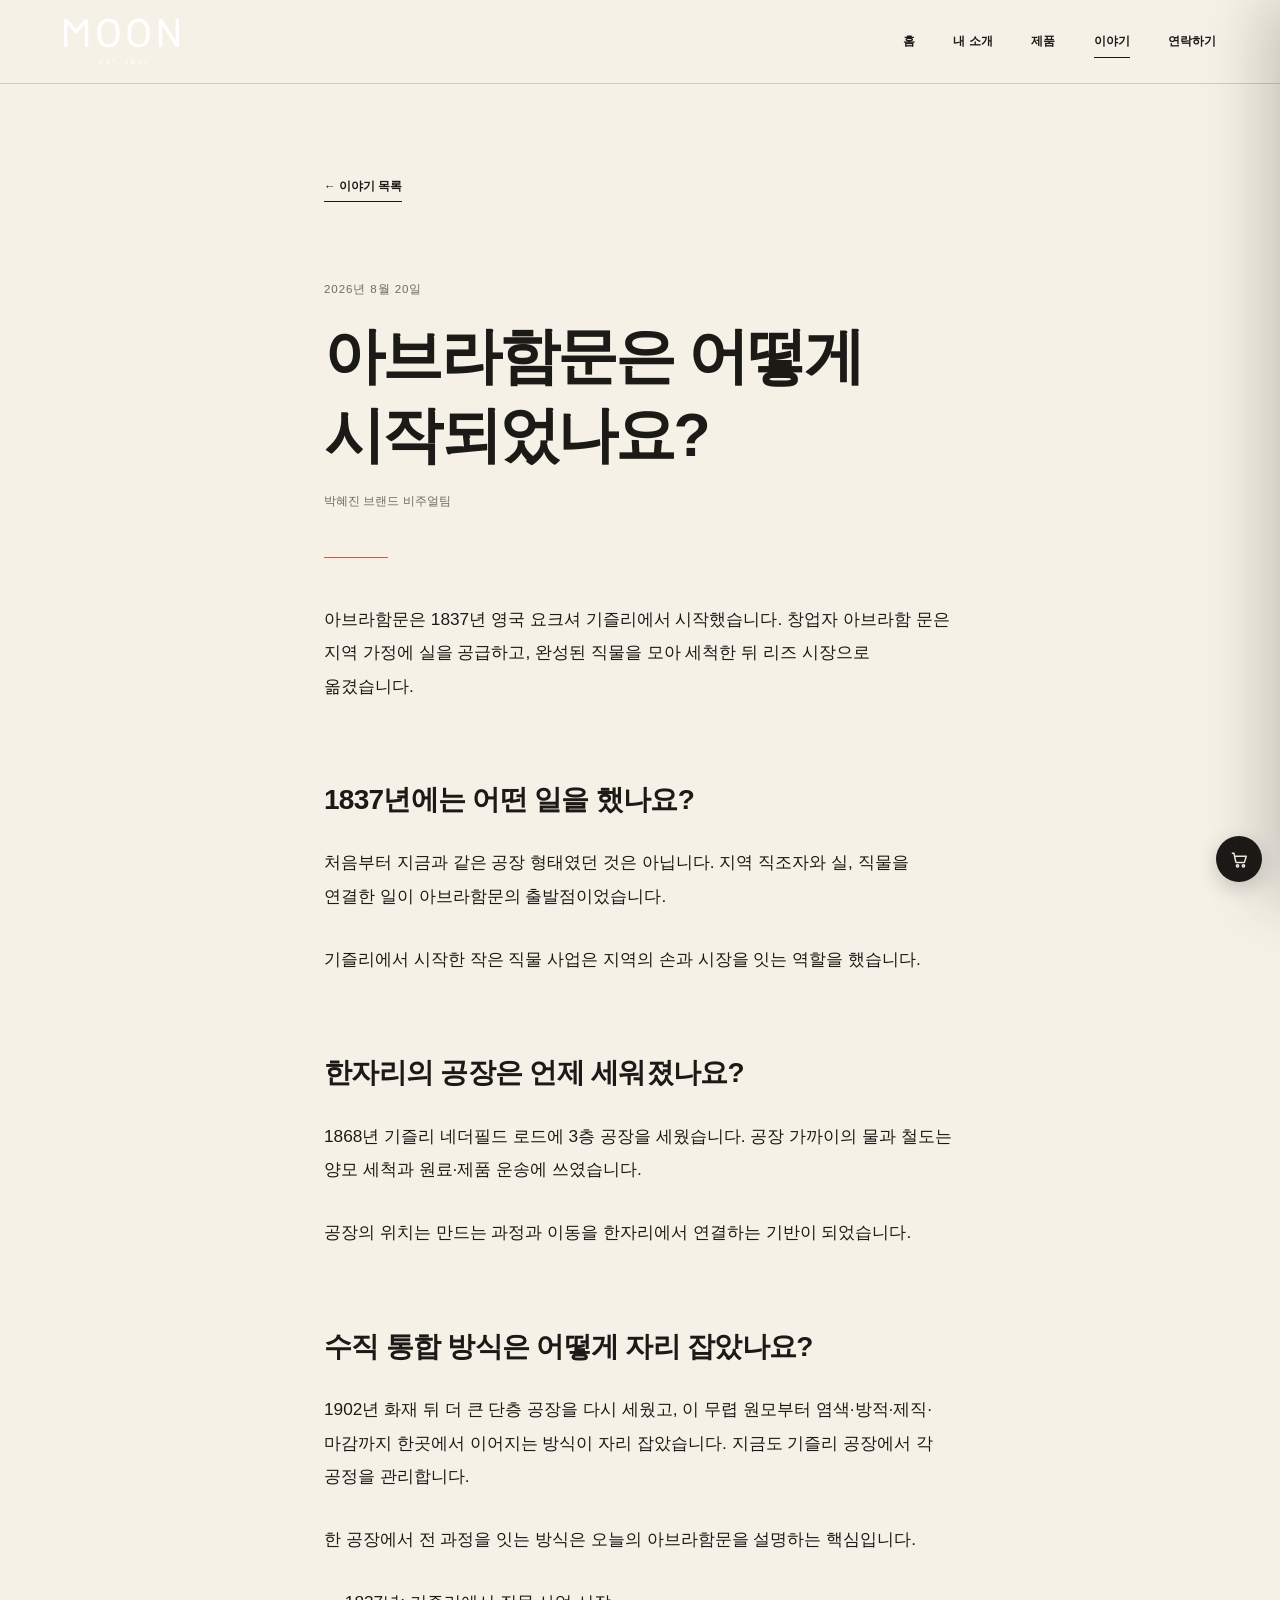
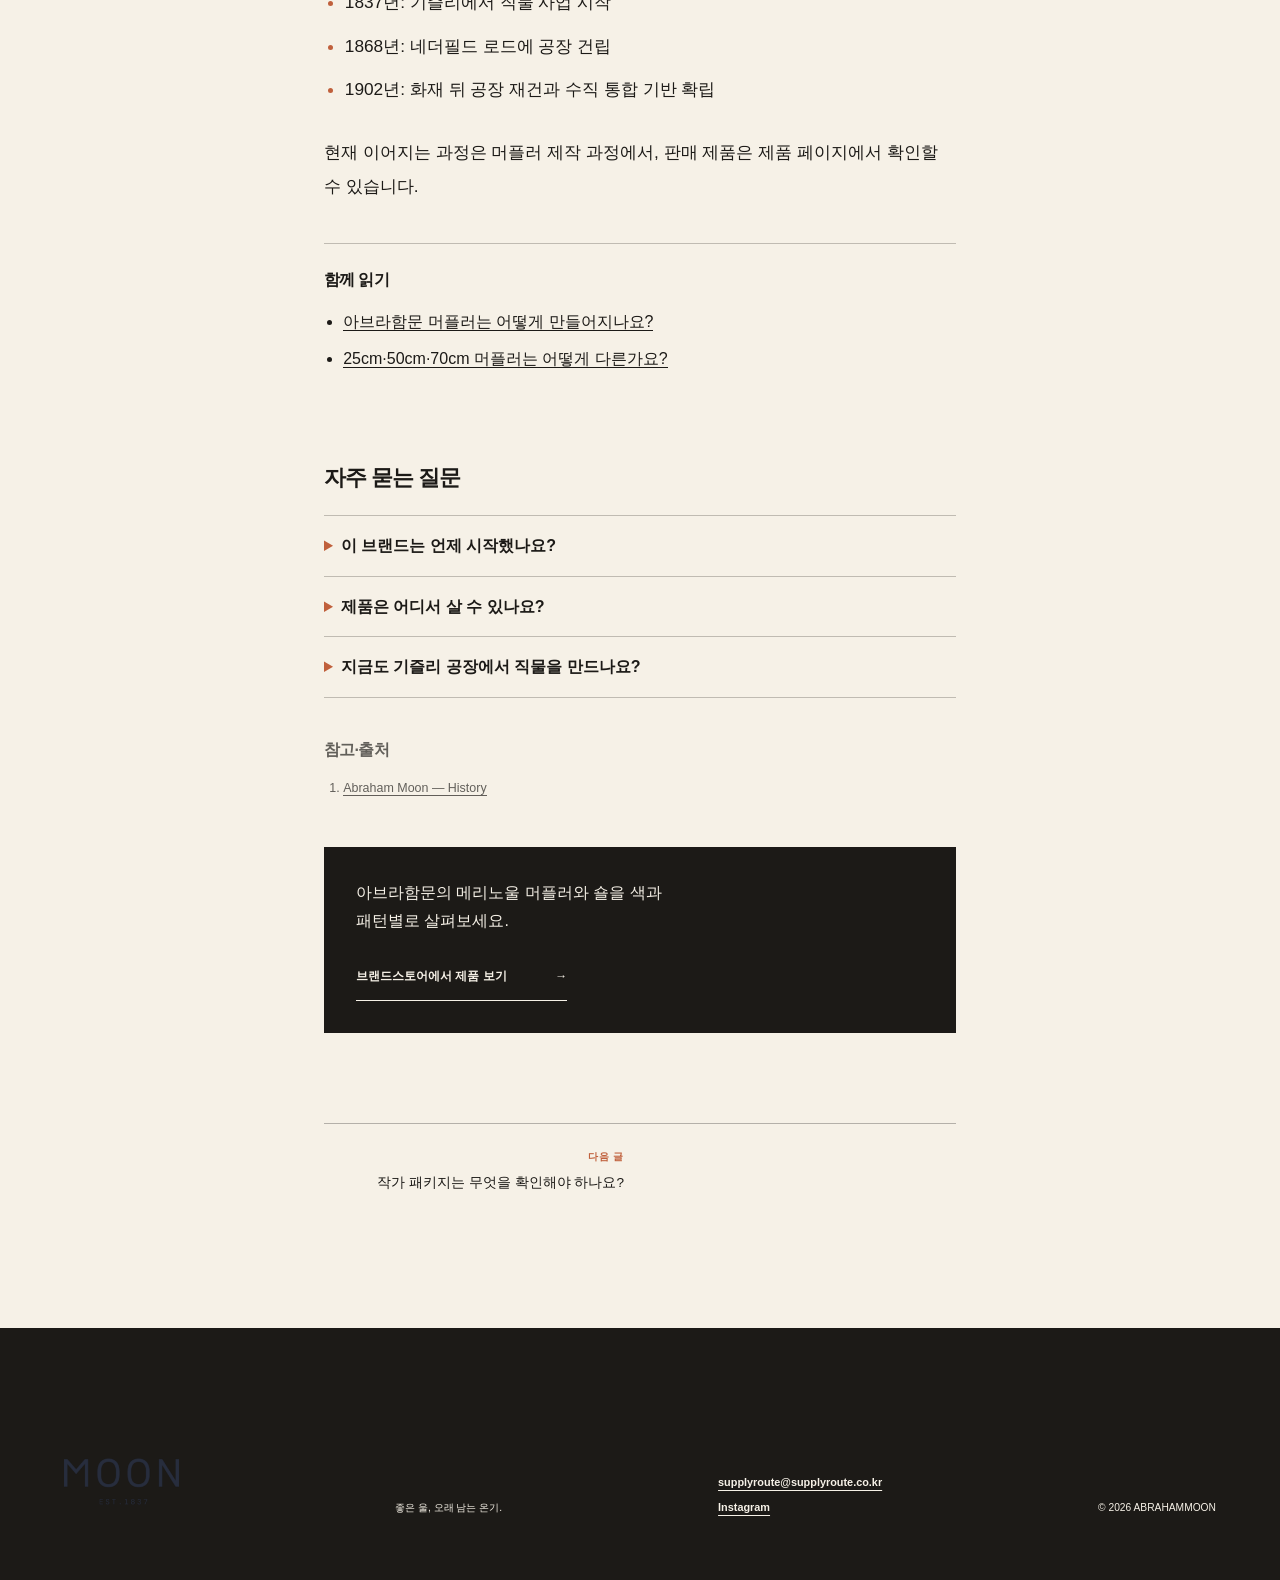
<file: story/how-abraham-moon-started.html>
<!doctype html>
<html lang="ko">
<head>
  <meta charset="utf-8">
  <meta name="viewport" content="width=device-width, initial-scale=1">
  <meta name="google-site-verification" content="_J6cHB0h9uCOF76orli_g7ZYO8QkRP26V7AE0wf_xrk" />
  <meta name="description" content="아브라함문이 1837년 영국 기즐리에서 어떻게 시작해 한 공장에서 전 공정을 잇는 모직 공장으로 성장했는지 처음 접하는 고객을 위해 정리합니다.">
  <meta name="author" content="박혜진 브랜드 비주얼팀">
  <meta name="theme-color" content="#F6F1E7">
  <link rel="canonical" href="https://abrahammoon-muffler.vercel.app/story/how-abraham-moon-started.html">
  <meta property="og:type" content="article">
  <meta property="og:title" content="아브라함문은 어떻게 시작되었나요?">
  <meta property="og:description" content="아브라함문이 1837년 영국 기즐리에서 어떻게 시작해 한 공장에서 전 공정을 잇는 모직 공장으로 성장했는지 처음 접하는 고객을 위해 정리합니다.">
  <meta property="og:url" content="https://abrahammoon-muffler.vercel.app/story/how-abraham-moon-started.html">
  <meta property="og:image" content="https://abrahammoon-muffler.vercel.app/assets/abrahammoon-merino-muffler.png">
  <title>아브라함문은 어떻게 시작되었나요?</title>
  <link rel="stylesheet" href="../styles.css">
  <script src="../script.js" defer></script>
  <script type="application/ld+json">{"@context":"https://schema.org","@type":"BlogPosting","headline":"아브라함문은 어떻게 시작되었나요?","description":"아브라함문이 1837년 영국 기즐리에서 어떻게 시작해 한 공장에서 전 공정을 잇는 모직 공장으로 성장했는지 처음 접하는 고객을 위해 정리합니다.","datePublished":"2026-08-20","dateModified":"2026-08-29","author":{"@type":"Person","name":"박혜진 브랜드 비주얼팀"},"mainEntityOfPage":"https://abrahammoon-muffler.vercel.app/story/how-abraham-moon-started.html","keywords":"브랜드, 시작"}</script>
  <script type="application/ld+json">{"@context":"https://schema.org","@type":"FAQPage","mainEntity":[{"@type":"Question","name":"이 브랜드는 언제 시작했나요?","acceptedAnswer":{"@type":"Answer","text":"아브라함문은 1837년 영국 요크셔 기즐리에서 시작했습니다."}},{"@type":"Question","name":"제품은 어디서 살 수 있나요?","acceptedAnswer":{"@type":"Answer","text":"홈페이지의 제품 페이지에서 브랜드스토어로 이동할 수 있습니다."}},{"@type":"Question","name":"지금도 기즐리 공장에서 직물을 만드나요?","acceptedAnswer":{"@type":"Answer","text":"현재도 기즐리의 공장에서 원모부터 직물 마감까지 여러 공정을 관리합니다."}}]}</script>
  <script type="application/ld+json">{"@context":"https://schema.org","@type":"BreadcrumbList","itemListElement":[{"@type":"ListItem","position":1,"name":"홈","item":"https://abrahammoon-muffler.vercel.app/"},{"@type":"ListItem","position":2,"name":"이야기","item":"https://abrahammoon-muffler.vercel.app/story/"},{"@type":"ListItem","position":3,"name":"아브라함문은 어떻게 시작되었나요?","item":"https://abrahammoon-muffler.vercel.app/story/how-abraham-moon-started.html"}]}</script>
  <link rel="stylesheet" href="../assets/cart.css">
</head>
<body class="story-page">
  <a class="skip-link" href="#main">본문으로 건너뛰기</a>
  <header class="site-header is-scrolled" data-header>
    <a class="wordmark" href="../index.html" aria-label="아브라함문 홈"><img class="wordmark-logo" src="../assets/moon-logo.webp" alt="아브라함문" width="200" height="120"></a>
    <button class="menu-button" type="button" aria-expanded="false" aria-controls="site-nav" data-menu-button><span>메뉴</span><span class="menu-icon" aria-hidden="true"></span></button>
    <nav class="site-nav" id="site-nav" aria-label="주요 메뉴" data-nav><a href="../index.html#home">홈</a><a href="../about.html">내 소개</a><a href="../products.html">제품</a><a href="./" aria-current="page">이야기</a><a href="../contact.html">연락하기</a></nav>
  </header>
  <main id="main" class="story-shell">
    <a class="post-back" href="./">← 이야기 목록</a>
    <article>
      <header class="post-head"><time datetime="2026-08-20">2026년 8월 20일</time><h1>아브라함문은 어떻게 시작되었나요?</h1><p class="post-meta">박혜진 브랜드 비주얼팀</p></header>
      <hr class="post-rule">
      <div class="post-body">
        <p>아브라함문은 1837년 영국 요크셔 기즐리에서 시작했습니다. 창업자 아브라함 문은 지역 가정에 실을 공급하고, 완성된 직물을 모아 세척한 뒤 리즈 시장으로 옮겼습니다.</p>
        <h2>1837년에는 어떤 일을 했나요?</h2>
        <p>처음부터 지금과 같은 공장 형태였던 것은 아닙니다. 지역 직조자와 실, 직물을 연결한 일이 아브라함문의 출발점이었습니다.</p>
        <p>기즐리에서 시작한 작은 직물 사업은 지역의 손과 시장을 잇는 역할을 했습니다.</p>
        <h2>한자리의 공장은 언제 세워졌나요?</h2>
        <p>1868년 기즐리 네더필드 로드에 3층 공장을 세웠습니다. 공장 가까이의 물과 철도는 양모 세척과 원료·제품 운송에 쓰였습니다.</p>
        <p>공장의 위치는 만드는 과정과 이동을 한자리에서 연결하는 기반이 되었습니다.</p>
        <h2>수직 통합 방식은 어떻게 자리 잡았나요?</h2>
        <p>1902년 화재 뒤 더 큰 단층 공장을 다시 세웠고, 이 무렵 원모부터 염색·방적·제직·마감까지 한곳에서 이어지는 방식이 자리 잡았습니다. 지금도 기즐리 공장에서 각 공정을 관리합니다.</p>
        <p>한 공장에서 전 과정을 잇는 방식은 오늘의 아브라함문을 설명하는 핵심입니다.</p>
        <ul><li>1837년: 기즐리에서 직물 사업 시작</li><li>1868년: 네더필드 로드에 공장 건립</li><li>1902년: 화재 뒤 공장 재건과 수직 통합 기반 확립</li></ul>
        <p>현재 이어지는 과정은 <a href="how-mufflers-are-made.html">머플러 제작 과정</a>에서, 판매 제품은 <a href="../products.html">제품 페이지</a>에서 확인할 수 있습니다.</p>
      </div>
      <section class="post-related" aria-labelledby="related-title"><h2 id="related-title">함께 읽기</h2><ul><li><a href="how-mufflers-are-made.html">아브라함문 머플러는 어떻게 만들어지나요?</a></li><li><a href="muffler-width-guide.html">25cm·50cm·70cm 머플러는 어떻게 다른가요?</a></li></ul></section>
      <section class="post-faq" aria-labelledby="faq-title"><h2 id="faq-title">자주 묻는 질문</h2><details><summary>이 브랜드는 언제 시작했나요?</summary><p>아브라함문은 1837년 영국 요크셔 기즐리에서 시작했습니다.</p></details><details><summary>제품은 어디서 살 수 있나요?</summary><p>홈페이지의 제품 페이지에서 브랜드스토어로 이동할 수 있습니다.</p></details><details><summary>지금도 기즐리 공장에서 직물을 만드나요?</summary><p>현재도 기즐리의 공장에서 원모부터 직물 마감까지 여러 공정을 관리합니다.</p></details></section>
      <section class="post-sources" aria-labelledby="sources-title"><h2 id="sources-title">참고·출처</h2><ol><li><a href="https://abrahammoon.co.uk/about-us/history/" target="_blank" rel="noopener noreferrer">Abraham Moon — History</a></li></ol></section>
      <aside class="post-cta"><p>아브라함문의 메리노울 머플러와 숄을 색과 패턴별로 살펴보세요.</p><a class="text-link" href="https://brand.naver.com/supplyroute/category/df5af5ae3cc6471ca82983ab7759e112?cp=2" target="_blank" rel="noopener noreferrer">브랜드스토어에서 제품 보기 <span aria-hidden="true">→</span></a></aside>
      <nav class="post-nav" aria-label="다른 이야기"><a href="artist-package-buying-guide.html"><small>다음 글</small><span>작가 패키지는 무엇을 확인해야 하나요?</span></a></nav>
    </article>
  </main>
  <footer class="site-footer">
    <a class="wordmark" href="../index.html"><img class="wordmark-logo" src="../assets/moon-logo.webp" alt="아브라함문" width="200" height="120"></a>
    <p>좋은 울, 오래 남는 온기.</p>
    <div class="site-footer-contact">
      <a href="mailto:supplyroute@supplyroute.co.kr" target="_blank" rel="noopener noreferrer">supplyroute@supplyroute.co.kr</a>
      <a href="https://www.instagram.com/supplyroute" target="_blank" rel="noopener noreferrer">Instagram</a>
    </div>
    <p>© <span data-year></span> ABRAHAMMOON</p>
  </footer>
  <script src="../assets/cart.js" defer></script>
</body>
</html>
</file>
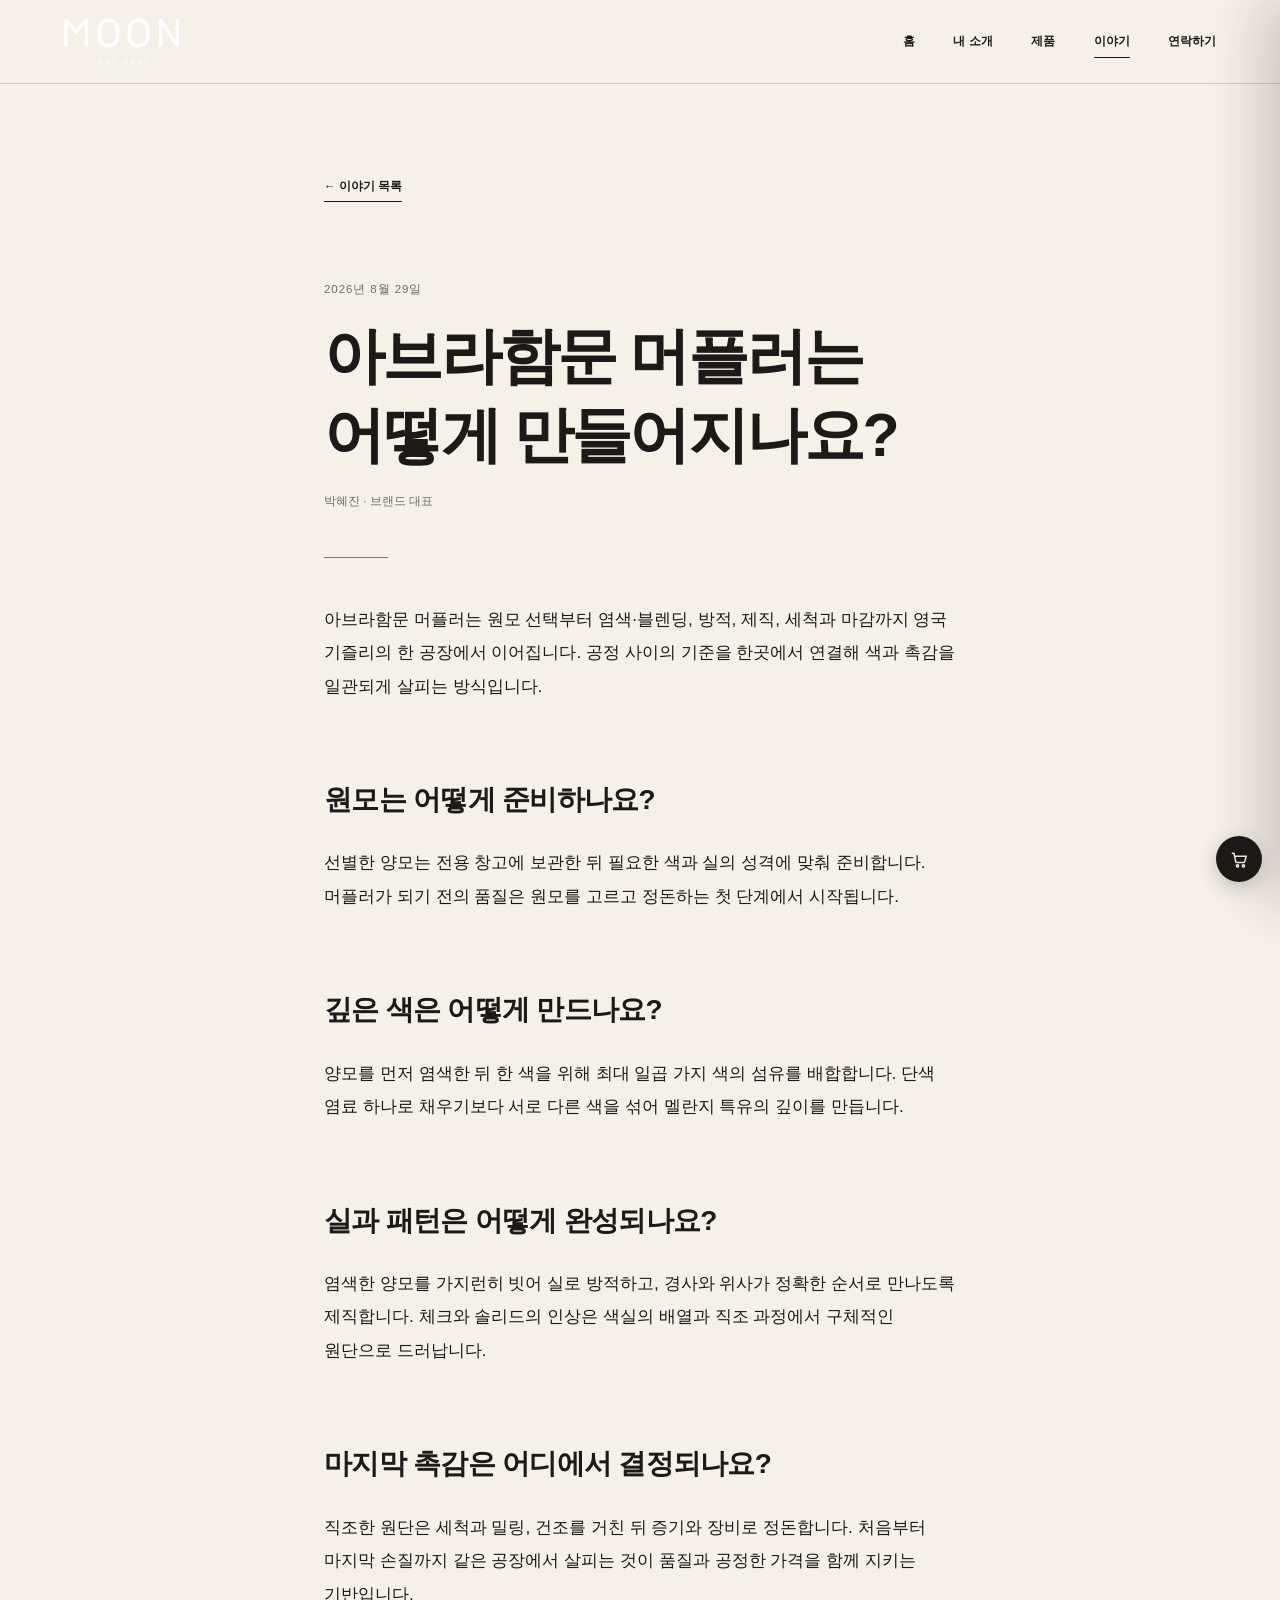
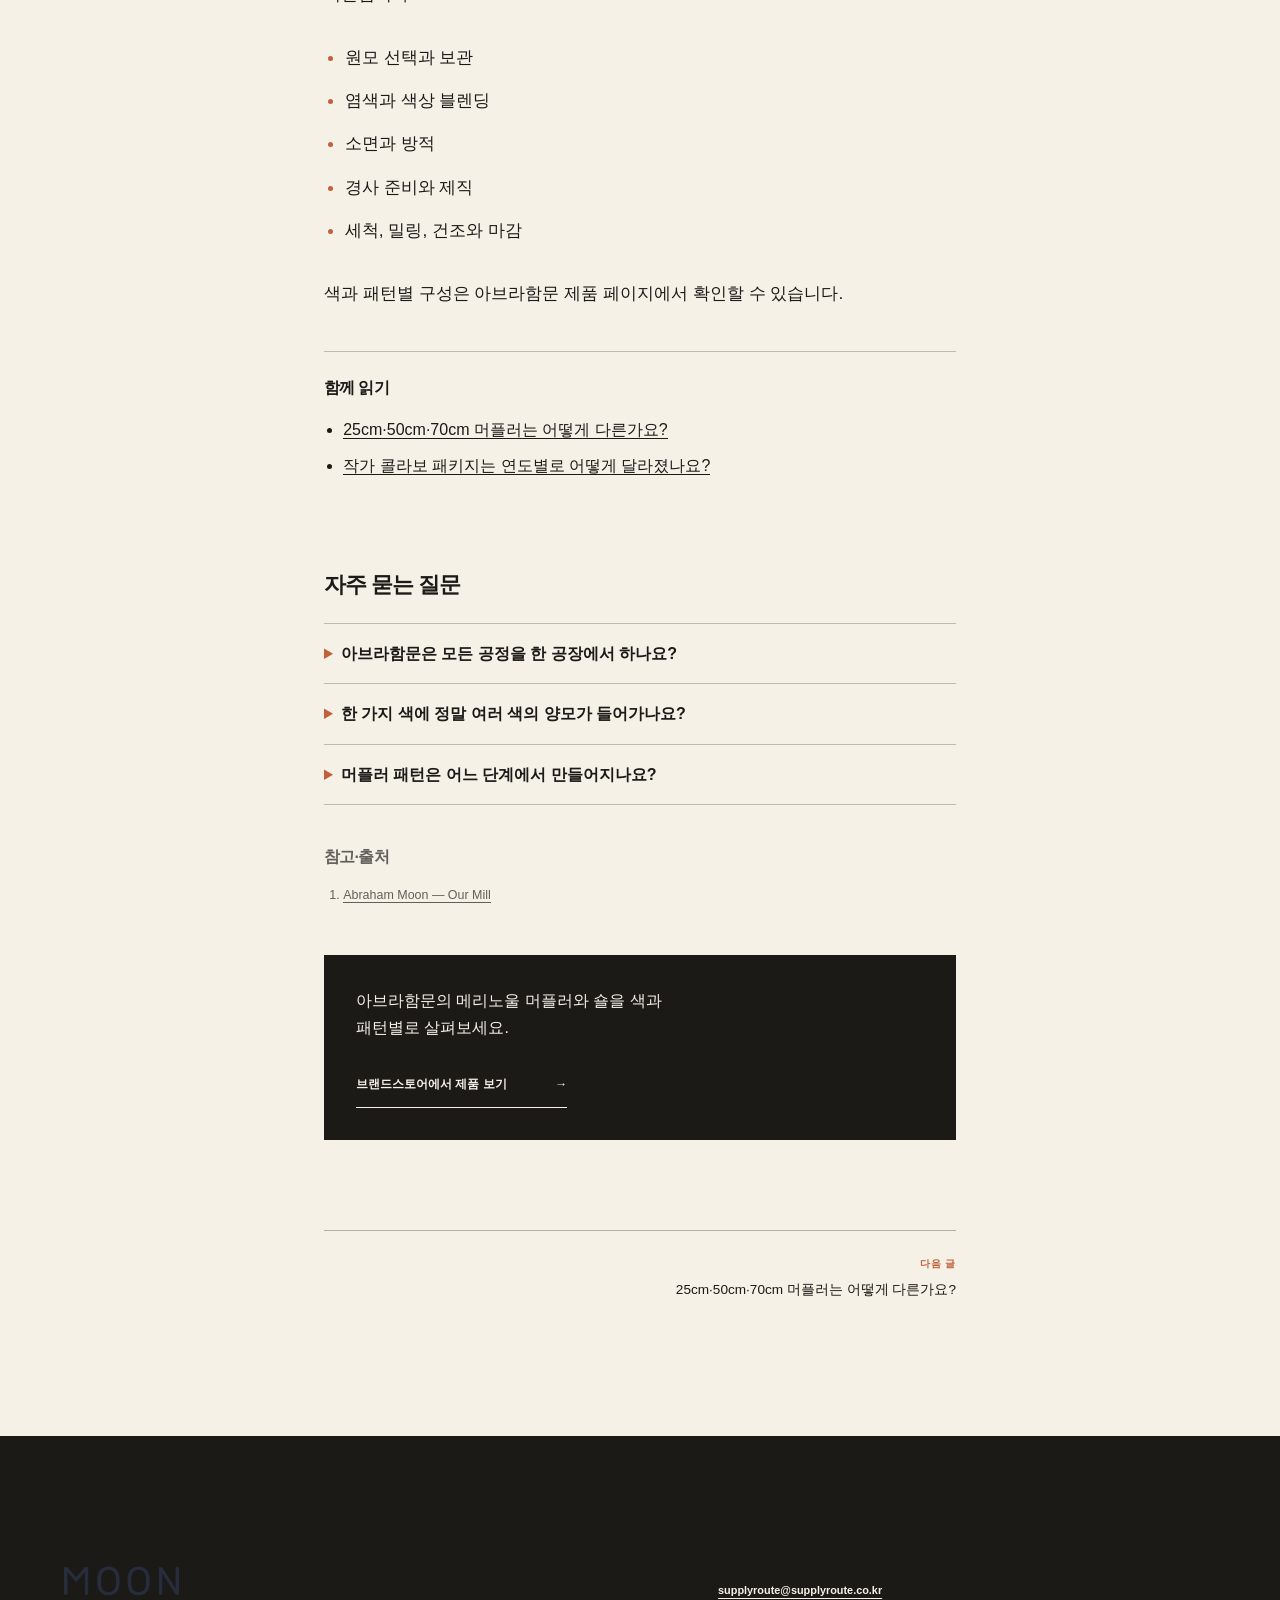
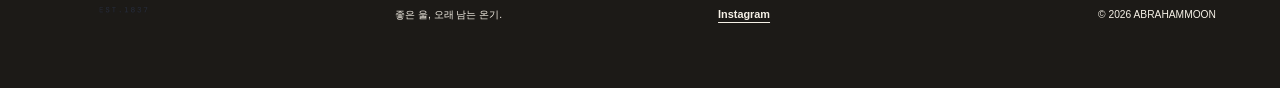
<file: story/how-mufflers-are-made.html>
<!doctype html>
<html lang="ko">
<head>
  <meta charset="utf-8">
  <meta name="viewport" content="width=device-width, initial-scale=1">
  <meta name="google-site-verification" content="_J6cHB0h9uCOF76orli_g7ZYO8QkRP26V7AE0wf_xrk" />
  <meta name="description" content="아브라함문 머플러가 원모 선택부터 염색·블렌딩, 방적, 제직, 세척과 마감까지 한 공장에서 완성되는 과정을 처음 접하는 고객도 이해하기 쉽게 설명합니다.">
  <meta name="author" content="박혜진 · 브랜드 대표">
  <meta name="theme-color" content="#F6F1E7">
  <link rel="canonical" href="https://abrahammoon-muffler.vercel.app/story/how-mufflers-are-made.html">
  <meta property="og:type" content="article">
  <meta property="og:title" content="아브라함문 머플러는 어떻게 만들어지나요?">
  <meta property="og:description" content="아브라함문 머플러가 원모 선택부터 염색·블렌딩, 방적, 제직, 세척과 마감까지 한 공장에서 완성되는 과정을 처음 접하는 고객도 이해하기 쉽게 설명합니다.">
  <meta property="og:url" content="https://abrahammoon-muffler.vercel.app/story/how-mufflers-are-made.html">
  <meta property="og:image" content="https://abrahammoon-muffler.vercel.app/assets/abrahammoon-merino-muffler.png">
  <title>아브라함문 머플러는 어떻게 만들어지나요?</title>
  <link rel="stylesheet" href="../styles.css">
  <script src="../script.js" defer></script>
  <script type="application/ld+json">{"@context":"https://schema.org","@type":"BlogPosting","headline":"아브라함문 머플러는 어떻게 만들어지나요?","description":"아브라함문 머플러가 원모 선택부터 염색·블렌딩, 방적, 제직, 세척과 마감까지 한 공장에서 완성되는 과정을 처음 접하는 고객도 이해하기 쉽게 설명합니다.","datePublished":"2026-08-29","dateModified":"2026-08-29","author":{"@type":"Person","name":"박혜진 · 브랜드 대표"},"mainEntityOfPage":"https://abrahammoon-muffler.vercel.app/story/how-mufflers-are-made.html","keywords":"제작 과정, 메리노울"}</script>
  <script type="application/ld+json">{"@context":"https://schema.org","@type":"FAQPage","mainEntity":[{"@type":"Question","name":"아브라함문은 모든 공정을 한 공장에서 하나요?","acceptedAnswer":{"@type":"Answer","text":"원모가 들어온 뒤 염색, 방적, 제직과 마감까지 기즐리 공장 한곳에서 관리합니다."}},{"@type":"Question","name":"한 가지 색에 정말 여러 색의 양모가 들어가나요?","acceptedAnswer":{"@type":"Answer","text":"색에 따라 최대 일곱 가지 색의 양모를 배합해 깊은 멜란지 색감을 만듭니다."}},{"@type":"Question","name":"머플러 패턴은 어느 단계에서 만들어지나요?","acceptedAnswer":{"@type":"Answer","text":"색실의 순서를 정한 뒤 경사와 위사를 교차해 짜는 제직 단계에서 패턴이 드러납니다."}}]}</script>
  <script type="application/ld+json">{"@context":"https://schema.org","@type":"BreadcrumbList","itemListElement":[{"@type":"ListItem","position":1,"name":"홈","item":"https://abrahammoon-muffler.vercel.app/"},{"@type":"ListItem","position":2,"name":"이야기","item":"https://abrahammoon-muffler.vercel.app/story/"},{"@type":"ListItem","position":3,"name":"아브라함문 머플러는 어떻게 만들어지나요?","item":"https://abrahammoon-muffler.vercel.app/story/how-mufflers-are-made.html"}]}</script>
  <link rel="stylesheet" href="../assets/cart.css">
</head>
<body class="story-page">
  <a class="skip-link" href="#main">본문으로 건너뛰기</a>
  <header class="site-header is-scrolled" data-header>
    <a class="wordmark" href="../index.html" aria-label="아브라함문 홈"><img class="wordmark-logo" src="../assets/moon-logo.webp" alt="아브라함문" width="200" height="120"></a>
    <button class="menu-button" type="button" aria-expanded="false" aria-controls="site-nav" data-menu-button><span>메뉴</span><span class="menu-icon" aria-hidden="true"></span></button>
    <nav class="site-nav" id="site-nav" aria-label="주요 메뉴" data-nav>
      <a href="../index.html#home">홈</a><a href="../about.html">내 소개</a><a href="../products.html">제품</a><a href="./" aria-current="page">이야기</a><a href="../contact.html">연락하기</a>
    </nav>
  </header>
  <main id="main" class="story-shell">
    <a class="post-back" href="./">← 이야기 목록</a>
    <article>
      <header class="post-head">
        <time datetime="2026-08-29">2026년 8월 29일</time>
        <h1>아브라함문 머플러는 어떻게 만들어지나요?</h1>
        <p class="post-meta">박혜진 · 브랜드 대표</p>
      </header>
      <hr class="post-rule">
      <div class="post-body">
        <p>아브라함문 머플러는 원모 선택부터 염색·블렌딩, 방적, 제직, 세척과 마감까지 영국 기즐리의 한 공장에서 이어집니다. 공정 사이의 기준을 한곳에서 연결해 색과 촉감을 일관되게 살피는 방식입니다.</p>
        <h2>원모는 어떻게 준비하나요?</h2><p>선별한 양모는 전용 창고에 보관한 뒤 필요한 색과 실의 성격에 맞춰 준비합니다. 머플러가 되기 전의 품질은 원모를 고르고 정돈하는 첫 단계에서 시작됩니다.</p>
        <h2>깊은 색은 어떻게 만드나요?</h2><p>양모를 먼저 염색한 뒤 한 색을 위해 최대 일곱 가지 색의 섬유를 배합합니다. 단색 염료 하나로 채우기보다 서로 다른 색을 섞어 멜란지 특유의 깊이를 만듭니다.</p>
        <h2>실과 패턴은 어떻게 완성되나요?</h2><p>염색한 양모를 가지런히 빗어 실로 방적하고, 경사와 위사가 정확한 순서로 만나도록 제직합니다. 체크와 솔리드의 인상은 색실의 배열과 직조 과정에서 구체적인 원단으로 드러납니다.</p>
        <h2>마지막 촉감은 어디에서 결정되나요?</h2><p>직조한 원단은 세척과 밀링, 건조를 거친 뒤 증기와 장비로 정돈합니다. 처음부터 마지막 손질까지 같은 공장에서 살피는 것이 품질과 공정한 가격을 함께 지키는 기반입니다.</p><ul><li>원모 선택과 보관</li><li>염색과 색상 블렌딩</li><li>소면과 방적</li><li>경사 준비와 제직</li><li>세척, 밀링, 건조와 마감</li></ul>
        <p>색과 패턴별 구성은 <a href="../products.html">아브라함문 제품 페이지</a>에서 확인할 수 있습니다.</p>
      </div>
      <section class="post-related" aria-labelledby="related-title">
        <h2 id="related-title">함께 읽기</h2>
        <ul><li><a href="muffler-width-guide.html">25cm·50cm·70cm 머플러는 어떻게 다른가요?</a></li><li><a href="artist-package-collaboration.html">작가 콜라보 패키지는 연도별로 어떻게 달라졌나요?</a></li></ul>
      </section>
      <section class="post-faq" aria-labelledby="faq-title">
        <h2 id="faq-title">자주 묻는 질문</h2>
        <details><summary>아브라함문은 모든 공정을 한 공장에서 하나요?</summary><p>원모가 들어온 뒤 염색, 방적, 제직과 마감까지 기즐리 공장 한곳에서 관리합니다.</p></details>
        <details><summary>한 가지 색에 정말 여러 색의 양모가 들어가나요?</summary><p>색에 따라 최대 일곱 가지 색의 양모를 배합해 깊은 멜란지 색감을 만듭니다.</p></details>
        <details><summary>머플러 패턴은 어느 단계에서 만들어지나요?</summary><p>색실의 순서를 정한 뒤 경사와 위사를 교차해 짜는 제직 단계에서 패턴이 드러납니다.</p></details>
      </section>
      <section class="post-sources" aria-labelledby="sources-title">
        <h2 id="sources-title">참고·출처</h2>
        <ol><li><a href="https://abrahammoon.co.uk/about-us/our-mill/" target="_blank" rel="noopener noreferrer">Abraham Moon — Our Mill</a></li></ol>
      </section>
      <aside class="post-cta">
        <p>아브라함문의 메리노울 머플러와 숄을 색과 패턴별로 살펴보세요.</p>
        <a class="text-link" href="https://brand.naver.com/supplyroute/category/df5af5ae3cc6471ca82983ab7759e112?cp=2" target="_blank" rel="noopener noreferrer">브랜드스토어에서 제품 보기 <span aria-hidden="true">→</span></a>
      </aside>
      <nav class="post-nav" aria-label="다른 이야기"><span aria-hidden="true"></span><a href="muffler-width-guide.html"><small>다음 글</small><span>25cm·50cm·70cm 머플러는 어떻게 다른가요?</span></a></nav>
    </article>
  </main>
  <footer class="site-footer">
    <a class="wordmark" href="../index.html"><img class="wordmark-logo" src="../assets/moon-logo.webp" alt="아브라함문" width="200" height="120"></a>
    <p>좋은 울, 오래 남는 온기.</p>
    <div class="site-footer-contact">
      <a href="mailto:supplyroute@supplyroute.co.kr" target="_blank" rel="noopener noreferrer">supplyroute@supplyroute.co.kr</a>
      <a href="https://www.instagram.com/supplyroute" target="_blank" rel="noopener noreferrer">Instagram</a>
    </div>
    <p>© <span data-year></span> ABRAHAMMOON</p>
  </footer>
  <script src="../assets/cart.js" defer></script>
</body>
</html>
</file>
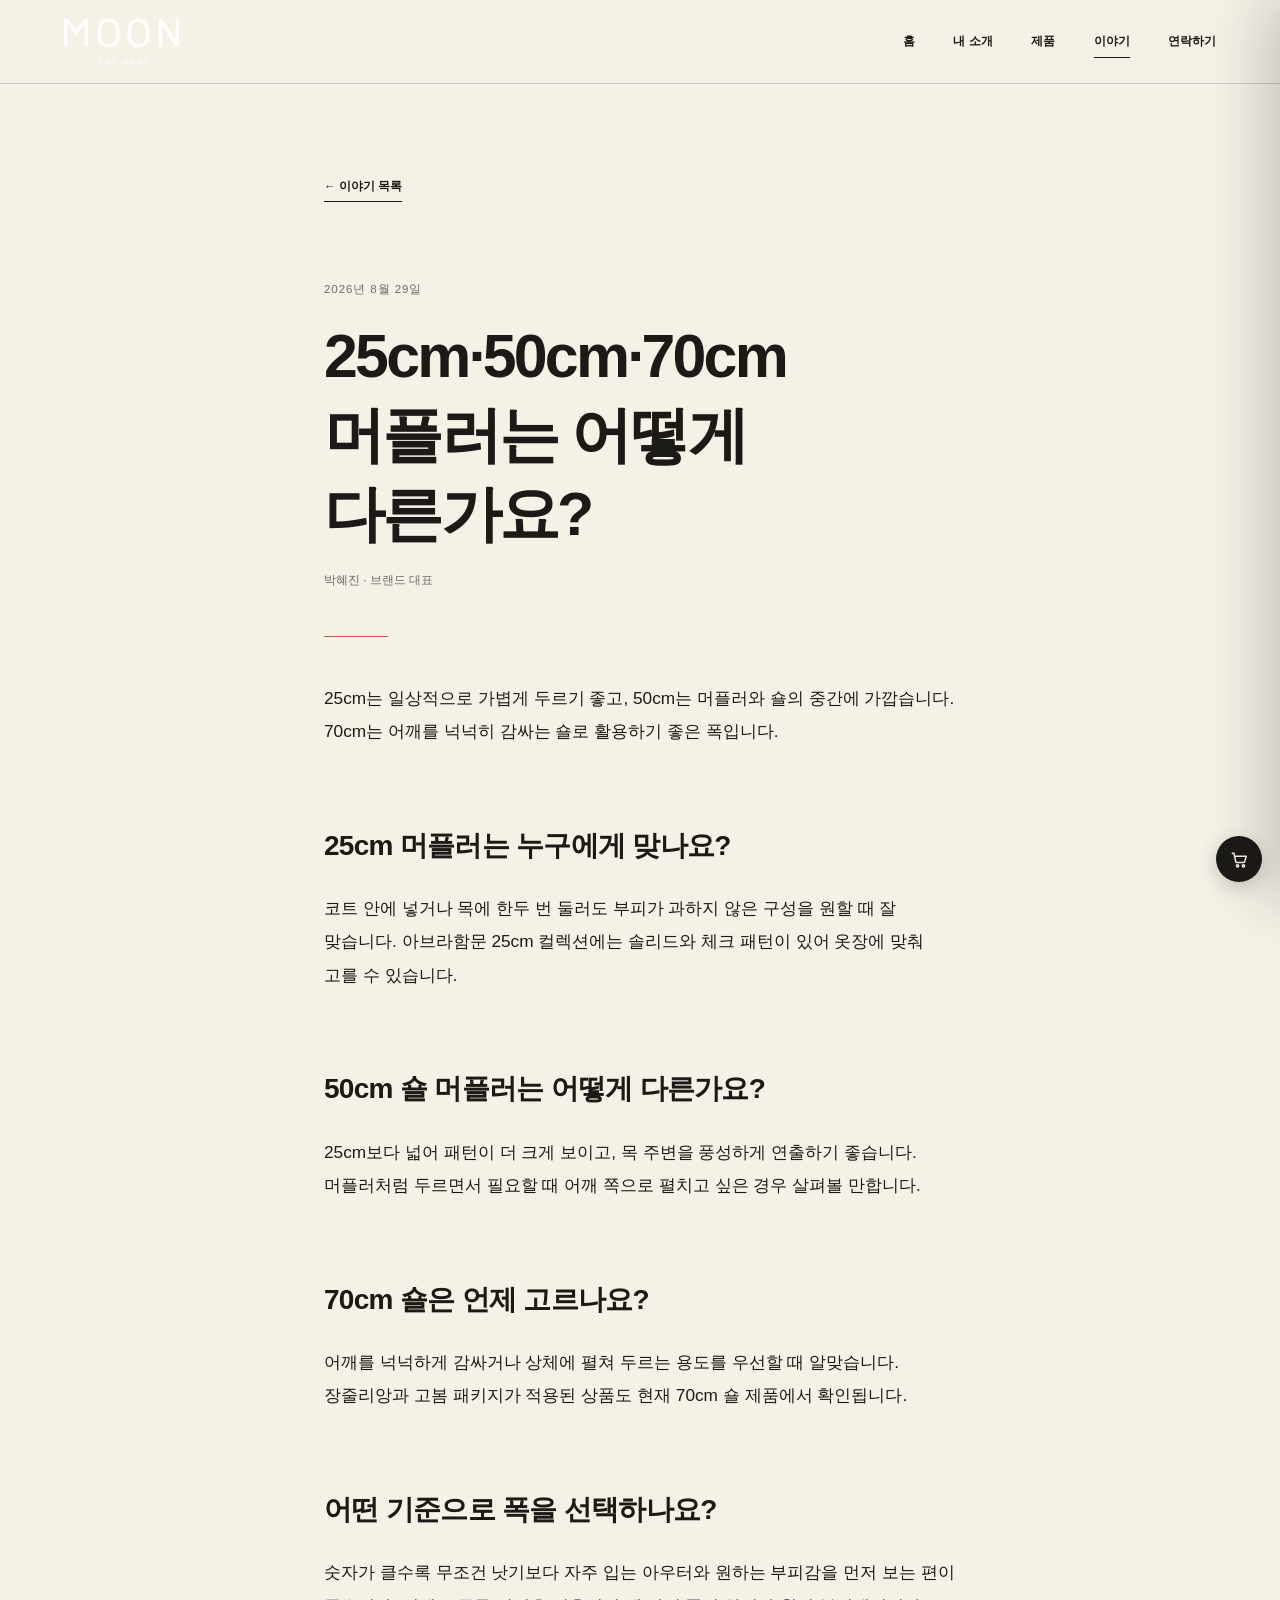
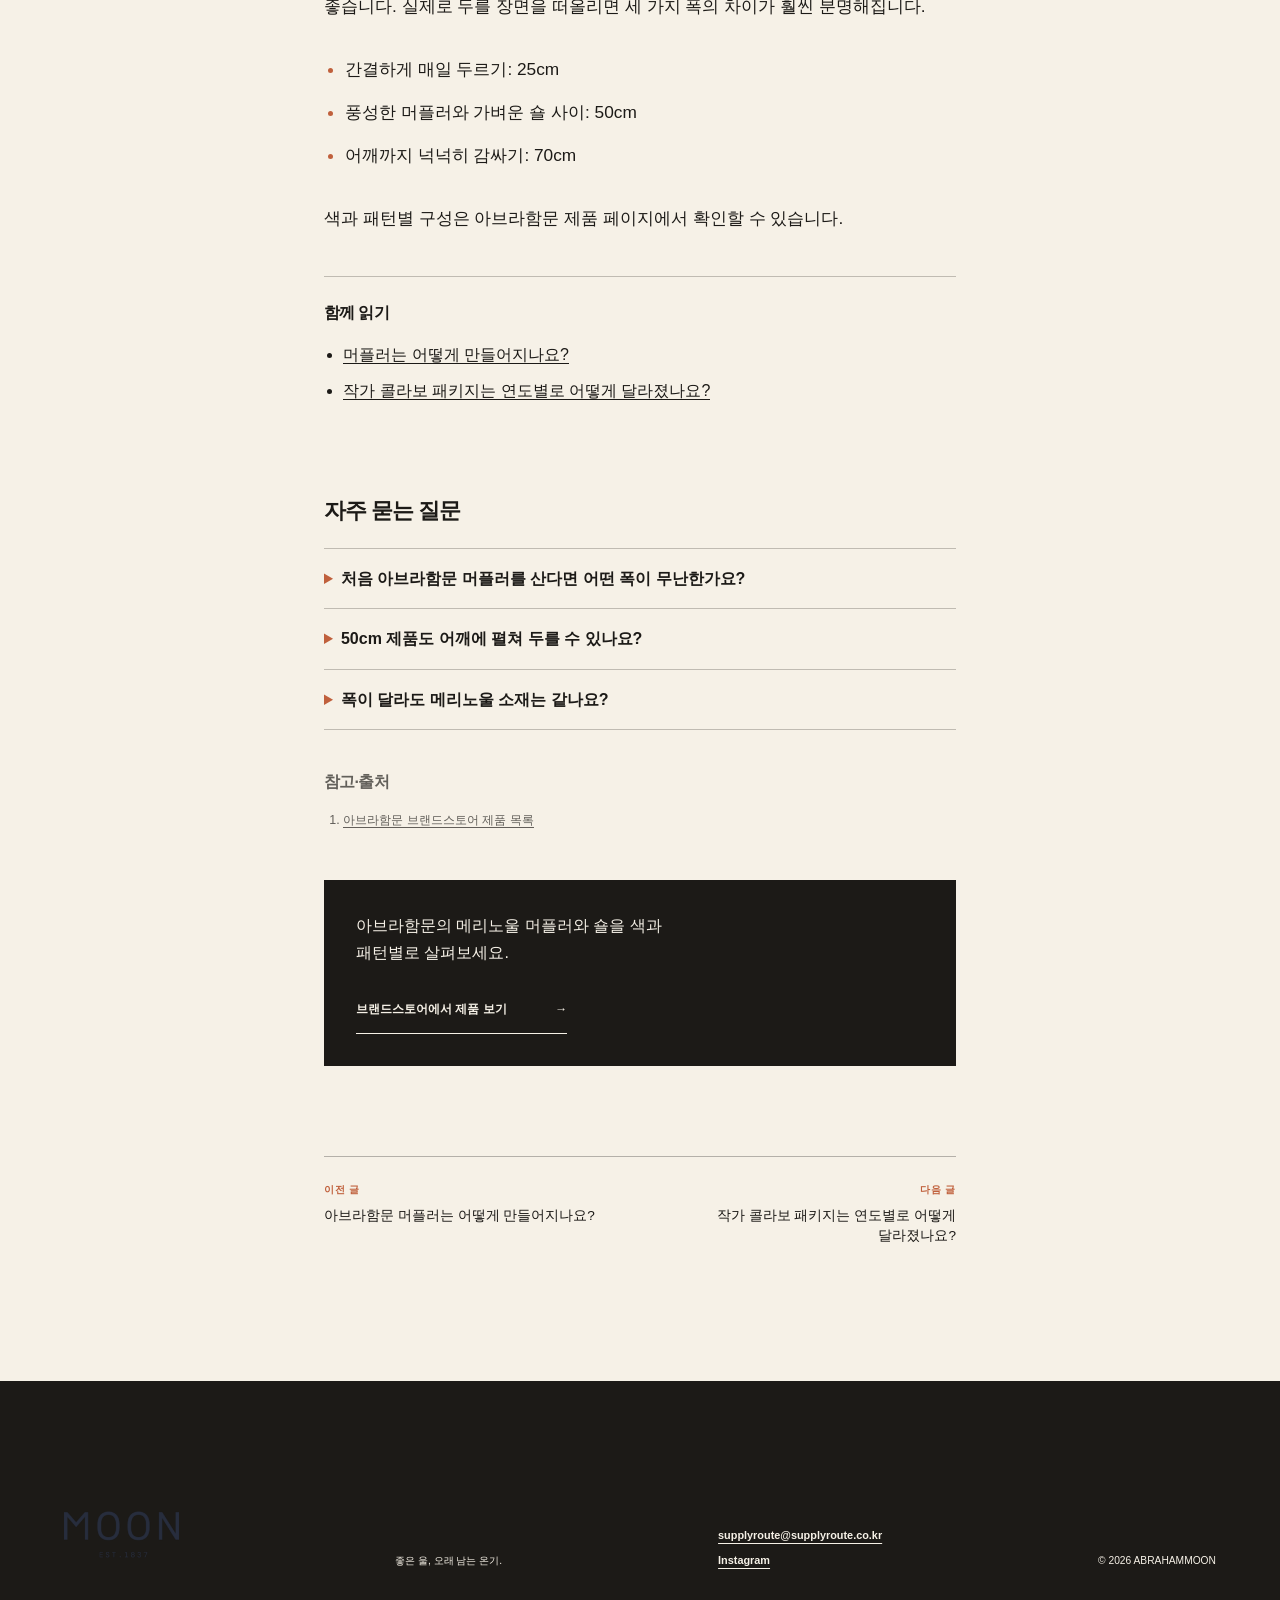
<file: story/muffler-width-guide.html>
<!doctype html>
<html lang="ko">
<head>
  <meta charset="utf-8">
  <meta name="viewport" content="width=device-width, initial-scale=1">
  <meta name="google-site-verification" content="_J6cHB0h9uCOF76orli_g7ZYO8QkRP26V7AE0wf_xrk" />
  <meta name="description" content="아브라함문 25cm 머플러, 50cm 숄 머플러, 70cm 숄의 부피감과 활용법을 비교해 일상용과 선물용 목적에 맞는 폭을 쉽게 고르도록 돕습니다.">
  <meta name="author" content="박혜진 · 브랜드 대표">
  <meta name="theme-color" content="#F6F1E7">
  <link rel="canonical" href="https://abrahammoon-muffler.vercel.app/story/muffler-width-guide.html">
  <meta property="og:type" content="article">
  <meta property="og:title" content="25cm·50cm·70cm 머플러는 어떻게 다른가요?">
  <meta property="og:description" content="아브라함문 25cm 머플러, 50cm 숄 머플러, 70cm 숄의 부피감과 활용법을 비교해 일상용과 선물용 목적에 맞는 폭을 쉽게 고르도록 돕습니다.">
  <meta property="og:url" content="https://abrahammoon-muffler.vercel.app/story/muffler-width-guide.html">
  <meta property="og:image" content="https://abrahammoon-muffler.vercel.app/assets/abrahammoon-merino-muffler.png">
  <title>25cm·50cm·70cm 머플러는 어떻게 다른가요?</title>
  <link rel="stylesheet" href="../styles.css">
  <script src="../script.js" defer></script>
  <script type="application/ld+json">{"@context":"https://schema.org","@type":"BlogPosting","headline":"25cm·50cm·70cm 머플러는 어떻게 다른가요?","description":"아브라함문 25cm 머플러, 50cm 숄 머플러, 70cm 숄의 부피감과 활용법을 비교해 일상용과 선물용 목적에 맞는 폭을 쉽게 고르도록 돕습니다.","datePublished":"2026-08-29","dateModified":"2026-08-29","author":{"@type":"Person","name":"박혜진 · 브랜드 대표"},"mainEntityOfPage":"https://abrahammoon-muffler.vercel.app/story/muffler-width-guide.html","keywords":"제품 가이드, 머플러 종류"}</script>
  <script type="application/ld+json">{"@context":"https://schema.org","@type":"FAQPage","mainEntity":[{"@type":"Question","name":"처음 아브라함문 머플러를 산다면 어떤 폭이 무난한가요?","acceptedAnswer":{"@type":"Answer","text":"코트와 함께 매일 두를 목적이라면 부피가 간결한 25cm부터 살펴보기 좋습니다."}},{"@type":"Question","name":"50cm 제품도 어깨에 펼쳐 두를 수 있나요?","acceptedAnswer":{"@type":"Answer","text":"50cm는 목에 풍성하게 두르면서 가볍게 펼칠 수 있는 중간 폭입니다."}},{"@type":"Question","name":"폭이 달라도 메리노울 소재는 같나요?","acceptedAnswer":{"@type":"Answer","text":"현재 소개하는 25cm, 50cm, 70cm 컬렉션은 모두 메리노울 제품으로 구성되어 있습니다."}}]}</script>
  <script type="application/ld+json">{"@context":"https://schema.org","@type":"BreadcrumbList","itemListElement":[{"@type":"ListItem","position":1,"name":"홈","item":"https://abrahammoon-muffler.vercel.app/"},{"@type":"ListItem","position":2,"name":"이야기","item":"https://abrahammoon-muffler.vercel.app/story/"},{"@type":"ListItem","position":3,"name":"25cm·50cm·70cm 머플러는 어떻게 다른가요?","item":"https://abrahammoon-muffler.vercel.app/story/muffler-width-guide.html"}]}</script>
  <link rel="stylesheet" href="../assets/cart.css">
</head>
<body class="story-page">
  <a class="skip-link" href="#main">본문으로 건너뛰기</a>
  <header class="site-header is-scrolled" data-header>
    <a class="wordmark" href="../index.html" aria-label="아브라함문 홈"><img class="wordmark-logo" src="../assets/moon-logo.webp" alt="아브라함문" width="200" height="120"></a>
    <button class="menu-button" type="button" aria-expanded="false" aria-controls="site-nav" data-menu-button><span>메뉴</span><span class="menu-icon" aria-hidden="true"></span></button>
    <nav class="site-nav" id="site-nav" aria-label="주요 메뉴" data-nav>
      <a href="../index.html#home">홈</a><a href="../about.html">내 소개</a><a href="../products.html">제품</a><a href="./" aria-current="page">이야기</a><a href="../contact.html">연락하기</a>
    </nav>
  </header>
  <main id="main" class="story-shell">
    <a class="post-back" href="./">← 이야기 목록</a>
    <article>
      <header class="post-head">
        <time datetime="2026-08-29">2026년 8월 29일</time>
        <h1>25cm·50cm·70cm 머플러는 어떻게 다른가요?</h1>
        <p class="post-meta">박혜진 · 브랜드 대표</p>
      </header>
      <hr class="post-rule">
      <div class="post-body">
        <p>25cm는 일상적으로 가볍게 두르기 좋고, 50cm는 머플러와 숄의 중간에 가깝습니다. 70cm는 어깨를 넉넉히 감싸는 숄로 활용하기 좋은 폭입니다.</p>
        <h2>25cm 머플러는 누구에게 맞나요?</h2><p>코트 안에 넣거나 목에 한두 번 둘러도 부피가 과하지 않은 구성을 원할 때 잘 맞습니다. 아브라함문 25cm 컬렉션에는 솔리드와 체크 패턴이 있어 옷장에 맞춰 고를 수 있습니다.</p>
        <h2>50cm 숄 머플러는 어떻게 다른가요?</h2><p>25cm보다 넓어 패턴이 더 크게 보이고, 목 주변을 풍성하게 연출하기 좋습니다. 머플러처럼 두르면서 필요할 때 어깨 쪽으로 펼치고 싶은 경우 살펴볼 만합니다.</p>
        <h2>70cm 숄은 언제 고르나요?</h2><p>어깨를 넉넉하게 감싸거나 상체에 펼쳐 두르는 용도를 우선할 때 알맞습니다. 장줄리앙과 고봄 패키지가 적용된 상품도 현재 70cm 숄 제품에서 확인됩니다.</p>
        <h2>어떤 기준으로 폭을 선택하나요?</h2><p>숫자가 클수록 무조건 낫기보다 자주 입는 아우터와 원하는 부피감을 먼저 보는 편이 좋습니다. 실제로 두를 장면을 떠올리면 세 가지 폭의 차이가 훨씬 분명해집니다.</p><ul><li>간결하게 매일 두르기: 25cm</li><li>풍성한 머플러와 가벼운 숄 사이: 50cm</li><li>어깨까지 넉넉히 감싸기: 70cm</li></ul>
        <p>색과 패턴별 구성은 <a href="../products.html">아브라함문 제품 페이지</a>에서 확인할 수 있습니다.</p>
      </div>
      <section class="post-related" aria-labelledby="related-title">
        <h2 id="related-title">함께 읽기</h2>
        <ul><li><a href="how-mufflers-are-made.html">머플러는 어떻게 만들어지나요?</a></li><li><a href="artist-package-collaboration.html">작가 콜라보 패키지는 연도별로 어떻게 달라졌나요?</a></li></ul>
      </section>
      <section class="post-faq" aria-labelledby="faq-title">
        <h2 id="faq-title">자주 묻는 질문</h2>
        <details><summary>처음 아브라함문 머플러를 산다면 어떤 폭이 무난한가요?</summary><p>코트와 함께 매일 두를 목적이라면 부피가 간결한 25cm부터 살펴보기 좋습니다.</p></details>
        <details><summary>50cm 제품도 어깨에 펼쳐 두를 수 있나요?</summary><p>50cm는 목에 풍성하게 두르면서 가볍게 펼칠 수 있는 중간 폭입니다.</p></details>
        <details><summary>폭이 달라도 메리노울 소재는 같나요?</summary><p>현재 소개하는 25cm, 50cm, 70cm 컬렉션은 모두 메리노울 제품으로 구성되어 있습니다.</p></details>
      </section>
      <section class="post-sources" aria-labelledby="sources-title">
        <h2 id="sources-title">참고·출처</h2>
        <ol><li><a href="https://brand.naver.com/supplyroute/category/df5af5ae3cc6471ca82983ab7759e112?cp=2" target="_blank" rel="noopener noreferrer">아브라함문 브랜드스토어 제품 목록</a></li></ol>
      </section>
      <aside class="post-cta">
        <p>아브라함문의 메리노울 머플러와 숄을 색과 패턴별로 살펴보세요.</p>
        <a class="text-link" href="https://brand.naver.com/supplyroute/category/df5af5ae3cc6471ca82983ab7759e112?cp=2" target="_blank" rel="noopener noreferrer">브랜드스토어에서 제품 보기 <span aria-hidden="true">→</span></a>
      </aside>
      <nav class="post-nav" aria-label="다른 이야기"><a href="how-mufflers-are-made.html"><small>이전 글</small><span>아브라함문 머플러는 어떻게 만들어지나요?</span></a><a href="artist-package-collaboration.html"><small>다음 글</small><span>작가 콜라보 패키지는 연도별로 어떻게 달라졌나요?</span></a></nav>
    </article>
  </main>
  <footer class="site-footer">
    <a class="wordmark" href="../index.html"><img class="wordmark-logo" src="../assets/moon-logo.webp" alt="아브라함문" width="200" height="120"></a>
    <p>좋은 울, 오래 남는 온기.</p>
    <div class="site-footer-contact">
      <a href="mailto:supplyroute@supplyroute.co.kr" target="_blank" rel="noopener noreferrer">supplyroute@supplyroute.co.kr</a>
      <a href="https://www.instagram.com/supplyroute" target="_blank" rel="noopener noreferrer">Instagram</a>
    </div>
    <p>© <span data-year></span> ABRAHAMMOON</p>
  </footer>
  <script src="../assets/cart.js" defer></script>
</body>
</html>
</file>
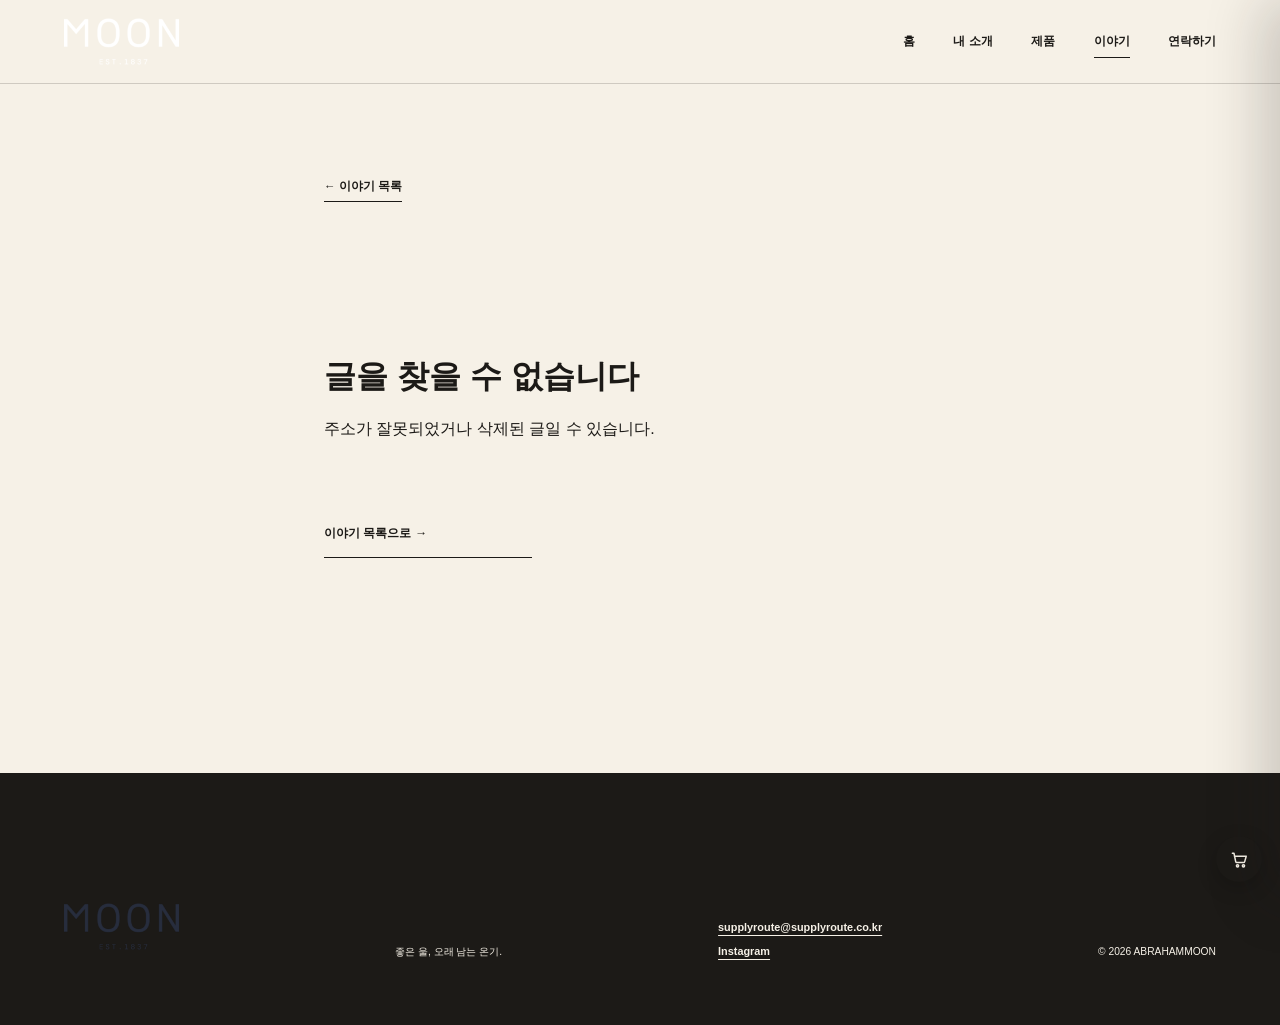
<file: story/post.html>
<!doctype html>
<html lang="ko">
<head>
  <meta charset="utf-8">
  <meta name="viewport" content="width=device-width, initial-scale=1">
  <meta name="google-site-verification" content="_J6cHB0h9uCOF76orli_g7ZYO8QkRP26V7AE0wf_xrk" />
  <meta name="description" content="아브라함문의 울과 머플러에 관한 이야기는 각 글의 정적 페이지에서 읽을 수 있습니다.">
  <meta name="author" content="박혜진 브랜드 비주얼팀">
  <meta name="robots" content="noindex,follow">
  <meta name="theme-color" content="#F6F1E7">
  <link rel="canonical" href="https://abrahammoon-muffler.vercel.app/story/">
  <meta property="og:type" content="article">
  <meta property="og:title" content="글 상세 안내 — 아브라함문">
  <meta property="og:description" content="아브라함문의 울과 머플러에 관한 이야기는 각 글의 정적 페이지에서 읽을 수 있습니다.">
  <meta property="og:url" content="https://abrahammoon-muffler.vercel.app/story/">
  <title>글 상세 안내 — 아브라함문</title>
  <link rel="stylesheet" href="../styles.css">
  <script src="../script.js" defer></script>
  <link rel="stylesheet" href="../assets/cart.css">
</head>
<body class="story-page">
  <a class="skip-link" href="#main">본문으로 건너뛰기</a>
  <header class="site-header is-scrolled" data-header>
    <a class="wordmark" href="../index.html" aria-label="아브라함문 홈">
      <img class="wordmark-logo" src="../assets/moon-logo.webp" alt="아브라함문" width="200" height="120">
    </a>
    <button class="menu-button" type="button" aria-expanded="false" aria-controls="site-nav" data-menu-button>
      <span>메뉴</span><span class="menu-icon" aria-hidden="true"></span>
    </button>
    <nav class="site-nav" id="site-nav" aria-label="주요 메뉴" data-nav>
      <a href="../index.html#home">홈</a>
      <a href="../about.html">내 소개</a>
      <a href="../products.html">제품</a>
      <a href="./" aria-current="page">이야기</a>
      <a href="../contact.html">연락하기</a>
    </nav>
  </header>

  <main id="main" class="story-shell">
    <a class="post-back" href="./">← 이야기 목록</a>
    <div data-post-main>
      <p class="story-empty">글을 불러오는 중입니다.</p>
    </div>
  </main>
  <footer class="site-footer">
    <a class="wordmark" href="../index.html"><img class="wordmark-logo" src="../assets/moon-logo.webp" alt="아브라함문" width="200" height="120"></a>
    <p>좋은 울, 오래 남는 온기.</p>
    <div class="site-footer-contact">
      <a href="mailto:supplyroute@supplyroute.co.kr" target="_blank" rel="noopener noreferrer">supplyroute@supplyroute.co.kr</a>
      <a href="https://www.instagram.com/supplyroute" target="_blank" rel="noopener noreferrer">Instagram</a>
    </div>
    <p>© <span data-year></span> ABRAHAMMOON</p>
  </footer>

  <script>
  (function () {
    var main = document.querySelector('[data-post-main]');
    function element(tag, className, text) {
      var node = document.createElement(tag);
      if (className) node.className = className;
      if (text != null) node.textContent = text;
      return node;
    }
    function formatDate(value) {
      var date = new Date(String(value || '') + 'T00:00:00');
      if (isNaN(date.getTime())) return value || '';
      return new Intl.DateTimeFormat('ko-KR', { year: 'numeric', month: 'long', day: 'numeric' }).format(date);
    }
    function hrefOf(post) {
      return post.url ? String(post.url) : 'post.html?id=' + encodeURIComponent(post.id || '');
    }
    function renderBody(source) {
      var body = element('div', 'post-body');
      String(source || '').replace(/\r\n/g, '\n').split(/\n\s*\n/).forEach(function (block) {
        block = block.trim();
        if (!block) return;
        var lines = block.split('\n');
        if (lines.every(function (line) { return /^- /.test(line.trim()); })) {
          var list = element('ul');
          lines.forEach(function (line) { list.append(element('li', null, line.trim().slice(2))); });
          body.append(list);
        } else if (/^## /.test(block)) {
          body.append(element('h2', null, block.slice(3).trim()));
        } else {
          body.append(element('p', null, block));
        }
      });
      return body;
    }
    function setMeta(post) {
      var title = String(post.title || '이야기');
      var description = String(post.description || post.summary || '').slice(0, 160);
      document.title = title + ' — 아브라함문';
      document.querySelector('meta[name="description"]').content = description;
      document.querySelector('meta[name="author"]').content = String(post.author || '');
      document.querySelector('meta[property="og:title"]').content = title;
      document.querySelector('meta[property="og:description"]').content = description;
      var ld = document.createElement('script');
      ld.type = 'application/ld+json';
      ld.textContent = JSON.stringify({
        '@context': 'https://schema.org',
        '@type': 'BlogPosting',
        headline: title,
        description: description,
        datePublished: String(post.date || ''),
        dateModified: String(post.updated || post.date || ''),
        author: { '@type': 'Organization', name: String(post.author || '아브라함문') }
      });
      document.head.append(ld);
    }
    function renderFaq(faq) {
      var section = element('section', 'post-faq');
      section.append(element('h2', null, '자주 묻는 질문'));
      faq.forEach(function (item) {
        var details = element('details');
        details.append(element('summary', null, item.q), element('p', null, item.a));
        section.append(details);
      });
      return section;
    }
    function renderPost(post, posts) {
      setMeta(post);
      var article = element('article');
      var head = element('header', 'post-head');
      var time = element('time', null, formatDate(post.date));
      time.dateTime = post.date || '';
      var title = element('h1', null, post.title || '(제목 없음)');
      head.append(time, title);
      if (post.author) head.append(element('p', 'post-meta', post.author));
      article.append(head, element('hr', 'post-rule'), renderBody(post.body));
      if (Array.isArray(post.faq) && post.faq.length) article.append(renderFaq(post.faq));

      var sorted = posts.slice().sort(function (a, b) { return String(b.date || '').localeCompare(String(a.date || '')); });
      var index = sorted.findIndex(function (item) { return item.id === post.id; });
      var nav = element('nav', 'post-nav');
      nav.setAttribute('aria-label', '다른 이야기');
      [[sorted[index - 1], '이전 글'], [sorted[index + 1], '다음 글']].forEach(function (entry) {
        var link = element('a');
        if (entry[0]) {
          link.href = hrefOf(entry[0]);
          link.append(element('small', null, entry[1]), element('span', null, entry[0].title));
        }
        nav.append(link);
      });
      article.append(nav);
      main.replaceChildren(article);
    }
    function notFound() {
      var box = element('div', 'post-not-found');
      box.append(element('h1', null, '글을 찾을 수 없습니다'), element('p', null, '주소가 잘못되었거나 삭제된 글일 수 있습니다.'));
      var link = element('a', 'text-link', '이야기 목록으로 →');
      link.href = './';
      box.append(link);
      main.replaceChildren(box);
    }
    var id = new URLSearchParams(location.search).get('id');
    fetch('posts.json', { cache: 'no-store' })
      .then(function (response) { if (!response.ok) throw new Error(response.status); return response.json(); })
      .then(function (posts) {
        var list = Array.isArray(posts) ? posts : [];
        var post = list.find(function (item) { return String(item.id || '') === String(id || ''); });
        if (post) renderPost(post, list); else notFound();
      })
      .catch(function (error) { notFound(); console.error(error); });
  }());
  </script>
  <script src="../assets/cart.js" defer></script>
</body>
</html>
</file>
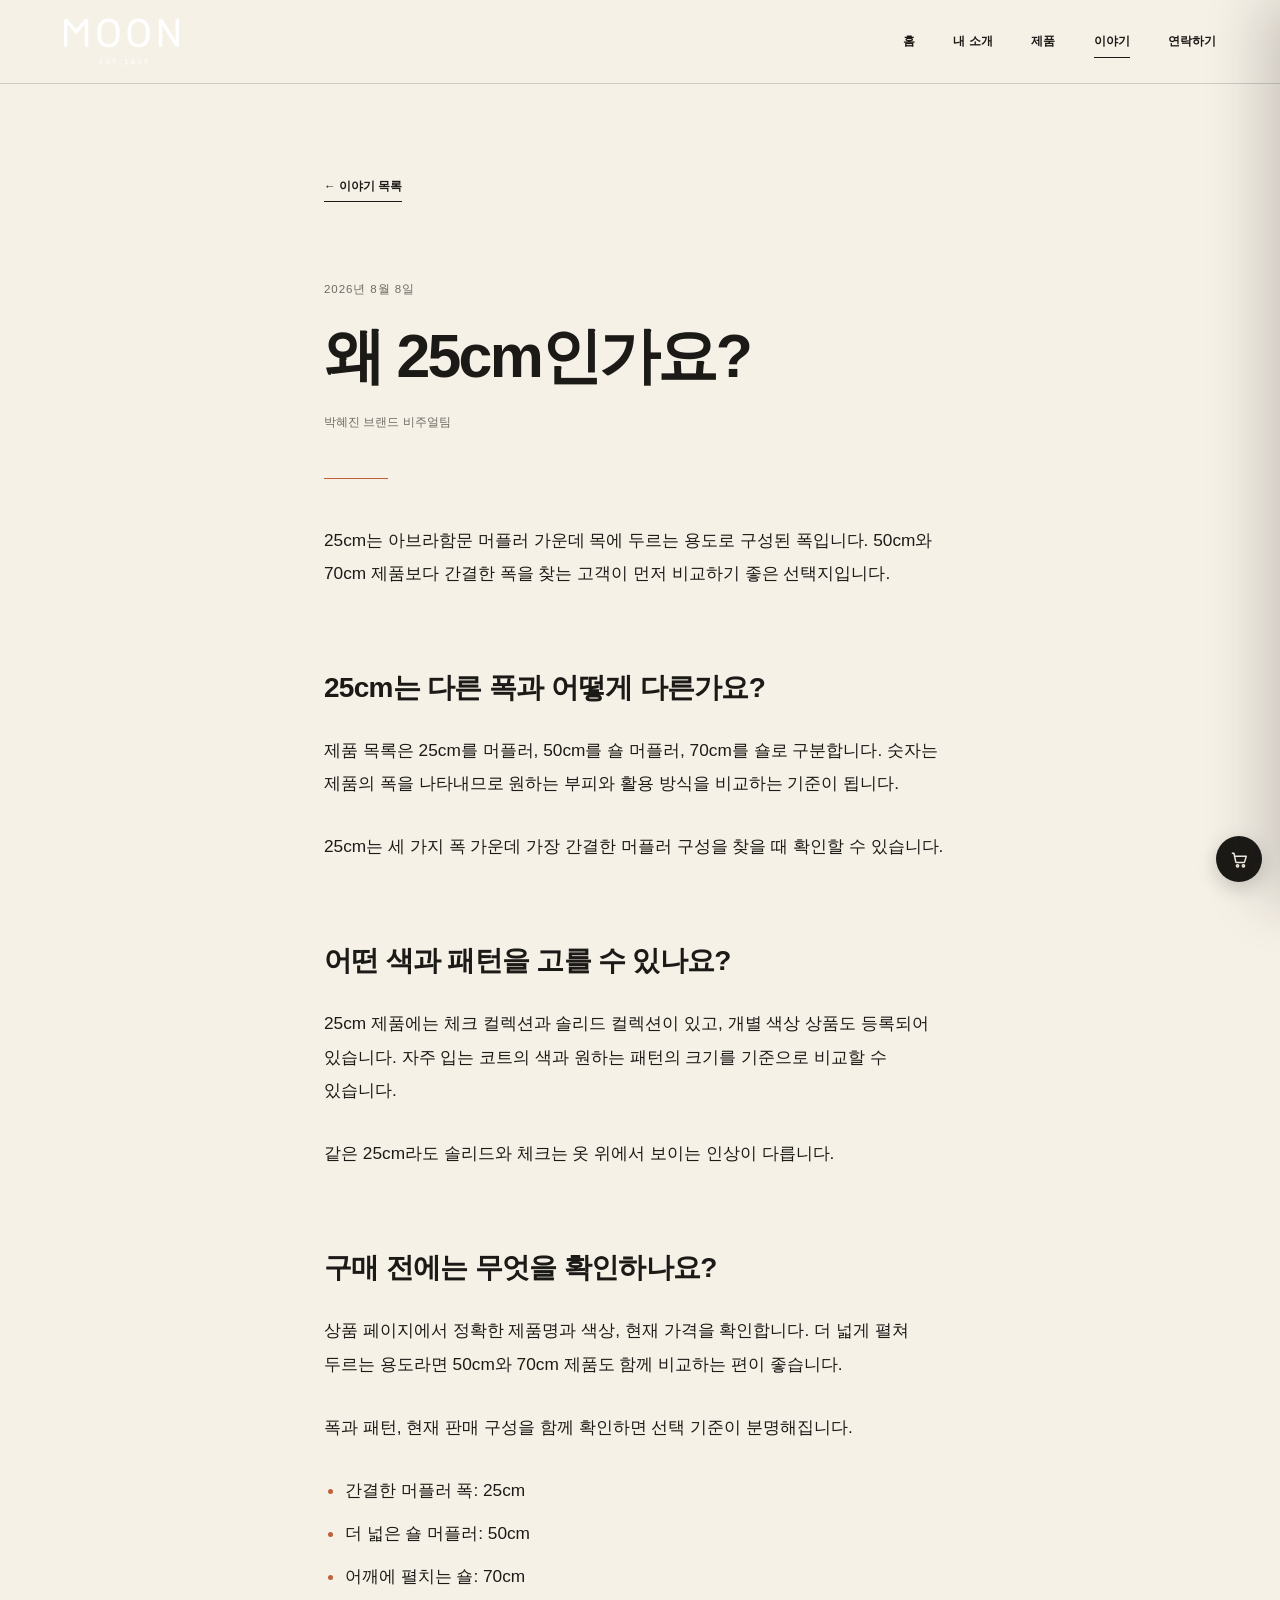
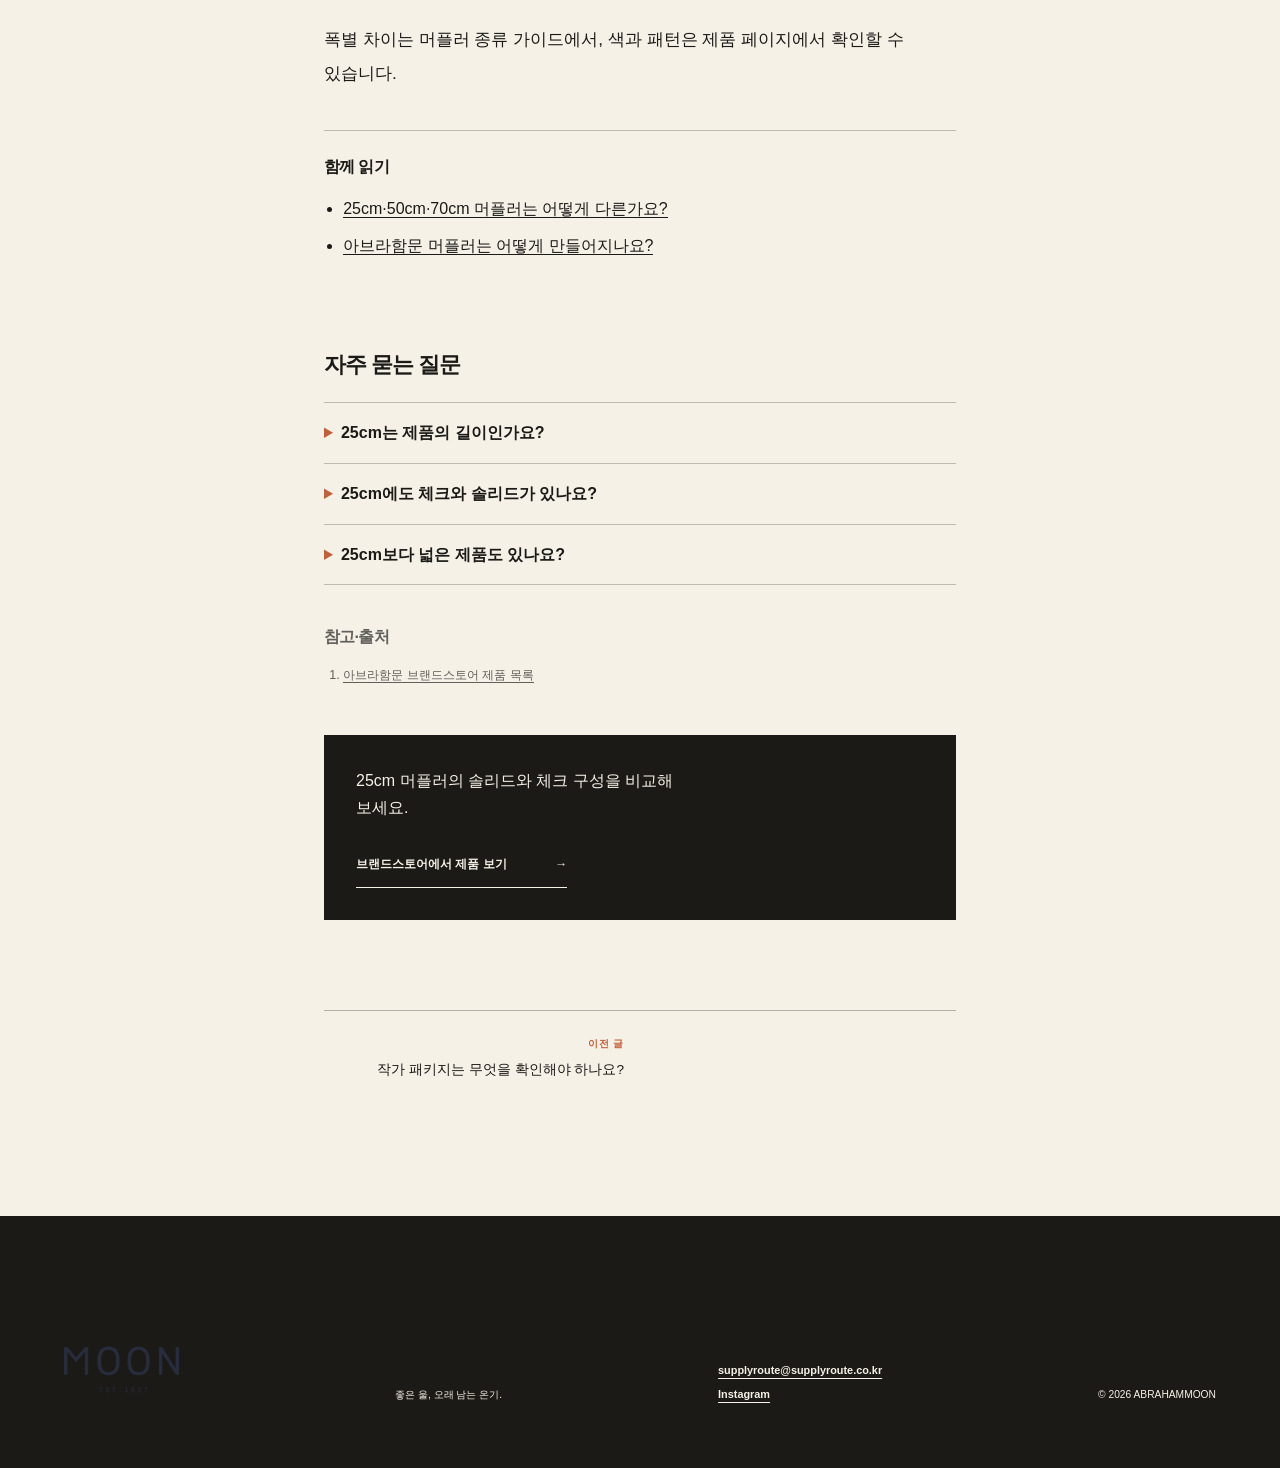
<file: story/why-25cm-muffler.html>
<!doctype html>
<html lang="ko">
<head>
  <meta charset="utf-8"><meta name="viewport" content="width=device-width, initial-scale=1">
  <meta name="google-site-verification" content="_J6cHB0h9uCOF76orli_g7ZYO8QkRP26V7AE0wf_xrk" />
  <meta name="description" content="아브라함문 25cm 메리노울 머플러가 50cm·70cm 제품과 어떻게 다른지, 제품명과 실제 활용 장면을 기준으로 처음 고르는 고객에게 설명합니다.">
  <meta name="author" content="박혜진 브랜드 비주얼팀"><meta name="theme-color" content="#F6F1E7">
  <link rel="canonical" href="https://abrahammoon-muffler.vercel.app/story/why-25cm-muffler.html">
  <meta property="og:type" content="article"><meta property="og:title" content="왜 25cm인가요?"><meta property="og:description" content="아브라함문 25cm 메리노울 머플러가 50cm·70cm 제품과 어떻게 다른지, 제품명과 실제 활용 장면을 기준으로 처음 고르는 고객에게 설명합니다."><meta property="og:url" content="https://abrahammoon-muffler.vercel.app/story/why-25cm-muffler.html"><meta property="og:image" content="https://abrahammoon-muffler.vercel.app/assets/abrahammoon-merino-muffler.png">
  <title>왜 25cm인가요?</title><link rel="stylesheet" href="../styles.css"><script src="../script.js" defer></script>
  <script type="application/ld+json">{"@context":"https://schema.org","@type":"BlogPosting","headline":"왜 25cm인가요?","description":"아브라함문 25cm 메리노울 머플러가 50cm·70cm 제품과 어떻게 다른지, 제품명과 실제 활용 장면을 기준으로 처음 고르는 고객에게 설명합니다.","datePublished":"2026-08-08","dateModified":"2026-08-29","author":{"@type":"Person","name":"박혜진 브랜드 비주얼팀"},"mainEntityOfPage":"https://abrahammoon-muffler.vercel.app/story/why-25cm-muffler.html","keywords":"제품, 메리노울"}</script>
  <script type="application/ld+json">{"@context":"https://schema.org","@type":"FAQPage","mainEntity":[{"@type":"Question","name":"25cm는 제품의 길이인가요?","acceptedAnswer":{"@type":"Answer","text":"이 사이트의 상품 구분에서 25cm는 머플러의 폭을 가리킵니다."}},{"@type":"Question","name":"25cm에도 체크와 솔리드가 있나요?","acceptedAnswer":{"@type":"Answer","text":"현재 제품 목록에서 25cm 체크 컬렉션과 솔리드 컬렉션을 모두 확인할 수 있습니다."}},{"@type":"Question","name":"25cm보다 넓은 제품도 있나요?","acceptedAnswer":{"@type":"Answer","text":"50cm 숄 머플러와 70cm 숄 제품이 있어 원하는 부피와 활용 방식에 맞춰 비교할 수 있습니다."}}]}</script>
  <script type="application/ld+json">{"@context":"https://schema.org","@type":"BreadcrumbList","itemListElement":[{"@type":"ListItem","position":1,"name":"홈","item":"https://abrahammoon-muffler.vercel.app/"},{"@type":"ListItem","position":2,"name":"이야기","item":"https://abrahammoon-muffler.vercel.app/story/"},{"@type":"ListItem","position":3,"name":"왜 25cm인가요?","item":"https://abrahammoon-muffler.vercel.app/story/why-25cm-muffler.html"}]}</script>
  <link rel="stylesheet" href="../assets/cart.css">
</head>
<body class="story-page">
  <a class="skip-link" href="#main">본문으로 건너뛰기</a>
  <header class="site-header is-scrolled" data-header><a class="wordmark" href="../index.html" aria-label="아브라함문 홈"><img class="wordmark-logo" src="../assets/moon-logo.webp" alt="아브라함문" width="200" height="120"></a><button class="menu-button" type="button" aria-expanded="false" aria-controls="site-nav" data-menu-button><span>메뉴</span><span class="menu-icon" aria-hidden="true"></span></button><nav class="site-nav" id="site-nav" aria-label="주요 메뉴" data-nav><a href="../index.html#home">홈</a><a href="../about.html">내 소개</a><a href="../products.html">제품</a><a href="./" aria-current="page">이야기</a><a href="../contact.html">연락하기</a></nav></header>
  <main id="main" class="story-shell"><a class="post-back" href="./">← 이야기 목록</a><article>
    <header class="post-head"><time datetime="2026-08-08">2026년 8월 8일</time><h1>왜 25cm인가요?</h1><p class="post-meta">박혜진 브랜드 비주얼팀</p></header><hr class="post-rule">
    <div class="post-body">
      <p>25cm는 아브라함문 머플러 가운데 목에 두르는 용도로 구성된 폭입니다. 50cm와 70cm 제품보다 간결한 폭을 찾는 고객이 먼저 비교하기 좋은 선택지입니다.</p>
      <h2>25cm는 다른 폭과 어떻게 다른가요?</h2><p>제품 목록은 25cm를 머플러, 50cm를 숄 머플러, 70cm를 숄로 구분합니다. 숫자는 제품의 폭을 나타내므로 원하는 부피와 활용 방식을 비교하는 기준이 됩니다.</p><p>25cm는 세 가지 폭 가운데 가장 간결한 머플러 구성을 찾을 때 확인할 수 있습니다.</p>
      <h2>어떤 색과 패턴을 고를 수 있나요?</h2><p>25cm 제품에는 체크 컬렉션과 솔리드 컬렉션이 있고, 개별 색상 상품도 등록되어 있습니다. 자주 입는 코트의 색과 원하는 패턴의 크기를 기준으로 비교할 수 있습니다.</p><p>같은 25cm라도 솔리드와 체크는 옷 위에서 보이는 인상이 다릅니다.</p>
      <h2>구매 전에는 무엇을 확인하나요?</h2><p>상품 페이지에서 정확한 제품명과 색상, 현재 가격을 확인합니다. 더 넓게 펼쳐 두르는 용도라면 50cm와 70cm 제품도 함께 비교하는 편이 좋습니다.</p><p>폭과 패턴, 현재 판매 구성을 함께 확인하면 선택 기준이 분명해집니다.</p>
      <ul><li>간결한 머플러 폭: 25cm</li><li>더 넓은 숄 머플러: 50cm</li><li>어깨에 펼치는 숄: 70cm</li></ul>
      <p>폭별 차이는 <a href="muffler-width-guide.html">머플러 종류 가이드</a>에서, 색과 패턴은 <a href="../products.html">제품 페이지</a>에서 확인할 수 있습니다.</p>
    </div>
    <section class="post-related" aria-labelledby="related-title"><h2 id="related-title">함께 읽기</h2><ul><li><a href="muffler-width-guide.html">25cm·50cm·70cm 머플러는 어떻게 다른가요?</a></li><li><a href="how-mufflers-are-made.html">아브라함문 머플러는 어떻게 만들어지나요?</a></li></ul></section>
    <section class="post-faq" aria-labelledby="faq-title"><h2 id="faq-title">자주 묻는 질문</h2><details><summary>25cm는 제품의 길이인가요?</summary><p>이 사이트의 상품 구분에서 25cm는 머플러의 폭을 가리킵니다.</p></details><details><summary>25cm에도 체크와 솔리드가 있나요?</summary><p>현재 제품 목록에서 25cm 체크 컬렉션과 솔리드 컬렉션을 모두 확인할 수 있습니다.</p></details><details><summary>25cm보다 넓은 제품도 있나요?</summary><p>50cm 숄 머플러와 70cm 숄 제품이 있어 원하는 부피와 활용 방식에 맞춰 비교할 수 있습니다.</p></details></section>
    <section class="post-sources" aria-labelledby="sources-title"><h2 id="sources-title">참고·출처</h2><ol><li><a href="https://brand.naver.com/supplyroute/category/df5af5ae3cc6471ca82983ab7759e112?cp=2" target="_blank" rel="noopener noreferrer">아브라함문 브랜드스토어 제품 목록</a></li></ol></section>
    <aside class="post-cta"><p>25cm 머플러의 솔리드와 체크 구성을 비교해 보세요.</p><a class="text-link" href="https://brand.naver.com/supplyroute/category/df5af5ae3cc6471ca82983ab7759e112?cp=2" target="_blank" rel="noopener noreferrer">브랜드스토어에서 제품 보기 <span aria-hidden="true">→</span></a></aside>
    <nav class="post-nav" aria-label="다른 이야기"><a href="artist-package-buying-guide.html"><small>이전 글</small><span>작가 패키지는 무엇을 확인해야 하나요?</span></a></nav>
  </article></main>
  <footer class="site-footer">
    <a class="wordmark" href="../index.html"><img class="wordmark-logo" src="../assets/moon-logo.webp" alt="아브라함문" width="200" height="120"></a>
    <p>좋은 울, 오래 남는 온기.</p>
    <div class="site-footer-contact">
      <a href="mailto:supplyroute@supplyroute.co.kr" target="_blank" rel="noopener noreferrer">supplyroute@supplyroute.co.kr</a>
      <a href="https://www.instagram.com/supplyroute" target="_blank" rel="noopener noreferrer">Instagram</a>
    </div>
    <p>© <span data-year></span> ABRAHAMMOON</p>
  </footer>
  <script src="../assets/cart.js" defer></script>
</body>
</html>
</file>
<file: styles.css>
:root {
  --cream: #F6F1E7;
  --ink: #1C1A17;
  --accent: #C0603C;
  --max: 1440px;
  --pad: clamp(1.25rem, 5vw, 5rem);
  --section-space: max(15vh, 7.5rem);
  --heading-font: "Pretendard", "Noto Sans KR", "Apple SD Gothic Neo", sans-serif;
}

* { box-sizing: border-box; }
html { scroll-behavior: smooth; }
body {
  margin: 0;
  overflow-x: hidden;
  background: var(--cream);
  color: var(--ink);
  font-family: "Pretendard", "Noto Sans KR", "Apple SD Gothic Neo", sans-serif;
  font-size: 16px;
  line-height: 1.72;
  word-break: keep-all;
}
a { color: inherit; text-decoration: none; }
img { display: block; width: 100%; }
button, input { font: inherit; }
p { max-width: 40ch; }
.skip-link { position: fixed; left: 1rem; top: -5rem; z-index: 100; padding: .75rem 1rem; background: var(--cream); color: var(--ink); }
.skip-link:focus { top: 1rem; }

.site-header {
  position: fixed;
  inset: 0 0 auto;
  z-index: 50;
  display: flex;
  align-items: center;
  justify-content: space-between;
  height: 84px;
  padding: 0 var(--pad);
  color: var(--cream);
  border-bottom: 1px solid transparent;
  transition: background-color .25s ease, color .25s ease, border-color .25s ease;
}
.site-header.is-scrolled, .site-header.is-menu-open { background: var(--cream); color: var(--ink); border-color: rgba(28, 26, 23, .18); }
.wordmark { display: inline-flex; align-items: center; width: clamp(6.4rem, 9vw, 8.6rem); }
.wordmark-logo { width: 100%; height: auto; object-fit: contain; transition: filter .25s ease, opacity .25s ease; }
.site-header:not(.is-scrolled):not(.is-menu-open) .wordmark-logo { filter: brightness(0) invert(1); }
.site-footer .wordmark-logo { filter: none; }
.site-nav { display: flex; align-items: center; gap: clamp(1.4rem, 3vw, 3.25rem); font-size: .76rem; font-weight: 650; }
.site-nav a { position: relative; padding: .4rem 0; }
.site-nav a::after { content: ""; position: absolute; left: 0; right: 100%; bottom: 0; height: 1px; background: currentColor; transition: right .25s ease; }
.site-nav a:hover::after, .site-nav a:focus-visible::after { right: 0; }
.menu-button { display: none; border: 0; background: none; color: inherit; }

.hero { position: relative; min-height: 100svh; display: flex; align-items: flex-end; overflow: hidden; padding: 9rem var(--pad) clamp(7rem, 12vh, 10rem); color: var(--cream); isolation: isolate; }
.hero-image { position: absolute; inset: 0; z-index: -3; width: 100%; height: 100%; object-fit: cover; object-position: center 58%; animation: heroZoom 18s ease-out both; }
.hero-scrim { position: absolute; inset: 0; z-index: -2; background: linear-gradient(90deg, rgba(28, 26, 23, .78) 0%, rgba(28, 26, 23, .42) 46%, rgba(28, 26, 23, .12) 78%), linear-gradient(0deg, rgba(28, 26, 23, .62) 0%, rgba(28, 26, 23, 0) 48%); }
.hero-content { width: min(920px, 100%); }
.eyebrow, .section-label { margin: 0 0 1.5rem; font-size: .66rem; font-weight: 700; letter-spacing: .16em; text-transform: uppercase; }
.hero .eyebrow { color: var(--cream); }
.hero h1, section h2 {
  margin: 0;
  font-family: var(--heading-font);
  font-weight: 600;
  letter-spacing: -.045em;
}
.hero h1 { max-width: 11ch; font-size: clamp(4rem, 7.8vw, 8rem); line-height: 1.1; }
.hero-intro { margin: 2.25rem 0 0; font-size: clamp(1rem, 1.25vw, 1.18rem); }
.hero-foot { position: absolute; left: var(--pad); right: var(--pad); bottom: 2.1rem; display: flex; justify-content: space-between; align-items: end; gap: 2rem; font-size: .7rem; letter-spacing: .08em; }
.hero-foot a { display: inline-flex; gap: 1.5rem; padding-bottom: .3rem; border-bottom: 1px solid currentColor; font-weight: 700; }
.hero-foot p { margin: 0; text-align: right; text-transform: uppercase; }

.about, .journal, .contact { padding: var(--section-space) var(--pad); }
.about, .journal { max-width: var(--max); margin: 0 auto; }
.section-label { color: var(--accent); }
.section-intro { display: grid; grid-template-columns: minmax(10rem, .6fr) 1.4fr; gap: 4rem; align-items: start; }
.section-intro h2, .journal-heading h2, .contact h2 { font-size: clamp(2.9rem, 5.4vw, 5.8rem); line-height: 1.16; }
.about-body { width: min(850px, 100%); margin: clamp(5rem, 10vh, 8rem) 0 0 auto; }
.lead { margin: 0; font-family: var(--heading-font); font-size: clamp(1.4rem, 2.3vw, 2.35rem); font-weight: 600; line-height: 1.5; letter-spacing: -.035em; }
.about-columns { display: grid; grid-template-columns: 1fr 1fr; gap: clamp(2.5rem, 6vw, 6rem); margin-top: 4rem; }
.about-columns > p { margin: 0; }
.facts, .product-specs { margin: 0; border-top: 1px solid rgba(28, 26, 23, .28); }
.facts div, .product-specs div { display: grid; grid-template-columns: .8fr 1.2fr; padding: .85rem 0; border-bottom: 1px solid rgba(28, 26, 23, .28); }
.facts dt, .product-specs dt { color: rgba(28, 26, 23, .65); font-size: .7rem; }
.facts dd, .product-specs dd { margin: 0; font-size: .75rem; font-weight: 650; }

.product { max-width: var(--max); min-height: 100svh; margin: 0 auto; padding: var(--section-space) var(--pad); display: grid; grid-template-columns: .68fr 1.32fr; gap: clamp(3rem, 8vw, 8rem); align-items: center; }
.product-copy { order: 1; }
.product-copy h2 { font-size: clamp(3rem, 5.2vw, 5.8rem); line-height: 1.1; white-space: nowrap; }
.product-copy .lead { margin: 2.75rem 0 1.5rem; font-size: clamp(1.35rem, 2vw, 2.1rem); }
.product-copy > p:not(.section-label):not(.lead) { margin: 0; }
.product-specs { margin-top: 3rem; }
.text-link { display: inline-flex; justify-content: space-between; gap: 3rem; min-width: 13rem; margin-top: 2.25rem; padding: .8rem 0; border-bottom: 1px solid currentColor; font-size: .76rem; font-weight: 750; }
.product-visual { order: 2; margin: 0; }
.product-visual img { aspect-ratio: 4 / 5; height: min(76vh, 900px); object-fit: cover; object-position: 60% center; }
.product-visual figcaption { display: flex; justify-content: space-between; margin-top: .7rem; color: rgba(28, 26, 23, .68); font-size: .62rem; letter-spacing: .12em; text-transform: uppercase; }

.belief { min-height: 100svh; display: grid; place-items: center; padding: var(--section-space) var(--pad); background: var(--ink); color: var(--cream); text-align: center; }
.belief-inner { display: grid; justify-items: center; }
.belief .section-label { color: var(--accent); }
.belief h2 { font-size: clamp(3rem, 6vw, 6.5rem); line-height: 1.23; }
.belief-inner > p:last-child { margin: 2.4rem 0 0; color: var(--cream); font-size: clamp(1rem, 1.3vw, 1.2rem); }

.journal-heading { display: grid; grid-template-columns: .45fr 1.2fr .55fr; gap: 3rem; align-items: end; }
.journal-heading h2 { max-width: 11ch; }
.journal-heading > p:last-child { margin: 0 0 .7rem; }
.journal-heading-side { align-self: end; }
.journal-heading-side p { margin: 0; }
.journal-heading-side .text-link { min-width: 0; width: 100%; margin-top: 1.4rem; }
.journal-list { margin-top: clamp(5rem, 10vh, 8rem); border-top: 1px solid rgba(28, 26, 23, .3); }
.journal-item { display: grid; grid-template-columns: .6fr 1.2fr 1fr auto; gap: clamp(1.5rem, 4vw, 4rem); align-items: center; padding: 2.2rem 0; border-bottom: 1px solid rgba(28, 26, 23, .3); }
.journal-item > p { margin: 0; }
.journal-item > p:first-child { display: grid; gap: .25rem; color: rgba(28, 26, 23, .64); font-size: .64rem; text-transform: uppercase; }
.journal-item h3 { margin: 0; font: 600 clamp(1.3rem, 1.9vw, 2rem)/1.35 var(--heading-font); letter-spacing: -.035em; }
.journal-item > p:nth-of-type(2) { font-size: .86rem; }
.journal-item > a { padding-bottom: .25rem; border-bottom: 1px solid currentColor; font-size: .7rem; font-weight: 700; }
.journal-message { margin: 0; padding: 3rem 0; color: rgba(28, 26, 23, .68); }

.contact { max-width: none; min-height: 90svh; display: grid; grid-template-columns: 1.15fr .85fr; gap: clamp(4rem, 9vw, 10rem); align-items: end; background: var(--accent); color: var(--ink); }
.contact > * { width: 100%; max-width: calc(var(--max) / 2); }
.contact-heading { margin-left: auto; }
.contact .section-label { color: var(--ink); }
.contact h2 { max-width: 8ch; }
.contact-body { margin-right: auto; }
.contact-body > p { margin: 0 0 3.5rem; }
.signup-form label { display: block; margin-bottom: .55rem; font-size: .68rem; font-weight: 750; }
.input-row { display: flex; border-bottom: 1px solid currentColor; }
.input-row input { width: 100%; min-width: 0; padding: .85rem 0; border: 0; outline: 0; background: transparent; color: inherit; }
.input-row input::placeholder { color: rgba(28, 26, 23, .62); }
.input-row button { flex: 0 0 auto; border: 0; background: transparent; color: inherit; font-size: .72rem; font-weight: 750; cursor: pointer; }
.form-message { min-height: 1.5rem; margin: .5rem 0 0; font-size: .7rem; }
.contact-direct { display: grid; grid-template-columns: 5rem 1fr; gap: .35rem 1rem; margin-top: 3rem; font-size: .72rem; }
.contact-direct span { color: rgba(28, 26, 23, .68); }
.contact-direct a { text-decoration: underline; text-underline-offset: .2rem; }

.site-footer { min-height: 28vh; display: flex; align-items: flex-end; justify-content: space-between; gap: 2rem; padding: 4rem var(--pad); background: var(--ink); color: var(--cream); }
.site-footer p { margin: 0; color: var(--cream); font-size: .64rem; }
.site-footer-contact { display: grid; gap: .35rem; font-size: .68rem; font-weight: 650; }
.site-footer-contact a { color: var(--cream); text-decoration: underline; text-underline-offset: .25rem; }

/* Contact page */
.contact-page .site-header { background: var(--cream); color: var(--ink); border-color: rgba(28, 26, 23, .18); }
.contact-page .site-nav a[aria-current="page"]::after { right: 0; }
.contact-hero {
  min-height: 100svh;
  max-width: var(--max);
  margin: 0 auto;
  padding: max(18vh, 9rem) var(--pad) var(--section-space);
  display: grid;
  grid-template-columns: .95fr 1.05fr;
  gap: clamp(3rem, 9vw, 9rem);
  align-items: end;
}
.contact-hero h1 {
  max-width: 11ch;
  margin: 0;
  font: 600 clamp(3.2rem, 6vw, 6.3rem)/1.18 var(--heading-font);
  letter-spacing: -.045em;
}
.contact-hero-copy > p:last-child { margin: 2.5rem 0 0; }
.contact-link-grid { display: grid; gap: .9rem; }
.contact-button {
  display: grid;
  gap: .8rem;
  padding: clamp(1.3rem, 3vw, 2rem);
  border: 1px solid rgba(28, 26, 23, .34);
  background: transparent;
  transition: color .2s ease, background-color .2s ease, border-color .2s ease;
}
.contact-button span { color: var(--accent); font-size: .68rem; font-weight: 750; letter-spacing: .12em; text-transform: uppercase; }
.contact-button strong { font-size: clamp(1.2rem, 2.8vw, 2rem); font-weight: 600; line-height: 1.35; overflow-wrap: anywhere; }
.contact-button:hover,
.contact-button:focus-visible {
  border-color: var(--ink);
  background: var(--ink);
  color: var(--cream);
}

.reveal { opacity: 0; transform: translateY(28px); transition: opacity .8s ease, transform .8s ease; }
.reveal.is-visible { opacity: 1; transform: none; }
@keyframes heroZoom { from { transform: scale(1); } to { transform: scale(1.07); } }

/* About page */
.about-page .site-header { background: var(--cream); color: var(--ink); border-color: rgba(28, 26, 23, .18); }
.about-page .site-nav a[aria-current="page"]::after { right: 0; }
.founder-hero {
  min-height: 100svh;
  max-width: var(--max);
  margin: 0 auto;
  padding: max(18vh, 9rem) var(--pad) var(--section-space);
  display: grid;
  grid-template-columns: 1.08fr .92fr;
  gap: clamp(3rem, 8vw, 8rem);
  align-items: end;
}
.founder-hero-copy h1 {
  max-width: 10ch;
  margin: 0;
  font: 600 clamp(3.6rem, 6.5vw, 7rem)/1.14 var(--heading-font);
  letter-spacing: -.05em;
}
.founder-hero-copy > p:last-child { margin: 2.5rem 0 0; }
.founder-portrait { margin: 0; }
.portrait-image {
  min-height: min(68vh, 760px);
  height: min(68vh, 760px);
  object-fit: cover;
  object-position: center;
  border: 1px solid var(--ink);
}
.portrait-placeholder {
  min-height: min(68vh, 760px);
  display: grid;
  place-content: center;
  gap: .5rem;
  padding: 2rem;
  background: var(--accent);
  color: var(--ink);
  text-align: center;
  border: 1px solid var(--ink);
}
.portrait-placeholder span { font: 600 clamp(1.5rem, 2.4vw, 2.4rem)/1.25 var(--heading-font); letter-spacing: -.035em; }
.portrait-placeholder small { font-size: .66rem; letter-spacing: .08em; }
.founder-portrait figcaption { display: flex; justify-content: space-between; margin-top: .75rem; font-size: .62rem; letter-spacing: .1em; text-transform: uppercase; }

.story-chapter, .customer-memory, .timeline-section {
  max-width: var(--max);
  margin: 0 auto;
  padding: var(--section-space) var(--pad);
  display: grid;
  grid-template-columns: .82fr 1.18fr;
  gap: clamp(4rem, 10vw, 11rem);
}
.chapter-heading h2, .memory-copy h2, .timeline-heading h2 {
  margin: 0;
  font: 600 clamp(2.8rem, 5.2vw, 5.6rem)/1.18 var(--heading-font);
  letter-spacing: -.045em;
}
.story-copy { align-self: end; padding-top: 6rem; }
.story-copy > p { margin: 0 0 1.7rem; }
.story-lead { font-family: var(--heading-font); font-size: clamp(1.35rem, 2.2vw, 2.2rem); font-weight: 600; line-height: 1.55; letter-spacing: -.035em; }

.making-section { max-width: var(--max); margin: 0 auto; padding: var(--section-space) var(--pad); }
.making-heading { display: grid; grid-template-columns: .42fr 1.1fr .48fr; gap: clamp(2rem, 5vw, 5rem); align-items: end; }
.making-heading h2 { margin: 0; font: 600 clamp(2.8rem, 5.2vw, 5.6rem)/1.18 var(--heading-font); letter-spacing: -.045em; }
.making-heading > p:last-child { margin: 0 0 .7rem; }
.making-steps { margin: clamp(5rem, 10vh, 8rem) 0 0; padding: 0; list-style: none; border-top: 1px solid rgba(28, 26, 23, .3); }
.making-steps li { display: grid; grid-template-columns: .42fr 1.58fr; gap: clamp(2rem, 6vw, 7rem); padding: 2.5rem 0; border-bottom: 1px solid rgba(28, 26, 23, .3); }
.making-steps li > span { color: var(--accent); font-size: .7rem; font-weight: 750; letter-spacing: .1em; }
.making-steps h3 { margin: 0; font: 600 clamp(1.45rem, 2.2vw, 2.25rem)/1.3 var(--heading-font); letter-spacing: -.035em; }
.making-steps p { margin: .8rem 0 0; }

.story-quote {
  min-height: 90svh;
  display: grid;
  place-content: center;
  justify-items: center;
  gap: 3rem;
  padding: var(--section-space) var(--pad);
  background: var(--ink);
  color: var(--cream);
  text-align: center;
}
.story-quote blockquote { margin: 0; font: 600 clamp(2.4rem, 4.8vw, 5.2rem)/1.42 var(--heading-font); letter-spacing: -.045em; }
.story-quote p { margin: 0; color: var(--cream); }
.principle-chapter { min-height: 100svh; align-items: center; }

.customer-memory { min-height: 100svh; align-items: start; }
.memory-copy h2 { max-width: 12ch; }
.memory-copy > p { margin: 3rem 0 0; }
.memory-copy > p + p { margin-top: 1.5rem; }

.timeline-section { align-items: start; }
.timeline { margin: 0; padding: 0; list-style: none; border-top: 1px solid rgba(28, 26, 23, .3); }
.timeline li { display: grid; grid-template-columns: 8rem 1fr; gap: 2rem; padding: 2.2rem 0; border-bottom: 1px solid rgba(28, 26, 23, .3); }
.timeline time { color: var(--accent); font-size: .7rem; font-weight: 750; letter-spacing: .08em; text-transform: uppercase; }
.timeline h3 { margin: 0; font: 600 clamp(1.3rem, 1.9vw, 2rem)/1.35 var(--heading-font); letter-spacing: -.035em; }
.timeline p { margin: .75rem 0 0; }

.promise { min-height: 100svh; display: grid; place-items: center; padding: var(--section-space) var(--pad); background: var(--accent); color: var(--ink); text-align: center; }
.promise-inner { display: grid; justify-items: center; }
.promise .section-label { color: var(--ink); }
.promise h2 { margin: 0; font: 600 clamp(2.8rem, 5.4vw, 5.8rem)/1.28 var(--heading-font); letter-spacing: -.045em; }
.promise .text-link { margin-top: 3.5rem; }

/* Product catalog */
.catalog-page .site-header { background: var(--cream); color: var(--ink); border-color: rgba(28, 26, 23, .18); }
.catalog-page .site-nav a[aria-current="page"]::after { right: 0; }
.catalog-hero {
  max-width: var(--max);
  margin: 0 auto;
  padding: max(20vh, 10rem) var(--pad) var(--section-space);
  display: grid;
  grid-template-columns: 1.25fr .75fr;
  gap: clamp(3rem, 9vw, 10rem);
  align-items: end;
}
.catalog-hero h1 {
  margin: 0;
  font: 600 clamp(3.6rem, 6.5vw, 7rem)/1.14 var(--heading-font);
  letter-spacing: -.05em;
}
.catalog-intro { display: grid; gap: 2rem; }
.catalog-intro p { margin: 0; }
.catalog-intro p:last-child { padding-top: 1rem; border-top: 1px solid rgba(28, 26, 23, .3); color: var(--accent); font-size: .72rem; font-weight: 750; letter-spacing: .08em; }
.catalog-section, .curated-catalog, .featured-products { max-width: var(--max); margin: 0 auto; padding: 0 var(--pad) var(--section-space); }
.featured-products { padding-top: var(--section-space); }
.featured-products-heading { display: flex; justify-content: space-between; align-items: end; gap: 3rem; margin-bottom: clamp(4rem, 8vh, 7rem); }
.featured-products-heading h2 { margin: 0; font: 600 clamp(2.9rem, 5.4vw, 5.8rem)/1.16 var(--heading-font); letter-spacing: -.045em; }
.featured-products-heading .text-link { flex: 0 0 auto; }
.catalog-grid { display: grid; grid-template-columns: repeat(3, minmax(0, 1fr)); gap: clamp(2.5rem, 5vw, 5rem) clamp(1.25rem, 2.5vw, 2.5rem); }
.catalog-card { min-width: 0; }
.catalog-card-image { display: block; overflow: hidden; background: var(--ink); }
.catalog-card-image img { width: 100%; aspect-ratio: 1 / 1; object-fit: cover; transition: transform .5s ease; }
.catalog-card-image:hover img, .catalog-card-image:focus-visible img { transform: scale(1.025); }
.catalog-card-content { padding-top: 1.25rem; }
.catalog-card h3 { min-height: 3.2em; margin: 0; font: 600 clamp(1rem, 1.25vw, 1.2rem)/1.55 var(--heading-font); letter-spacing: -.025em; }
.catalog-card-tagline { min-height: 3em; margin: .7rem 0 0; color: rgba(28, 26, 23, .68); font-size: .82rem; line-height: 1.65; }
.catalog-card-footer { display: flex; justify-content: space-between; align-items: center; gap: 1rem; margin-top: 1.3rem; padding-top: 1rem; border-top: 1px solid rgba(28, 26, 23, .26); }
.catalog-card-footer p { margin: 0; font-size: .82rem; font-weight: 700; }
.catalog-card-actions { display: flex; flex: 0 0 auto; gap: .45rem; }
.catalog-card-actions a,
.catalog-card-actions button {
  flex: 0 0 auto;
  min-height: 2.4rem;
  padding: .65rem .85rem;
  border: 1px solid var(--ink);
  background: var(--ink);
  color: var(--cream);
  font: inherit;
  font-size: .7rem;
  font-weight: 750;
  cursor: pointer;
  transition: color .2s ease, background-color .2s ease, border-color .2s ease;
}
.catalog-card-actions button { background: transparent; color: var(--ink); }
.catalog-card-actions a:hover,
.catalog-card-actions a:focus-visible,
.catalog-card-actions button:hover,
.catalog-card-actions button:focus-visible {
  border-color: var(--accent);
  background: var(--accent);
  color: var(--cream);
}
.catalog-message { grid-column: 1 / -1; margin: 0; padding: 4rem 0; border-top: 1px solid rgba(28, 26, 23, .3); }
.signature-product { display: grid; grid-template-columns: minmax(0, 1.15fr) minmax(20rem, .85fr); margin-bottom: var(--section-space); overflow: hidden; background: var(--ink); color: var(--cream); }
.signature-product-media { display: block; overflow: hidden; background: var(--ink); }
.signature-product-media img { width: 100%; height: 100%; aspect-ratio: 1 / 1; object-fit: cover; transition: transform .7s ease; }
.signature-product-media:hover img, .signature-product-media:focus-visible img { transform: scale(1.02); }
.signature-product-content { display: flex; flex-direction: column; justify-content: center; align-items: flex-start; padding: clamp(2.5rem, 5.5vw, 5.5rem); }
.signature-product-content .section-label { color: var(--accent); }
.signature-product-content h2 { max-width: 14em; margin: 1.5rem 0 0; font: 600 clamp(1.8rem, 3vw, 3rem)/1.35 var(--heading-font); letter-spacing: -.04em; }
.signature-product-tagline { max-width: 25em; margin: 2rem 0 0; font-size: clamp(1rem, 1.3vw, 1.2rem); line-height: 1.75; }
.signature-product-price { margin: 1.25rem 0 0; font-size: .86rem; font-weight: 700; }
.signature-product-actions { display: flex; flex-wrap: wrap; gap: .7rem; margin-top: 2rem; }
.signature-product-buy,
.signature-product-cart {
  display: inline-block;
  min-height: 2.9rem;
  padding: .9rem 1.2rem;
  border: 1px solid var(--accent);
  background: var(--accent);
  color: var(--cream);
  font: inherit;
  font-size: .75rem;
  font-weight: 750;
  cursor: pointer;
  transition: color .2s ease, background-color .2s ease, border-color .2s ease;
}
.signature-product-cart { background: transparent; color: var(--cream); border-color: rgba(246, 241, 231, .62); }
.signature-product-buy:hover,
.signature-product-buy:focus-visible,
.signature-product-cart:hover,
.signature-product-cart:focus-visible {
  border-color: var(--cream);
  background: var(--cream);
  color: var(--ink);
}
.curated-grid-heading { display: flex; justify-content: space-between; align-items: end; gap: 2rem; margin-bottom: clamp(3rem, 7vh, 5.5rem); }
.curated-grid-heading h2 { margin: 0; font: 600 clamp(2rem, 4vw, 3.8rem)/1.25 var(--heading-font); letter-spacing: -.04em; }
.catalog-store-cta { display: flex; justify-content: center; margin-top: clamp(4rem, 8vh, 7rem); }
.catalog-store-cta a { display: inline-block; padding: 1rem 1.35rem; border: 1px solid var(--ink); font-size: .78rem; font-weight: 750; transition: color .2s ease, background-color .2s ease; }
.catalog-store-cta a:hover, .catalog-store-cta a:focus-visible { background: var(--ink); color: var(--cream); }

/* Story pages */
.story-page .site-header { background: var(--cream); color: var(--ink); border-color: rgba(28, 26, 23, .18); }
.story-page .site-nav a[aria-current="page"]::after { right: 0; }
.story-shell { width: min(100%, 680px); margin: 0 auto; padding: max(19vh, 9rem) 1.5rem var(--section-space); }
.story-list-hero { padding-bottom: clamp(3.5rem, 8vh, 6rem); border-bottom: 1px solid rgba(28, 26, 23, .3); }
.story-list-hero h1 { margin: 0; font: 600 clamp(2.7rem, 7vw, 4.8rem)/1.2 var(--heading-font); letter-spacing: -.045em; }
.story-list-hero > p:last-child { margin: 1.5rem 0 0; }
.story-list { margin: 0; padding: 0; list-style: none; }
.story-card { border-bottom: 1px solid rgba(28, 26, 23, .3); }
.story-card > a { display: block; padding: clamp(2.3rem, 7vh, 4.2rem) 0; }
.story-card time { color: rgba(28, 26, 23, .62); font-size: .7rem; letter-spacing: .08em; }
.story-card h2 { margin: .8rem 0 0; font: 600 clamp(1.45rem, 3.3vw, 2.05rem)/1.42 var(--heading-font); letter-spacing: -.035em; transition: color .2s ease; }
.story-card > a:hover h2, .story-card > a:focus-visible h2 { color: var(--accent); }
.story-card-summary { margin: 1rem 0 0; color: rgba(28, 26, 23, .7); font-size: .9rem; line-height: 1.8; }
.story-tags { display: flex; flex-wrap: wrap; gap: .5rem; margin-top: 1.3rem; }
.story-tag { padding: .28rem .6rem; border: 1px solid rgba(28, 26, 23, .3); color: var(--accent); font-size: .64rem; font-weight: 700; }
.story-empty { padding: 5rem 0; color: rgba(28, 26, 23, .68); }
.story-admin-link { display: inline-block; margin-top: 2.5rem; color: rgba(28, 26, 23, .55); font-size: .65rem; border-bottom: 1px solid currentColor; }
.post-back { display: inline-block; margin-bottom: clamp(3rem, 8vh, 5rem); padding-bottom: .25rem; border-bottom: 1px solid currentColor; font-size: .72rem; font-weight: 700; }
.post-head time { color: rgba(28, 26, 23, .62); font-size: .72rem; letter-spacing: .08em; }
.post-head h1 { margin: 1rem 0 0; font: 600 clamp(2.2rem, 6vw, 3.8rem)/1.3 var(--heading-font); letter-spacing: -.045em; }
.post-meta { margin: 1rem 0 0; color: rgba(28, 26, 23, .62); font-size: .75rem; }
.post-rule { width: 4rem; margin: 2.8rem 0; border: 0; border-top: 1px solid var(--accent); }
.post-body { font-size: clamp(1rem, 1.5vw, 1.08rem); line-height: 1.95; }
.post-body p { max-width: none; margin: 0 0 1.7em; }
.post-body h2 { margin: 2.7em 0 .9em; font: 600 clamp(1.35rem, 3vw, 1.75rem)/1.5 var(--heading-font); letter-spacing: -.025em; }
.post-body ul { margin: 0 0 1.7em; padding-left: 1.3rem; }
.post-body li { margin-bottom: .55em; }
.post-body li::marker { color: var(--accent); }
.post-faq { margin-top: clamp(4rem, 10vh, 6rem); }
.post-faq h2 { margin: 0 0 1.3rem; font: 600 1.35rem/1.5 var(--heading-font); }
.post-faq details { padding: 1rem 0; border-top: 1px solid rgba(28, 26, 23, .25); }
.post-faq details:last-child { border-bottom: 1px solid rgba(28, 26, 23, .25); }
.post-faq summary { cursor: pointer; font-weight: 650; }
.post-faq summary::marker { color: var(--accent); }
.post-faq p { max-width: none; margin: .8rem 0 0; color: rgba(28, 26, 23, .72); }
.post-related { margin-top: 2.5rem; padding-top: 1.5rem; border-top: 1px solid rgba(28, 26, 23, .25); }
.post-related h2, .post-sources h2 { margin: 0 0 1rem; font: 600 1rem/1.5 var(--heading-font); }
.post-related ul, .post-sources ol { margin: 0; padding-left: 1.2rem; }
.post-related li, .post-sources li { margin-bottom: .55rem; }
.post-related a, .post-sources a { border-bottom: 1px solid currentColor; }
.post-sources { margin-top: 2.5rem; color: rgba(28, 26, 23, .68); font-size: .78rem; }
.post-cta { margin-top: 3rem; padding: 2rem; background: var(--ink); color: var(--cream); }
.post-cta p { margin: 0; color: var(--cream); }
.post-cta .text-link { margin-top: 1.2rem; }
.post-nav { display: grid; grid-template-columns: 1fr 1fr; gap: 2rem; margin-top: clamp(4rem, 10vh, 7rem); padding-top: 1.5rem; border-top: 1px solid rgba(28, 26, 23, .3); }
.post-nav a:last-child { text-align: right; }
.post-nav small { display: block; color: var(--accent); font-size: .62rem; font-weight: 750; letter-spacing: .08em; text-transform: uppercase; }
.post-nav span { display: block; margin-top: .5rem; font-size: .85rem; line-height: 1.5; }
.post-not-found { padding: 5rem 0; }
.post-not-found h1 { margin: 0; font: 600 2rem/1.4 var(--heading-font); }
.post-not-found p { margin: 1rem 0 2rem; }

@media (max-width: 900px) {
  :root { --section-space: max(15vh, 6.5rem); }
  .site-header { height: 70px; }
  .menu-button { display: flex; align-items: center; gap: .7rem; padding: .5rem 0; cursor: pointer; font-size: .7rem; }
  .menu-icon, .menu-icon::before { display: block; width: 18px; height: 1px; background: currentColor; transition: transform .2s ease; }
  .menu-icon { position: relative; }
  .menu-icon::before { content: ""; position: absolute; top: 5px; }
  .menu-button[aria-expanded="true"] .menu-icon { transform: rotate(45deg); }
  .menu-button[aria-expanded="true"] .menu-icon::before { top: 0; transform: rotate(90deg); }
  .site-nav { position: fixed; inset: 70px 0 auto; z-index: -1; display: grid; gap: 0; padding: .6rem var(--pad) 1.4rem; background: var(--cream); color: var(--ink); border-bottom: 1px solid rgba(28, 26, 23, .2); transform: translateY(-130%); transition: transform .25s ease; }
  .site-nav.is-open { transform: translateY(0); }
  .site-nav a { padding: .8rem 0; border-bottom: 1px solid rgba(28, 26, 23, .16); font-size: 1rem; }
  .hero { padding-bottom: 8.5rem; }
  .hero h1 { font-size: clamp(3.25rem, 13vw, 5.2rem); }
  .hero-scrim { background: linear-gradient(0deg, rgba(28, 26, 23, .78) 0%, rgba(28, 26, 23, .36) 68%, rgba(28, 26, 23, .18) 100%); }
  .hero-foot p { display: none; }
  .section-intro, .journal-heading, .contact, .contact-hero { grid-template-columns: 1fr; }
  .section-intro { gap: 2rem; }
  .about-body { margin-top: 4.5rem; }
  .about-columns { grid-template-columns: 1fr; }
  .product { grid-template-columns: 1fr; min-height: auto; }
  .product-copy { order: 2; }
  .product-visual { order: 1; }
  .product-visual img { width: calc(100% + var(--pad)); max-width: none; height: 65svh; aspect-ratio: auto; }
  .product-copy h2 { white-space: normal; }
  .journal-heading { align-items: start; gap: 2rem; }
  .journal-item { grid-template-columns: 1fr auto; gap: 1rem 2rem; }
  .journal-item > p:first-child, .journal-item h3, .journal-item > p:nth-of-type(2) { grid-column: 1; }
  .journal-item > a { grid-column: 2; grid-row: 2; }
  .contact { min-height: 100svh; align-items: start; }
  .contact-heading, .contact-body { max-width: none; margin: 0; }
  .contact-body { align-self: end; }
  .contact-hero { padding-top: 9rem; }
  .contact-hero h1 { font-size: clamp(3.2rem, 12vw, 5rem); }
  .site-footer { align-items: flex-start; flex-direction: column; min-height: 36vh; }
  .founder-hero, .story-chapter, .customer-memory, .timeline-section { grid-template-columns: 1fr; }
  .founder-hero { padding-top: 9rem; }
  .founder-hero-copy h1 { font-size: clamp(3.2rem, 12vw, 5rem); }
  .founder-portrait { width: calc(100% - 1.5rem); margin-left: 1.5rem; }
  .portrait-image, .portrait-placeholder { min-height: 68svh; height: 68svh; }
  .story-chapter, .customer-memory, .timeline-section { gap: 4.5rem; }
  .story-copy { padding-top: 0; }
  .story-quote { min-height: 100svh; }
  .story-quote blockquote br { display: none; }
  .memory-copy > p { margin-top: 2.5rem; }
  .making-heading { grid-template-columns: 1fr; align-items: start; }
  .making-heading > p:last-child { margin: 0; }
  .catalog-hero { grid-template-columns: 1fr; gap: 3rem; }
  .catalog-hero h1 { font-size: clamp(3.2rem, 12vw, 5rem); }
  .catalog-grid { grid-template-columns: repeat(2, minmax(0, 1fr)); }
  .featured-products-heading { align-items: start; flex-direction: column; }
  .signature-product { grid-template-columns: 1fr; }
  .signature-product-media img { height: auto; }
  .story-shell { padding-top: 8.5rem; }
}

@media (max-width: 640px) {
  .catalog-grid { grid-template-columns: 1fr; gap: 3rem; }
  .catalog-card h3 { min-height: 0; }
  .catalog-card-tagline { min-height: 0; }
  .catalog-card-footer { align-items: flex-start; flex-direction: column; }
  .catalog-card-actions { width: 100%; }
  .catalog-card-actions a,
  .catalog-card-actions button { flex: 1 1 0; text-align: center; }
  .catalog-hero h1 { font-size: clamp(2.9rem, 12vw, 3.6rem); }
  .curated-grid-heading { align-items: start; flex-direction: column; }
  .post-nav { grid-template-columns: 1fr; }
  .post-nav a:last-child { text-align: left; }
}

@media (max-width: 420px) {
  :root { --pad: 1.25rem; }
  body { font-size: 15px; }
  .hero { min-height: 100svh; padding-top: 7rem; }
  .hero-image { object-position: 64% center; }
  .hero h1 { font-size: clamp(3rem, 13.5vw, 3.7rem); }
  .hero-intro { margin-top: 1.6rem; }
  .hero-foot { bottom: 1.5rem; }
  .section-intro h2, .journal-heading h2, .contact h2 { font-size: clamp(2.55rem, 11.5vw, 3.5rem); }
  .product-copy h2 { font-size: 3rem; }
  .product-visual img { height: 58svh; }
  .belief h2 { font-size: 2.8rem; }
  .journal-item > p:nth-of-type(2) { padding-right: 1rem; }
  .founder-hero-copy h1 { font-size: clamp(2.9rem, 12vw, 3.6rem); }
  .founder-portrait { width: 100%; margin-left: 0; }
  .portrait-image, .portrait-placeholder { min-height: 62svh; height: 62svh; }
  .chapter-heading h2, .memory-copy h2, .timeline-heading h2 { font-size: clamp(2.55rem, 11.5vw, 3.5rem); }
  .story-quote blockquote { font-size: clamp(2.15rem, 9.8vw, 3rem); }
  .contact-hero h1 { font-size: clamp(2.9rem, 12vw, 3.6rem); }
  .contact-button { padding: 1.25rem; }
  .timeline li { grid-template-columns: 1fr; gap: .8rem; }
  .making-heading h2 { font-size: clamp(2.55rem, 11.5vw, 3.5rem); }
  .making-steps li { grid-template-columns: 2.5rem 1fr; gap: 1rem; }
  .promise h2 { font-size: clamp(2.35rem, 10.5vw, 3.2rem); }
  .featured-products-heading h2 { font-size: clamp(2.55rem, 11.5vw, 3.5rem); }
}

@media (prefers-reduced-motion: reduce) {
  html { scroll-behavior: auto; }
  *, *::before, *::after { animation: none !important; transition: none !important; }
  .hero-image { transform: none !important; }
  .reveal { opacity: 1; transform: none; }
}
</file>
<file: assets/cart.css>
/* ==========================================================================
   장바구니 부품 키트 — cart.css
   실행DAY 2026-08-29 · https://runday.irumai.kr/260829/kit/cart/

   ● 브랜드에 맞추려면 아래 변수 6개만 바꾸면 됩니다.
     클래스 이름은 전부 rdcart- 로 시작해서 내 사이트 CSS 와 겹치지 않습니다.
   ========================================================================== */
:root {
  --cart-bg:     #F6F1E7;   /* 서랍 바탕색 */
  --cart-ink:    #1C1A17;   /* 글자색 (버튼 바탕색으로도 씁니다) */
  --cart-line:   rgba(28, 26, 23, .22);   /* 구분선 */
  --cart-accent: #C0603C;   /* 뱃지·강조 */
  --cart-radius: 0;         /* 모서리 둥글기 */
  --cart-font:   "Pretendard", "Noto Sans KR", "Apple SD Gothic Neo",
                 -apple-system, BlinkMacSystemFont, "Malgun Gothic", sans-serif;
}

/* ───────── 열렸을 때 배경 스크롤 잠금 ───────── */
html.rdcart-locked, body.rdcart-locked { overflow: hidden; }

/* ───────── 장바구니 버튼 ───────── */
.rdcart-btn {
  position: relative;
  display: inline-grid; place-items: center;
  width: 46px; height: 46px; padding: 0;
  border: 0; border-radius: 999px;
  background: var(--cart-ink); color: var(--cart-bg);
  font: inherit; cursor: pointer;
  transition: transform .2s ease, box-shadow .2s ease;
}
.rdcart-btn--float {
  position: fixed; right: 18px; bottom: 18px; z-index: 90;
  box-shadow: 0 6px 20px rgba(0, 0, 0, .18);
}
.rdcart-btn:active { transform: translateY(0); }
@media (hover: hover) { .rdcart-btn:hover { transform: translateY(-1px); } }
.rdcart-btn:focus-visible { outline: 2px solid var(--cart-accent); outline-offset: 3px; }
.rdcart-btn svg { display: block; }

.rdcart-btn__count {
  position: absolute; top: -3px; right: -3px;
  min-width: 20px; height: 20px; padding: 0 5px;
  display: grid; place-items: center;
  border-radius: 999px;
  background: var(--cart-accent); color: var(--cart-bg);
  font-family: var(--cart-font);
  font-size: 11px; font-weight: 800; line-height: 1;
  transform: scale(0); transition: transform .25s cubic-bezier(.2, .8, .3, 1);
}
.rdcart-btn--has .rdcart-btn__count { transform: scale(1); }

/* 담기 버튼의 "담았습니다" 순간 (참가자 버튼 스타일은 건드리지 않습니다) */
.rdcart-added { opacity: .68; }

/* ───────── 서랍 ───────── */
.rdcart {
  position: fixed; inset: 0; z-index: 100;
  pointer-events: none;
  font-family: var(--cart-font);
  color: var(--cart-ink);
  -webkit-text-size-adjust: 100%;
}
.rdcart--open { pointer-events: auto; }

.rdcart__back {
  position: absolute; inset: 0;
  background: rgba(28, 26, 23, .48);
  opacity: 0; transition: opacity .32s ease;
}
.rdcart--open .rdcart__back { opacity: 1; }

.rdcart__panel {
  position: absolute; top: 0; right: 0;
  height: 100%; width: min(400px, 92vw);
  display: flex; flex-direction: column;
  background: var(--cart-bg);
  box-shadow: -18px 0 54px rgba(28, 26, 23, .2);
  transform: translateX(100%);
  transition: transform .38s cubic-bezier(.2, .8, .3, 1);
}
.rdcart--open .rdcart__panel { transform: none; }

.rdcart__head {
  display: flex; align-items: center; justify-content: space-between;
  gap: 12px; padding: 20px 22px;
  border-bottom: 1px solid var(--cart-line);
}
.rdcart__title { margin: 0; font-size: 17px; font-weight: 800; letter-spacing: -.02em; }
.rdcart__close {
  width: 34px; height: 34px; flex: none;
  border: 0; border-radius: 999px; background: none;
  color: var(--cart-ink); font: inherit; font-size: 22px; line-height: 1;
  cursor: pointer; opacity: .6;
}
@media (hover: hover) { .rdcart__close:hover { background: var(--cart-line); opacity: 1; } }
.rdcart__close:focus-visible { outline: 2px solid var(--cart-accent); outline-offset: 2px; }

.rdcart__body { flex: 1; overflow-y: auto; padding: 6px 22px; -webkit-overflow-scrolling: touch; }
.rdcart__empty { padding: 34px 0; margin: 0; font-size: 14px; line-height: 1.85; opacity: .6; }

/* ───────── 줄 ───────── */
.rdcart__line {
  display: flex; align-items: center; gap: 12px;
  padding: 15px 0; border-bottom: 1px solid var(--cart-line);
}
.rdcart__grow { flex: 1; min-width: 0; }
.rdcart__grow b {
  display: block; font-size: 14.5px; font-weight: 700; letter-spacing: -.02em;
  overflow-wrap: anywhere;
}
.rdcart__grow small { display: block; margin-top: 3px; font-size: 12.5px; opacity: .6; }

.rdcart__go {
  display: inline-block; margin-top: 7px;
  font-size: 12.5px; font-weight: 700; color: var(--cart-ink);
  text-decoration: none;
  border-bottom: 1.5px solid var(--cart-ink); padding-bottom: 1px;
}
@media (hover: hover) { .rdcart__go:hover { opacity: .6; } }
.rdcart__go--off {
  font-weight: 400; opacity: .45;
  border-bottom-style: dotted; cursor: default;
}

.rdcart__qty {
  display: inline-flex; align-items: center; flex: none;
  border-radius: 999px; box-shadow: inset 0 0 0 1.5px var(--cart-line);
}
.rdcart__qty button {
  width: 32px; height: 32px; padding: 0;
  border: 0; border-radius: 999px; background: none;
  color: var(--cart-ink); font: inherit; font-size: 16px; font-weight: 700;
  cursor: pointer;
}
@media (hover: hover) { .rdcart__qty button:hover { background: var(--cart-line); } }
.rdcart__qty button:focus-visible { outline: 2px solid var(--cart-accent); outline-offset: 1px; }
.rdcart__qty > span { min-width: 26px; text-align: center; font-size: 14px; font-weight: 700; }

.rdcart__kill {
  flex: none; border: 0; background: none; padding: 4px 2px;
  color: var(--cart-ink); font: inherit; font-size: 12px; opacity: .55;
  text-decoration: underline; text-underline-offset: 3px; cursor: pointer;
}
@media (hover: hover) { .rdcart__kill:hover { opacity: 1; color: var(--cart-accent); } }

/* ───────── 아래 (합계·안내·버튼) ───────── */
.rdcart__foot {
  padding: 18px 22px calc(22px + env(safe-area-inset-bottom, 0px));
  border-top: 1px solid var(--cart-line);
  background: var(--cart-bg);
}
.rdcart__sum { display: flex; align-items: baseline; justify-content: space-between; }
.rdcart__sum span { font-size: 13px; opacity: .6; }
.rdcart__sum b { font-size: 21px; font-weight: 800; letter-spacing: -.03em; }

.rdcart__lead { margin: 12px 0 14px; font-size: 12.5px; line-height: 1.7; opacity: .62; }

.rdcart__acts { display: grid; grid-template-columns: 1fr 1fr; gap: 8px; }
.rdcart__act {
  display: inline-flex; align-items: center; justify-content: center;
  min-height: 46px; padding: 0 12px;
  border: 1.5px solid var(--cart-ink); border-radius: var(--cart-radius);
  font: inherit; font-size: 14px; font-weight: 700; letter-spacing: -.01em;
  text-decoration: none; cursor: pointer;
  transition: opacity .2s ease;
}
@media (hover: hover) { .rdcart__act:hover { opacity: .78; } }
.rdcart__act:focus-visible { outline: 2px solid var(--cart-accent); outline-offset: 2px; }
.rdcart__act--solid { background: var(--cart-ink); color: var(--cart-bg); }
.rdcart__act--ghost { background: none; color: var(--cart-ink); }
.rdcart__act[aria-disabled="true"] { opacity: .35; pointer-events: none; }
.rdcart--empty .rdcart__act { opacity: .35; pointer-events: none; }
.rdcart--empty .rdcart__sum { opacity: .45; }

/* ───────── 모바일 (375px 에서 전체 폭) ───────── */
@media (max-width: 480px) {
  .rdcart__panel { width: 100%; box-shadow: none; }
  .rdcart__head, .rdcart__body, .rdcart__foot { padding-left: 18px; padding-right: 18px; }
  .rdcart__line { gap: 9px; }
  .rdcart__kill { font-size: 11.5px; }
  .rdcart-btn--float { right: 12px; bottom: 12px; }
}

/* ───────── 움직임을 줄여 달라는 설정 존중 ───────── */
@media (prefers-reduced-motion: reduce) {
  .rdcart__panel, .rdcart__back, .rdcart-btn, .rdcart-btn__count, .rdcart__act {
    transition: none !important;
  }
  .rdcart-btn:hover { transform: none; }
}
</file>
